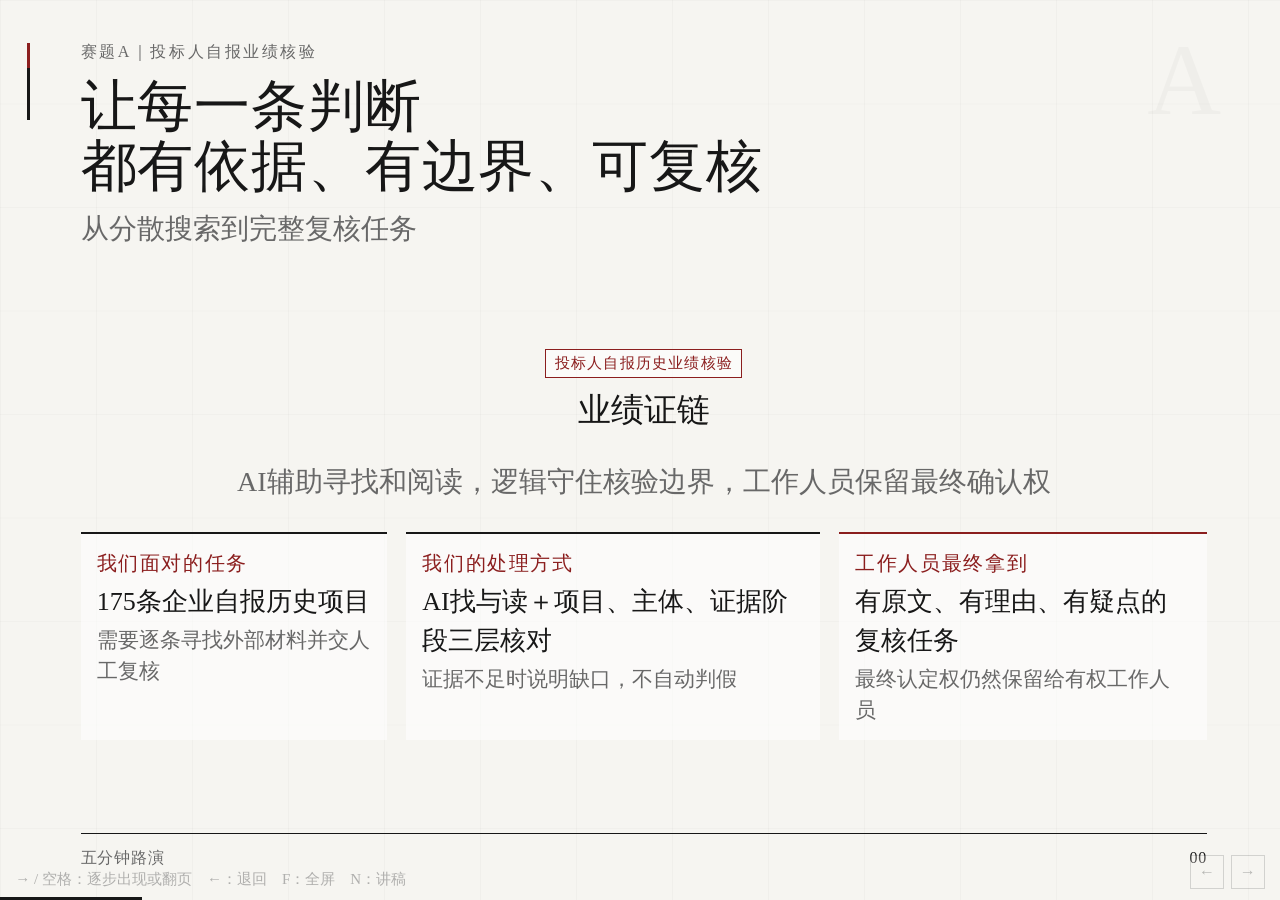
<file: index.html>
<!doctype html>
<html lang="zh-CN">
<head>
  <meta charset="utf-8" />
  <meta name="viewport" content="width=device-width, initial-scale=1" />
  <title>赛题A｜投标人自报业绩核验</title>
  <style>
    :root{--ink:#171717;--muted:#686868;--line:#b9b9b9;--paper:#f6f5f1;--card:#fff;--soft:#e9e8e3;--accent:#8b1e1e;--accent-soft:#efe4e1;--serif:"STFangsong","FangSong","Songti SC","Noto Serif CJK SC",serif}
    *{box-sizing:border-box}
    html,body{width:100%;height:100%;margin:0;overflow:hidden;background:#171717;color:var(--ink);font-family:var(--serif)}
    button{font:inherit}
    .deck{position:relative;width:100vw;height:100vh}
    .slide{position:absolute;inset:0;display:grid;grid-template-rows:auto 1fr auto;padding:4.7vh 6.3vw 3.5vh;background-color:var(--paper);background-image:linear-gradient(90deg,rgba(0,0,0,.025) 1px,transparent 1px),linear-gradient(rgba(0,0,0,.018) 1px,transparent 1px);background-size:7.5vw 100%,100% 11.5vh;opacity:0;visibility:hidden;transform:translateX(1.2%);transition:opacity .32s ease,transform .32s ease,visibility .32s}
    .slide.active{opacity:1;visibility:visible;transform:none;z-index:2}
    .slide::before{content:"";position:absolute;left:2.1vw;top:4.8vh;width:3px;height:8.5vh;background:linear-gradient(var(--accent) 0 32%,var(--ink) 32% 100%)}
    .slide::after{content:attr(data-mark);position:absolute;right:5vw;top:3.2vh;font-size:clamp(62px,8vw,150px);line-height:1;color:rgba(0,0,0,.028);letter-spacing:-.05em;pointer-events:none}
    .kicker{font-size:clamp(13px,1vw,19px);letter-spacing:.16em;color:var(--muted);margin-bottom:1.4vh}
    h1{font-size:clamp(38px,4vw,76px);font-weight:500;line-height:1.08;letter-spacing:.015em;margin:0}
    h2{font-size:clamp(25px,2.3vw,44px);font-weight:500;line-height:1.22;margin:0}
    p{margin:0;line-height:1.55}
    .lead{font-size:clamp(19px,1.5vw,30px);color:var(--muted);margin-top:1.3vh}
    .body{min-height:0;display:flex;align-items:center;padding:2.5vh 0 1.7vh}
    .footer{display:flex;align-items:center;justify-content:space-between;border-top:1px solid var(--ink);padding-top:1.5vh;font-size:clamp(11px,.78vw,15px);color:var(--muted);letter-spacing:.05em}
    .page-no{color:var(--ink)}
    .flow{width:100%;display:grid;grid-template-columns:repeat(5,1fr);gap:1.3vw;align-items:stretch}
    .step{position:relative;border-top:2px solid var(--ink);padding:2.5vh 1.05vw;background:rgba(255,255,255,.68);box-shadow:0 10px 28px rgba(0,0,0,.035)}
    .step:not(:last-child)::after{content:"→";position:absolute;right:-1.05vw;top:47%;font-size:1.5vw;color:var(--muted)}
    .num{font-size:clamp(12px,.85vw,16px);color:var(--muted);letter-spacing:.12em}
    .verb{font-size:clamp(30px,2.4vw,47px);margin:1.1vh 0 .7vh}
    .desc{font-size:clamp(16px,1.16vw,23px);color:var(--muted)}
    .conclusion{margin-top:2vh;text-align:center;font-size:clamp(22px,1.8vw,35px);letter-spacing:.025em}
    .conclusion strong,.lead strong,.bridge strong{color:var(--accent);font-weight:500}
    .eyebrow{display:inline-flex;align-items:center;margin-bottom:1.1vh;padding:.45vh .65vw;border:1px solid var(--accent);color:var(--accent);background:rgba(255,255,255,.6);font-size:clamp(12px,.8vw,15px);letter-spacing:.08em}
    .factbar{display:flex;justify-content:center;gap:1.2vw;margin-top:1.6vh;flex-wrap:wrap}
    .fact{border-left:2px solid var(--accent);padding:.6vh .9vw;text-align:left;background:rgba(255,255,255,.5);font-size:clamp(15px,1vw,20px);line-height:1.35}
    .fact small{display:block;color:var(--muted);font-size:.78em;margin-top:.25vh}
    .split{display:grid;grid-template-columns:1.8fr .8fr;gap:2.5vw;width:100%;align-items:stretch}
    .repeat{display:grid;grid-template-columns:repeat(3,1fr);gap:1.2vw;align-content:center}
    .repeat div{border-bottom:1px solid var(--line);padding:2vh .65vw;font-size:clamp(18px,1.38vw,27px)}
    .repeat small{display:block;color:var(--muted);font-size:.65em;margin-top:.45vh;line-height:1.35}
    .judgement{display:flex;flex-direction:column;justify-content:center;border:1px solid var(--ink);padding:2.2vw;background:#fff}
    .judgement .big{font-size:clamp(34px,3.3vw,64px);margin-bottom:1.5vh}
    .judgement p{font-size:clamp(17px,1.22vw,24px);color:var(--muted)}
    .slogan{text-align:center;font-size:clamp(23px,1.95vw,38px);margin-top:2.2vh}
    .cards{display:grid;grid-template-columns:repeat(3,1fr);gap:1.6vw;width:100%}
    .card{position:relative;border:1px solid var(--ink);background:#fff;padding:2.15vw;min-height:34vh;display:flex;flex-direction:column;box-shadow:0 16px 38px rgba(0,0,0,.045)}
    .card .index{font-size:clamp(12px,.85vw,16px);color:var(--muted);letter-spacing:.12em}
    .card h2{margin:1.3vh 0 1.6vh}
    .brand{display:inline-block;align-self:flex-start;border:1px solid var(--ink);border-left:4px solid var(--accent);padding:.55vh .65vw;margin-bottom:1.7vh;font-size:clamp(14px,1vw,19px)}
    .card p{font-size:clamp(16px,1.16vw,23px);color:var(--muted)}
    .card small{font-size:.74em;color:var(--muted);line-height:1.4}
    .result{margin-top:auto!important;color:var(--ink)!important;border-top:1px solid var(--line);padding-top:1.4vh}
    .bridge{margin-top:1.7vh;border-left:3px solid var(--ink);padding-left:1.2vw;font-size:clamp(19px,1.43vw,28px)}
    .bridge small{display:block;margin-top:.55vh;color:var(--muted);font-size:.68em;line-height:1.45}
    .transform{display:grid;grid-template-columns:.78fr 1.5fr .95fr;gap:1.5vw;width:100%;align-items:stretch}
    .panel{border:1px solid var(--ink);background:#fff;padding:1.7vw;display:flex;flex-direction:column}
    .panel-title{font-size:clamp(16px,1.1vw,22px);color:var(--muted);letter-spacing:.08em;margin-bottom:1.4vh}
    .claim{font-size:clamp(19px,1.38vw,27px);line-height:1.55}
    .chain{display:grid;grid-template-columns:repeat(5,1fr);gap:.55vw;align-items:center;margin:auto 0}
    .chain span{border-top:2px solid var(--ink);padding:1.3vh .35vw 0;text-align:center;font-size:clamp(16px,1.13vw,22px)}
    .outputs{display:grid;gap:.8vh;font-size:clamp(17px,1.2vw,24px)}
    .outputs span{border-bottom:1px solid var(--line);padding:.65vh 0}
    .principle{margin-top:1.3vh;display:grid;grid-template-columns:1fr 1fr;gap:1.3vw;font-size:clamp(17px,1.15vw,23px)}
    .principle div{border-top:1px solid var(--ink);padding-top:1.1vh}
    .principle div:last-child{border-top-color:var(--accent);color:var(--accent)}
    .logic-extra{display:grid;grid-template-columns:repeat(3,1fr);gap:1vw;margin-top:1.5vh;width:100%}
    .logic-extra div{padding:.85vh .75vw;background:rgba(255,255,255,.55);border-bottom:1px solid var(--line);font-size:clamp(14px,.96vw,19px);color:var(--muted)}
    .logic-extra b{color:var(--ink);font-weight:500}
    .stage-strip{display:grid;grid-template-columns:repeat(3,1fr);gap:1vw;margin-top:1.25vh;width:100%}
    .stage-item{position:relative;padding:.8vh .75vw .85vh;border-top:2px solid var(--ink);background:rgba(255,255,255,.62);font-size:clamp(14px,.93vw,18px);color:var(--muted)}
    .stage-item b{display:block;color:var(--ink);font-size:1.12em;font-weight:500;margin-bottom:.25vh}
    .stage-item:not(:last-child)::after{content:"→";position:absolute;right:-.85vw;top:35%;color:var(--accent)}
    .demo-frame{width:100%;border:1px solid var(--ink);background:#fff;padding:2.1vw;display:grid;grid-template-columns:.7fr 1.25fr 1fr;gap:1.3vw}
    .demo-col{border-right:1px solid var(--line);padding-right:1.3vw}
    .demo-col:last-child{border-right:0;padding-right:0}
    .demo-label{color:var(--muted);font-size:clamp(13px,.9vw,17px);margin-bottom:1.2vh}
    .demo-main{font-size:clamp(17px,1.2vw,23px);line-height:1.65}
    .status{display:inline-block;border:1px solid var(--accent);color:var(--accent);background:var(--accent-soft);padding:.5vh .65vw;margin-bottom:1.2vh}
    .matrix{width:100%;border-collapse:collapse;background:#fff;font-size:clamp(14px,.95vw,19px)}
    .matrix th,.matrix td{border:1px solid var(--ink);padding:1vh .65vw;text-align:center;font-weight:400}
    .matrix th:first-child,.matrix td:first-child{text-align:left;white-space:nowrap}
    .matrix thead th{background:var(--soft)}
    .matrix tr.ours td{border-top:2px solid var(--accent);border-bottom:2px solid var(--accent);font-weight:600;background:var(--accent-soft)}
    .cap{display:inline-block;min-width:4.1em;padding:.28vh .42vw;border:1px solid var(--line);background:#fff;line-height:1.25}
    .cap.main{border-color:var(--ink);color:var(--ink)}
    .cap.related{background:var(--soft);color:#4f4f4f}
    .cap.link{border-style:dashed;color:var(--muted)}
    .legend{font-size:clamp(12px,.85vw,17px);color:var(--muted);margin-top:1.2vh}
    .needs{width:100%;display:grid;grid-template-columns:repeat(5,1fr);gap:1vw}
    .need{border-top:2px solid var(--ink);padding:2vh .8vw;font-size:clamp(17px,1.2vw,24px);line-height:1.42;background:rgba(255,255,255,.5)}
    .need small{display:block;color:var(--muted);font-size:.72em;margin-top:.7vh;line-height:1.4}
    .closing{align-items:center;justify-content:center;text-align:center;flex-direction:column}
    .closing .mainline{font-size:clamp(27px,2.6vw,50px);line-height:1.35;max-width:72vw}
    .closing .ask{font-size:clamp(17px,1.35vw,27px);color:var(--muted);line-height:1.65;max-width:72vw;margin-top:3vh}
    .close-grid{display:grid;grid-template-columns:1fr 1fr 1.12fr;gap:1.3vw;width:100%;align-items:stretch;text-align:left}
    .close-block{border-top:2px solid var(--ink);padding:1.4vh 1vw;background:rgba(255,255,255,.64)}
    .close-block:last-child{border-top-color:var(--accent)}
    .close-block h2{font-size:clamp(19px,1.5vw,29px);margin-bottom:1vh}
    .close-block p{font-size:clamp(16px,1.13vw,22px);color:var(--muted);line-height:1.62}
    .close-ask{margin-top:2.2vh;padding:1.4vh 1.3vw;border-left:3px solid var(--accent);background:rgba(255,255,255,.58);font-size:clamp(19px,1.4vw,28px);line-height:1.52;text-align:left;max-width:100%}
    .context-strip{display:grid;grid-template-columns:1fr 1.2fr 1.15fr;gap:1vw;width:100%;margin-top:1.4vh}
    .context-item{padding:1vh .9vw;border-top:1px solid var(--ink);background:rgba(255,255,255,.56);font-size:clamp(15px,1.02vw,20px);line-height:1.42}
    .context-item b{display:block;margin-bottom:.3vh;color:var(--accent);font-weight:500}
    .context-item small{display:block;color:var(--muted);font-size:.76em;line-height:1.4}
    .cover-brief{display:grid;grid-template-columns:1fr 1.35fr 1.2fr;gap:1.2vw;width:min(78vw,1500px);margin-top:3.2vh;text-align:left}
    .cover-brief div{padding:1.15vh 1vw;border-top:2px solid var(--ink);background:rgba(255,255,255,.58);font-size:clamp(17px,1.18vw,23px);line-height:1.45}
    .cover-brief div:last-child{border-top-color:var(--accent)}
    .cover-brief b{display:block;margin-bottom:.45vh;color:var(--accent);font-weight:500;font-size:.78em;letter-spacing:.08em}
    .cover-brief small{display:block;margin-top:.35vh;color:var(--muted);font-size:.72em;line-height:1.4}
    .controls{position:fixed;right:1.2vw;bottom:1.2vh;z-index:9;display:flex;gap:.5vw;opacity:.28;transition:opacity .2s}
    .controls:hover{opacity:1}
    .controls button{width:34px;height:34px;border:1px solid #777;background:#f6f5f1;color:#171717;cursor:pointer}
    .progress{position:fixed;left:0;bottom:0;height:3px;background:#171717;z-index:8;transition:width .3s ease}
    .notes{position:fixed;left:2vw;right:2vw;bottom:2.7vh;z-index:12;background:rgba(20,20,20,.94);color:#fff;padding:1.2vh 1.2vw;font-family:var(--serif);font-size:clamp(14px,1vw,18px);line-height:1.55;display:none;box-shadow:0 10px 40px rgba(0,0,0,.28)}
    .notes.visible{display:block}
    .note{display:none}.note.active{display:block}
    .hint{position:fixed;left:1.2vw;bottom:1.25vh;z-index:9;color:#777;font-size:12px;opacity:.55}
    .fragment{opacity:0;transform:translateY(18px);filter:blur(2px);pointer-events:none;transition:opacity .42s ease,transform .42s cubic-bezier(.2,.75,.25,1),filter .42s ease}
    .fragment.revealed{opacity:1;transform:none;filter:none;pointer-events:auto}
    .fragment[data-effect="line"]{clip-path:inset(0 100% 0 0);opacity:1;transform:none;filter:none;transition:clip-path .55s ease}
    .fragment[data-effect="line"].revealed{clip-path:inset(0 0 0 0)}
    .pulse{animation:pulse 1.15s ease both}@keyframes pulse{0%{box-shadow:0 0 0 0 rgba(139,30,30,.22)}100%{box-shadow:0 0 0 14px rgba(139,30,30,0)}}
    @media(max-aspect-ratio:4/3){.slide{padding-left:4.7vw;padding-right:4.7vw}.flow,.cards,.needs{gap:.8vw}.transform{grid-template-columns:.75fr 1.4fr .9fr}}
    /* Projector legibility: sizes are tuned for a judging-room screen, not a laptop held at arm's length. */
    .kicker{font-size:clamp(16px,1.15vw,22px)}
    h1{font-size:clamp(46px,4.35vw,84px)}
    h2{font-size:clamp(30px,2.55vw,48px)}
    .lead{font-size:clamp(23px,1.7vw,34px)}
    .footer{font-size:clamp(14px,.9vw,17px)}
    .eyebrow{font-size:clamp(15px,.95vw,18px)}
    .desc{font-size:clamp(19px,1.28vw,26px)}
    .fact{font-size:clamp(18px,1.12vw,22px)}
    .repeat div{font-size:clamp(21px,1.52vw,30px)}
    .judgement p{font-size:clamp(20px,1.35vw,27px)}
    .card p{font-size:clamp(19px,1.28vw,25px)}
    .brand{font-size:clamp(17px,1.12vw,21px)}
    .bridge{font-size:clamp(22px,1.55vw,30px)}
    .panel-title{font-size:clamp(19px,1.22vw,24px)}
    .claim{font-size:clamp(22px,1.52vw,30px)}
    .chain span{font-size:clamp(18px,1.25vw,24px)}
    .outputs{font-size:clamp(20px,1.38vw,27px)}
    .principle{font-size:clamp(19px,1.28vw,25px)}
    .logic-extra div{font-size:clamp(17px,1.05vw,21px)}
    .stage-item{font-size:clamp(16px,1.02vw,20px)}
    .demo-label{font-size:clamp(16px,1vw,19px)}
    .demo-main{font-size:clamp(20px,1.35vw,26px)}
    .matrix{font-size:clamp(15px,1.03vw,20px)}
    .matrix th,.matrix td{padding:1.05vh .7vw}
    .legend{font-size:clamp(14px,.92vw,18px)}
    .need{font-size:clamp(20px,1.32vw,27px)}
    .close-block p{font-size:clamp(19px,1.25vw,25px)}
    .context-item{font-size:clamp(18px,1.12vw,22px)}
    .cover-brief div{font-size:clamp(19px,1.28vw,25px)}
    .hint{font-size:15px}
    /* Auditorium scale: remove the low desktop caps that stayed tiny on ultra-wide projectors. */
    .lead{font-size:clamp(28px,1.95vw,42px);line-height:1.48}
    .closing .ask{font-size:clamp(28px,1.9vw,40px);line-height:1.55}
    .cover-brief{width:min(88vw,1900px);gap:1.5vw}
    .cover-brief div{padding:1.5vh 1.25vw;font-size:clamp(26px,1.65vw,38px);line-height:1.5}
    .cover-brief small{font-size:.82em;line-height:1.48}
    .desc{font-size:clamp(23px,1.48vw,32px);line-height:1.5}
    .fact{font-size:clamp(22px,1.38vw,30px);line-height:1.45}
    .fact small{font-size:.82em;line-height:1.45}
    .repeat div{font-size:clamp(24px,1.65vw,34px)}
    .repeat small{font-size:.78em;line-height:1.45}
    .judgement p{font-size:clamp(24px,1.55vw,33px);line-height:1.55}
    .card p{font-size:clamp(23px,1.48vw,32px);line-height:1.55}
    .card small{font-size:.82em;line-height:1.45}
    .bridge{font-size:clamp(25px,1.65vw,34px);line-height:1.5}
    .bridge small{font-size:.78em;line-height:1.45}
    .panel-title{font-size:clamp(22px,1.42vw,30px)}
    .claim{font-size:clamp(26px,1.65vw,35px)}
    .chain span{font-size:clamp(21px,1.38vw,29px);line-height:1.4}
    .outputs{font-size:clamp(23px,1.5vw,32px)}
    .principle{font-size:clamp(22px,1.42vw,30px);line-height:1.5}
    .logic-extra div{font-size:clamp(20px,1.25vw,27px);line-height:1.45}
    .stage-item{font-size:clamp(19px,1.2vw,26px);line-height:1.45}
    .demo-label{font-size:clamp(19px,1.15vw,25px)}
    .demo-main{font-size:clamp(23px,1.5vw,32px);line-height:1.58}
    .matrix{font-size:clamp(18px,1.16vw,25px)}
    .matrix th,.matrix td{padding:1.1vh .72vw}
    .legend{font-size:clamp(17px,1.05vw,23px);line-height:1.5}
    .need{font-size:clamp(23px,1.48vw,32px);line-height:1.45}
    .need small{font-size:.8em;line-height:1.45}
    .close-block p{font-size:clamp(22px,1.4vw,30px);line-height:1.55}
    .close-ask{font-size:clamp(25px,1.6vw,34px)}
    .context-item{font-size:clamp(21px,1.32vw,29px)}
    .footer{font-size:clamp(16px,1vw,21px)}
    @media print{html,body{overflow:visible;background:#fff}.deck{height:auto}.slide{position:relative;width:100vw;height:56.25vw;page-break-after:always;opacity:1;visibility:visible;transform:none}.fragment{opacity:1!important;transform:none!important;filter:none!important;clip-path:none!important}.controls,.progress,.hint,.notes{display:none!important}}
  </style>
</head>
<body>
  <main class="deck" aria-label="赛题A五分钟路演">
    <section class="slide active" data-title="封面" data-mark="A" data-static><header><div class="kicker">赛题A｜投标人自报业绩核验</div><h1>让每一条判断<br>都有依据、有边界、可复核</h1><p class="lead">从分散搜索到完整复核任务</p></header><div class="body closing"><div class="eyebrow fragment" data-start>投标人自报历史业绩核验</div><p class="mainline fragment">业绩证链</p><p class="ask fragment">AI辅助寻找和阅读，逻辑守住核验边界，工作人员保留最终确认权</p><div class="cover-brief"><div><b>我们面对的任务</b>175条企业自报历史项目<small>需要逐条寻找外部材料并交人工复核</small></div><div><b>我们的处理方式</b>AI找与读＋项目、主体、证据阶段三层核对<small>证据不足时说明缺口，不自动判假</small></div><div><b>工作人员最终拿到</b>有原文、有理由、有疑点的复核任务<small>最终认定权仍然保留给有权工作人员</small></div></div></div><footer class="footer"><span>五分钟路演</span><span class="page-no">00</span></footer></section>

    <section class="slide" data-title="人工流程" data-mark="01"><header><div class="kicker">01｜问题背景</div><h1>一条业绩，人工怎么核？</h1><p class="lead">从公司名和项目名开始，逐步找到材料、完成判断并留下记录</p></header><div class="body" style="flex-direction:column;justify-content:center"><div class="flow"><div class="step fragment" data-group="input"><div class="num">01</div><div class="verb">拿</div><div class="desc">公司名称<br>自报项目</div></div><div class="step fragment" data-group="search"><div class="num">02</div><div class="verb">搜</div><div class="desc">组合关键词<br>查公告和材料</div></div><div class="step fragment" data-group="search"><div class="num">03</div><div class="verb">看</div><div class="desc">阅读网页正文<br>逐个打开附件</div></div><div class="step fragment" data-group="judge"><div class="num">04</div><div class="verb">判</div><div class="desc">核项目、核主体<br>区分证据阶段</div></div><div class="step fragment" data-group="judge"><div class="num">05</div><div class="verb">记</div><div class="desc">保存原文来源<br>写明疑点和缺口</div></div></div><div class="factbar fragment" data-group="close"><div class="fact">项目关系<small>是不是同一个项目</small></div><div class="fact">主体关系<small>是不是同一家企业</small></div><div class="fact">证据阶段<small>中标、合同还是验收</small></div></div><p class="conclusion fragment" data-group="close"><strong>175条业绩</strong>，就要逐条走完这套流程。</p></div><footer class="footer"><span>问题背景</span><span class="page-no">01</span></footer></section>

    <section class="slide" data-title="重复劳动" data-mark="02"><header><div class="kicker">02｜核心痛点</div><h1>专业判断，困在重复里</h1><p class="lead">真正开始判断之前，还要先完成大量<strong>低价值、高重复</strong>的准备工作</p></header><div class="body" style="flex-direction:column"><div class="split"><div class="repeat"><div class="fragment" data-group="search">想搜索词<small>公司简称、项目别名</small></div><div class="fragment" data-group="search">换网站找<small>不同平台来回切换</small></div><div class="fragment" data-group="search">从结果里挑<small>排除无关和重复网页</small></div><div class="fragment" data-group="read">打开网页和附件<small>正文、PDF、扫描材料</small></div><div class="fragment" data-group="read">从长文里找信息<small>项目、企业、日期、阶段</small></div><div class="fragment" data-group="read">记录链接与疑点<small>为后续复核留下依据</small></div></div><div class="judgement fragment"><div class="big">人工判断</div><p>证据够不够？<br>哪里存疑？<br>下一步怎么办？</p></div></div><p class="slogan fragment">让技术承担重复，<strong style="color:var(--accent);font-weight:500">让专业价值回归判断。</strong></p></div><footer class="footer"><span>核心痛点</span><span class="page-no">02</span></footer></section>

    <section class="slide" data-title="现有工具" data-mark="03"><header><div class="kicker">03｜市场现状</div><h1>工具不少，流程仍靠人串</h1><p class="lead">代表性产品分别解决核验过程中的一个动作，但<strong>没有自然形成同一条任务</strong></p></header><div class="body" style="flex-direction:column"><div class="cards"><article class="card fragment"><div class="index">01｜找公告</div><h2>候选材料在哪里？</h2><div class="brand">剑鱼标讯</div><p>根据公司名或项目名，搜索相关招中标公告。</p><p class="result">得到：候选网页<br><small>还要判断项目名称、编号和包组能否对应</small></p></article><article class="card fragment"><div class="index">02｜核企业</div><h2>是不是这家公司？</h2><div class="brand">企查查</div><p>查询企业全称、曾用名和关联关系。</p><p class="result">得到：企业信息<br><small>还要与公告中的供应商、联合体和历史名称对齐</small></p></article><article class="card fragment"><div class="index">03｜查标书</div><h2>已有文件有没有问题？</h2><div class="brand">标桥AI</div><p>检查已有招投标文件中的缺项、响应和异常。</p><p class="result">得到：文件检查结果<br><small>前提是工作人员已经拿到并上传相关文件</small></p></article></div><div class="factbar fragment"><div class="fact">候选网页<small>材料入口</small></div><div class="fact">企业信息<small>主体入口</small></div><div class="fact">文件检查结果<small>文档入口</small></div></div><p class="bridge fragment"><strong>流程断点：</strong>三份结果仍然是分开的，工作人员还要反复复制、切换、比对和整理，才能形成一条可复核记录。<small>完整核验还必须同时回答：是不是同一项目、是不是同一主体、证据到了哪个阶段、为什么得出当前结论。</small></p></div><footer class="footer"><span>市场现状</span><span class="page-no">03</span></footer></section>

    <section class="slide" data-title="核验逻辑" data-mark="04"><header><div class="kicker">04｜解决方案</div><h1>一句自报，变成一条可复核记录</h1><p class="lead">系统不是搜到网页就结束，而是继续完成<strong>核对、解释和人工交接</strong></p></header><div class="body" style="flex-direction:column"><div class="transform"><div class="panel fragment"><div class="panel-title">输入｜企业自报</div><p class="claim">投标公司<br>＋<br>自报项目</p><p class="result">只有一句声明<br>没有现成结论</p></div><div class="panel fragment"><div class="panel-title">处理｜核验过程</div><div class="chain"><span>找材料</span><span>读原文</span><span>对项目</span><span>核企业</span><span>标疑点</span></div></div><div class="panel fragment"><div class="panel-title">输出｜复核任务</div><div class="outputs"><span>当前结论</span><span>原文依据</span><span>信息来源</span><span>缺少什么</span><span>下一步处理</span></div></div></div><div class="logic-extra fragment"><div><b>项目层</b><br>名称、编号、包组是否一致</div><div><b>主体层</b><br>全称、曾用名、联合体是否对应</div><div><b>证据层</b><br>中标、合同、验收分别证明什么</div></div><div class="stage-strip fragment"><div class="stage-item"><b>中标公告</b>证明被选中，只作为进一步核查线索</div><div class="stage-item"><b>合同材料</b>支持曾经开展，但不能单独证明完成</div><div class="stage-item"><b>验收／履约</b>支持已经完成，仍由工作人员最终确认</div></div><div class="principle fragment"><div>AI负责找、读和解释；确定性逻辑守住项目、主体和证据阶段的边界。</div><div>证据不够，就说明缺口并转人工，而不是自动判假。</div></div></div><footer class="footer"><span>解决方案</span><span class="page-no">04</span></footer></section>

    <section class="slide" data-title="平台演示" data-mark="05"><header><div class="kicker">05｜平台演示</div><h1>用一条记录，证明整条链路</h1><p class="lead">平台负责证明我们真的做出来了：<strong>每条结论都能回到原文</strong></p></header><div class="body" style="flex-direction:column"><div class="demo-frame"><div class="demo-col fragment"><div class="demo-label">01｜输入声明</div><p class="demo-main">投标公司<br>某科技有限公司<br><br>自报项目<br>某政务服务平台建设项目</p></div><div class="demo-col fragment"><div class="demo-label">02｜系统保留</div><p class="demo-main">候选材料与来源<br>关键原文引句<br>项目与企业对应关系<br>证据所在阶段<br>缺失材料与疑点</p></div><div class="demo-col fragment"><div class="demo-label">03｜当前结论</div><span class="status">支持曾开展</span><p class="demo-main">现有材料只到合同阶段<br><br>尚不能证明已经完成<br>仍需验收材料</p></div></div><div class="factbar fragment"><div class="fact">合同能够支持<small>存在明确履约关系、可支持曾开展</small></div><div class="fact">合同不能代替<small>验收或履约完成材料</small></div><div class="fact">系统必须说明<small>为什么停在当前阶段</small></div></div></div><footer class="footer"><span>约一分钟稳定案例</span><span class="page-no">05</span></footer></section>

    <section class="slide" data-title="横向对比" data-mark="06"><header><div class="kicker">06｜差异化</div><h1>找到材料，只是核验的开始</h1><p class="lead">不比较宣传口号，只比较一条自报业绩<strong>能不能走到人工复核</strong></p></header><div class="body" style="flex-direction:column;justify-content:center"><div class="eyebrow fragment">公开能力横向比较｜以本核验场景为边界</div><table class="matrix fragment" data-effect="line"><thead><tr><th>代表产品</th><th>找公开公告</th><th>核企业关系</th><th>读取关键原文</th><th>判断证据阶段</th><th>说明理由与缺口</th><th>形成复核任务</th></tr></thead><tbody><tr><td>剑鱼标讯</td><td><span class="cap main">主要能力</span></td><td><span class="cap related">相关能力</span></td><td><span class="cap related">相关能力</span></td><td><span class="cap link">仍需衔接</span></td><td><span class="cap link">仍需衔接</span></td><td><span class="cap link">仍需衔接</span></td></tr><tr><td>企查查</td><td><span class="cap related">相关能力</span></td><td><span class="cap main">主要能力</span></td><td><span class="cap related">相关能力</span></td><td><span class="cap link">仍需衔接</span></td><td><span class="cap link">仍需衔接</span></td><td><span class="cap link">仍需衔接</span></td></tr><tr><td>标桥AI</td><td><span class="cap link">非主要场景</span></td><td><span class="cap related">相关能力</span></td><td><span class="cap main">主要能力</span></td><td><span class="cap related">面向已有文件</span></td><td><span class="cap related">检查结果</span></td><td><span class="cap link">仍需衔接</span></td></tr><tr class="ours"><td>我们的平台</td><td>流程组成</td><td>流程组成</td><td>流程组成</td><td>核心能力</td><td>核心能力</td><td>核心输出</td></tr></tbody></table><p class="legend fragment">“主要能力”表示该产品公开定位中的重点；“相关能力”表示公开资料中有所涉及；“仍需衔接”表示在本核验场景中仍要依靠人工或其他工具继续处理。<br>注：公开资料未说明，不等于产品绝对没有该能力。</p><div class="factbar fragment"><div class="fact">单点工具<small>交付一段能力或一份结果</small></div><div class="fact">我们的平台<small>把分散结果组织成连续复核流程</small></div></div><p class="conclusion fragment">优势不在多一个功能，而在<strong>把反复人工拼接变成一条连续流程。</strong></p></div><footer class="footer"><span>差异化</span><span class="page-no">06</span></footer></section>

    <section class="slide" data-title="落地条件" data-mark="07"><header><div class="kicker">07｜成熟与落地</div><h1>从原型走向正式应用，还需要什么？</h1><p class="lead">以下是根据公开资料归纳的正式建设条件，不代表已获主办方承诺</p></header><div class="body" style="flex-direction:column;justify-content:center"><div class="needs"><div class="need fragment" data-group="id">企业信用代码<br>项目编号<small>提高主体和项目匹配确定性</small></div><div class="need fragment" data-group="material">可授权的合同<br>验收材料<small>更准确区分曾开展与已完成</small></div><div class="need fragment" data-group="material">少量人工<br>核验样本<small>才能计算真实业务准确率</small></div><div class="need fragment" data-group="deploy">稳定官方来源<br>数据接口<small>提高覆盖率、减少链接失效</small></div><div class="need fragment" data-group="deploy">权限、日志<br>安全环境<small>满足正式业务部署与追溯</small></div></div><div class="factbar fragment" data-group="close"><div class="fact">资源有限时<small>公开资料初筛＋人工复核队列</small></div><div class="fact">条件逐步具备后<small>提高覆盖率、稳定性与自动化程度</small></div></div><p class="conclusion fragment" data-group="close">增加资源，提升的是<strong>覆盖率和自动化程度</strong>，不需要推翻现有逻辑链。</p></div><footer class="footer"><span>成熟与落地</span><span class="page-no">07</span></footer></section>

    <section class="slide" data-title="结尾" data-mark="08"><header><div class="kicker">结语</div><h1>信息有限，也能先把核验做得安全、清楚</h1><p class="lead">我们先建立可解释、可交接的初步流程；未来增加数据和授权，不需要推翻现有逻辑链</p></header><div class="body" style="flex-direction:column;justify-content:center"><div class="close-grid"><div class="close-block fragment"><h2>我们已经做到</h2><p>把企业自报、候选材料、原文依据、当前结论和待补信息，整理成同一条复核任务。</p></div><div class="close-block fragment"><h2>我们坚持边界</h2><p>AI不直接裁定真假；证据不到不越级；主体复杂、字段冲突或材料不足时转人工。</p></div><div class="close-block fragment"><h2>问答可以继续看</h2><p>每条结论对应哪段原文；为什么停在中标、合同或验收阶段；175条任务如何分类并进入人工队列。</p></div></div><p class="close-ask fragment">如果各位还想进一步了解，我们可以在问答环节直接展示每条结论对应的原文、系统为什么停在当前证据阶段，以及175条任务怎样进行分类和人工复核。</p></div><footer class="footer"><span>感谢各位评委</span><span class="page-no">08</span></footer></section>
  </main>

  <div class="notes" aria-live="polite">
    <div class="note active">开场：各位评委好，我们关注的是投标评审中一个很具体的问题：企业自报的历史项目，工作人员怎样快速核实，而且每一步都能说明依据。</div>
    <div class="note">主办方给出了175条“投标公司加自报项目”。核查人员需要拿着公司名和项目名搜索、阅读、核对证据阶段并留下记录。175条业绩，都要逐条走完这套流程。</div>
    <div class="note">真正需要经验的是判断证据够不够、哪里存疑。但判断之前还有大量搜索、翻页、摘录和整理。我们希望让技术承担重复，让专业人员专注判断。</div>
    <div class="note">剑鱼标讯给出候选网页，企查查给出企业信息，标桥AI给出已有文件的检查结果。它们各自有价值，但三份结果仍需工作人员手工拼成一条复核记录。</div>
    <div class="note">我们的平台继续往后完成项目、主体和证据阶段核对。交付的不是“真或假”，而是带当前结论、原文、来源、缺口和下一步处理的复核任务。</div>
    <div class="note">平台只演示一条稳定案例：材料只到合同，因此停在“支持曾开展”，同时提示尚不能证明完成、需要验收材料。突出系统有边界，不替人拍板。</div>
    <div class="note">代表性产品擅长单点能力，我们围绕一条自报业绩形成完整复核任务。优势不在多一个功能，而在少一次人工拼接。</div>
    <div class="note">为了产品成熟和正式落地，我们还需要更完整的标识、授权材料、人工样本、稳定数据来源和安全部署环境。快速带过，不展开。</div>
    <div class="note">使用选定结尾原文，语速放慢。说完停顿，看向评委，进入问答。</div>
  </div>
  <div class="hint">→ / 空格：逐步出现或翻页　←：退回　F：全屏　N：讲稿</div>
  <div class="controls"><button id="prev" aria-label="上一页">←</button><button id="next" aria-label="下一页">→</button></div>
  <div class="progress" aria-hidden="true"></div>
  <script>
    const slides=[...document.querySelectorAll('.slide')], notes=[...document.querySelectorAll('.note')];
    const progress=document.querySelector('.progress'); let index=0;
    function currentFragments(){return [...slides[index].querySelectorAll('.fragment')]}
    function show(next,all=false){
      index=Math.max(0,Math.min(slides.length-1,next));
      slides.forEach((s,i)=>s.classList.toggle('active',i===index));
      notes.forEach((n,i)=>n.classList.toggle('active',i===index));
      const staticSlide=slides[index].hasAttribute('data-static')||index===4;
      currentFragments().forEach(f=>f.classList.toggle('revealed',all||staticSlide||f.hasAttribute('data-start')));
      progress.style.width=((index+1)/slides.length*100)+'%';
      document.title=slides[index].dataset.title+'｜赛题A路演';
    }
    function sameGroup(seed){const g=seed?.dataset.group;return g?currentFragments().filter(f=>f.dataset.group===g):[seed]}
    function advance(){const next=currentFragments().find(f=>!f.classList.contains('revealed'));if(next){sameGroup(next).forEach(f=>{f.classList.add('revealed','pulse');setTimeout(()=>f.classList.remove('pulse'),1150)})}else if(index<slides.length-1)show(index+1)}
    function retreat(){const shown=currentFragments().filter(f=>f.classList.contains('revealed')&&!f.hasAttribute('data-start'));if(shown.length){sameGroup(shown.at(-1)).forEach(f=>f.classList.remove('revealed'))}else if(index>0)show(index-1,true)}
    function fullscreen(){if(!document.fullscreenElement)document.documentElement.requestFullscreen?.();else document.exitFullscreen?.()}
    document.getElementById('prev').onclick=retreat;document.getElementById('next').onclick=advance;
    document.addEventListener('keydown',e=>{if(['ArrowRight','PageDown',' ','Enter'].includes(e.key)){e.preventDefault();advance()}else if(['ArrowLeft','PageUp','Backspace'].includes(e.key)){e.preventDefault();retreat()}else if(e.key.toLowerCase()==='f')fullscreen();else if(e.key.toLowerCase()==='n')document.querySelector('.notes').classList.toggle('visible');else if(e.key==='Home')show(0);else if(e.key==='End')show(slides.length-1,true)});
    let startX=0;document.addEventListener('touchstart',e=>startX=e.touches[0].clientX,{passive:true});document.addEventListener('touchend',e=>{const d=e.changedTouches[0].clientX-startX;if(Math.abs(d)>50)(d<0?advance():retreat())},{passive:true});show(0);
  </script>
</body>
</html>
</file>
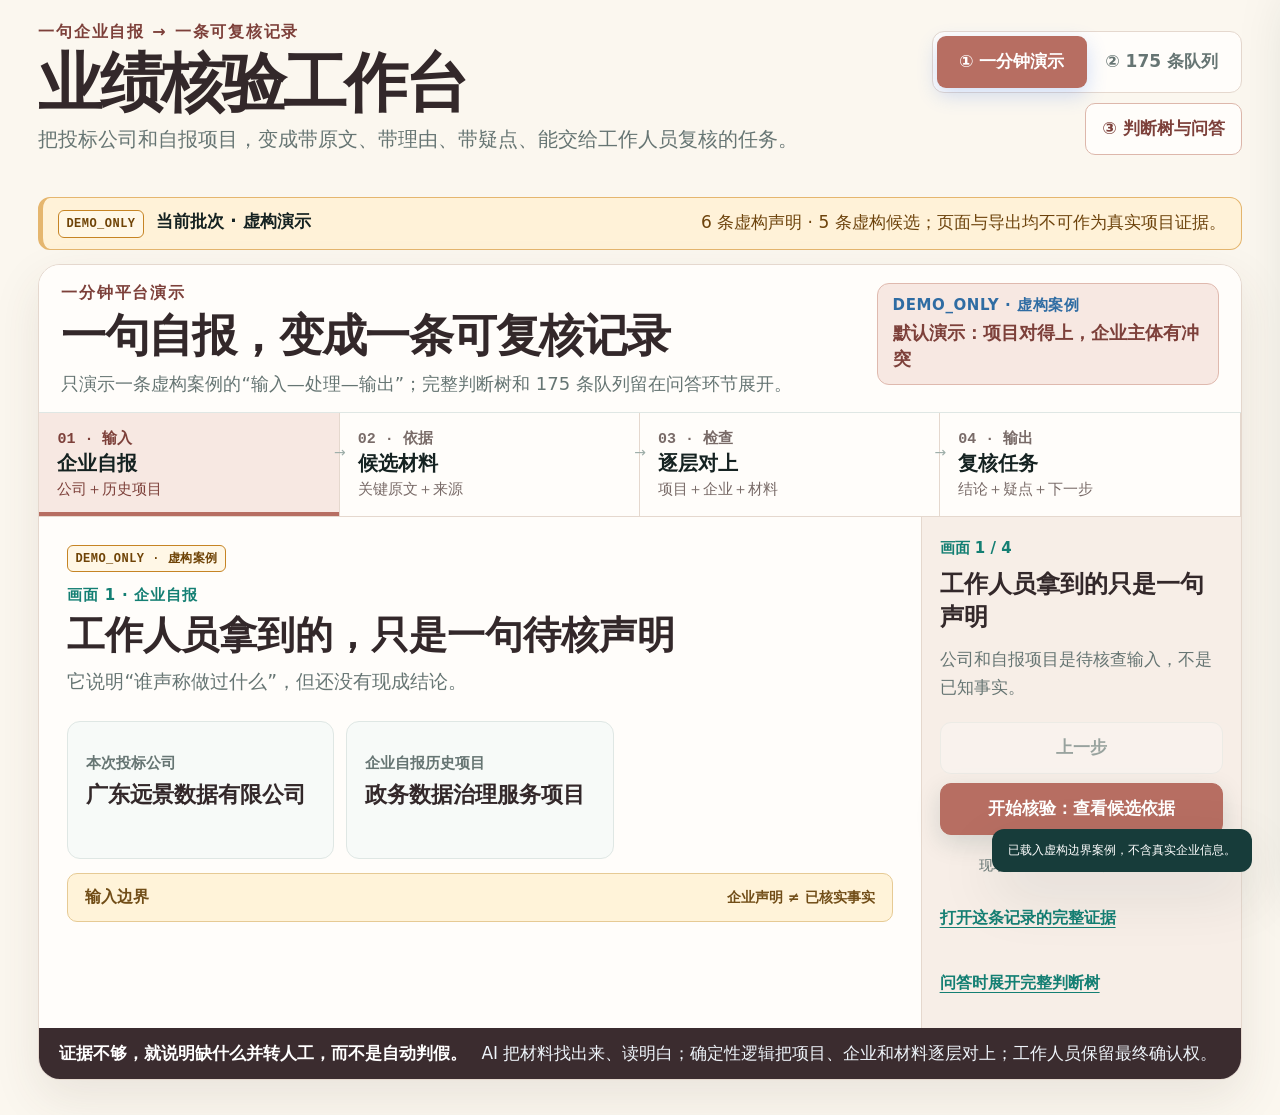
<file: platform/index.html>
<!doctype html>
<html lang="zh-CN">
  <head>
    <meta charset="UTF-8" />
    <meta name="viewport" content="width=device-width, initial-scale=1.0" />
    <meta name="description" content="投标业绩证据核验工作台——核对同一项目、同一主体与证据阶段。" />
    <title>业绩核验工作台</title>
    <link rel="icon" type="image/png" href="./assets/evidence-verification-favicon.png" />
    <link rel="stylesheet" href="./styles.css?v=leader-clean-20260815" />
    <link rel="stylesheet" href="./theme-v3.css?v=20260816-finalalign" />
  </head>
  <body class="leader-home">
    <div class="app-shell">
      <aside class="sidebar">
        <div class="brand">
          <div class="brand-mark"><img src="./assets/evidence-verification-logo.png" alt="" /></div>
          <div>
            <div class="brand-title">业绩核验工作台</div>
            <div class="brand-subtitle">投标业绩真实性初筛与证据核验</div>
          </div>
        </div>

        <div class="local-badge">
          <span class="pulse"></span>
          本地运行 · 数据不自动上传
        </div>

        <nav class="nav-list" aria-label="工作台导航">
          <button class="nav-item active" data-section="workspace">
            <span>01</span> 批量核验
          </button>
          <button class="nav-item" data-section="data">
            <span>02</span> 数据质量
          </button>
          <button class="nav-item" data-section="rules">
            <span>03</span> 核验口径
          </button>
          <button class="nav-item" data-section="validation">
            <span>04</span> 产品研发与数据说明
          </button>
        </nav>

        <div class="boundary-card">
          <div class="eyebrow">系统边界</div>
          <p>不把“网上没搜到”判成虚假，也不把“中标”写成“已经履约”。</p>
        </div>

        <div class="sidebar-footer">
          <span>顺德区政数局赛题 A</span>
          <span>黑客松 MVP · v0.3.0</span>
        </div>
      </aside>

      <main class="main-content">
        <section id="leader-screen" class="leader-screen" aria-labelledby="leader-screen-title">
          <header class="leader-nav">
            <a class="leader-brand" href="./index.html" aria-label="业绩核验工作台首页">
              <span><img src="./assets/evidence-verification-logo.png" alt="" /></span>
              <div><strong>业绩核验工作台</strong><small>DEMO_ONLY · 虚构案例</small></div>
            </a>
            <nav aria-label="深度功能入口">
              <a href="./logic-sandbox.html">问答判断树</a>
              <a href="./staff-shell.html">工作人员入口</a>
            </nav>
          </header>

          <div class="leader-hero">
            <div>
              <h1 id="leader-screen-title">一句企业自报，变成一条可复核记录</h1>
              <p>系统把分散材料整理成带来源、理由和下一步的复核任务。</p>
            </div>
          </div>

          <section id="leader-demo-board" class="leader-demo-board" data-demo-state="ready" aria-label="企业自报转化为复核任务的演示">
            <article class="leader-input-card">
              <div class="leader-card-label">企业自报</div>
              <dl>
                <div><dt>投标公司</dt><dd>广东远景数据有限公司</dd></div>
                <div><dt>自报项目</dt><dd>政务数据治理服务项目</dd></div>
              </dl>
              <p>这只是一句声明，还不是事实结论。</p>
            </article>

            <div class="leader-process">
              <div class="leader-process-title">
                <div><span>声明证据轨道</span><strong id="leader-demo-status">等待演示</strong></div>
                <button id="leader-run-demo" class="button primary" type="button">第一步：找候选材料</button>
              </div>
              <ol>
                <li data-leader-step="1"><strong>找到候选</strong></li>
                <li data-leader-step="2"><strong>读出原文</strong></li>
                <li data-leader-step="3"><strong>项目一致</strong></li>
                <li data-leader-step="4"><strong>主体冲突</strong></li>
                <li data-leader-step="5"><strong>转人工</strong></li>
              </ol>
              <div class="leader-source-strip">
                <span>原文依据 · 中标结果公告</span>
                <blockquote>“项目编号相同，但供应商主体编号不同。”</blockquote>
                <div><small>虚构政务采购平台 · DEMO_ONLY</small><a href="./logic-sandbox.html">查看完整依据 →</a></div>
              </div>
            </div>

            <article class="leader-output-card">
              <div class="leader-card-label">复核任务</div>
              <div class="leader-result-state"><span>当前结论</span><strong>转人工复核</strong></div>
              <dl>
                <div><dt>判断理由</dt><dd>项目编号一致，企业信用代码不同</dd></div>
                <div><dt>信息来源</dt><dd>中标结果公告</dd></div>
                <div><dt>证据阶段</dt><dd>当前仅到中标线索</dd></div>
                <div><dt>下一步</dt><dd>核对更名或主体桥接材料</dd></div>
              </dl>
            </article>
          </section>

          <div class="leader-principle-band" aria-label="AI、逻辑和人工的分工与系统边界">
            <p><strong>AI</strong> 找和读；<strong>逻辑</strong> 核项目、主体与证据阶段；<strong>工作人员</strong> 最终确认。</p>
            <p>没搜到 ≠ 虚假 · 中标 ≠ 履约 · 合同 ≠ 验收</p>
          </div>
        </section>

        <header class="topbar">
          <div>
            <div class="eyebrow">一句企业自报 → 一条可复核记录</div>
            <h1>业绩核验工作台</h1>
            <p class="lede">把投标公司和自报项目，变成带原文、带理由、带疑点、能交给工作人员复核的任务。</p>
          </div>
          <div class="topbar-controls">
            <div class="mode-switch" role="group" aria-label="切换展示模式">
              <button id="roadshow-mode-btn" class="mode-button active" type="button" aria-pressed="true">① 一分钟演示</button>
              <button id="workbench-mode-btn" class="mode-button" type="button" aria-pressed="false">② 175 条队列</button>
            </div>
            <button id="qa-toolbox-btn" class="qa-launch-button" type="button">③ 判断树与问答</button>
            <div class="top-actions">
              <button id="load-official-catalog-btn" class="button catalog">载入官网候选目录（研究版）</button>
              <button id="load-demo-btn" class="button ghost">重载虚构演示</button>
              <button id="export-json-btn" class="button secondary" disabled>导出当前筛选 JSON</button>
              <button id="export-btn" class="button primary" disabled>导出当前筛选核验表</button>
            </div>
          </div>
        </header>

        <div class="platform-howto" aria-label="平台使用说明">
          <strong>第一次打开，按这三个入口使用：</strong>
          <span><b>主讲</b> 点 01—04，走完一条业绩</span>
          <span><b>批量</b> 切到 175 条队列，看任务分流</span>
          <span><b>问答</b> 打开判断树，看每个停止条件</span>
        </div>

        <div id="dataset-context" class="dataset-context" data-mode="empty" role="status" aria-live="polite">
          <strong>当前批次 · 尚未导入</strong>
          <span>导入真实数据或载入虚构演示后，这里会持续显示批次来源。</span>
        </div>

        <section id="workspace-section" class="section active-section">
          <section id="roadshow-console" class="roadshow-console" aria-labelledby="roadshow-title">
            <div class="roadshow-heading">
              <div>
                <div class="eyebrow">一分钟平台演示</div>
                <h2 id="roadshow-title">一句自报，变成一条可复核记录</h2>
                <p>只演示一条虚构案例的“输入—处理—输出”；完整判断树和 175 条队列留在问答环节展开。</p>
              </div>
              <div class="demo-focus-badge">
                <span>DEMO_ONLY · 虚构案例</span>
                <strong>默认演示：项目对得上，企业主体有冲突</strong>
              </div>
            </div>

            <ol id="roadshow-steps" class="roadshow-steps" aria-label="四个演示画面">
              <li><button class="roadshow-step active" type="button" data-roadshow-step="0" aria-current="step"><span>01 · 输入</span><strong>企业自报</strong><small>公司＋历史项目</small></button></li>
              <li><button class="roadshow-step" type="button" data-roadshow-step="1"><span>02 · 依据</span><strong>候选材料</strong><small>关键原文＋来源</small></button></li>
              <li><button class="roadshow-step" type="button" data-roadshow-step="2"><span>03 · 检查</span><strong>逐层对上</strong><small>项目＋企业＋材料</small></button></li>
              <li><button class="roadshow-step" type="button" data-roadshow-step="3"><span>04 · 输出</span><strong>复核任务</strong><small>结论＋疑点＋下一步</small></button></li>
            </ol>

            <div class="roadshow-stage-shell">
              <div id="roadshow-stage" class="roadshow-stage" aria-live="polite" tabindex="-1"></div>
              <aside class="roadshow-controls" aria-label="路演步骤控制">
                <div>
                  <span id="roadshow-progress-label">画面 1 / 4</span>
                  <strong id="roadshow-progress-title">工作人员拿到的只是一句声明</strong>
                  <p id="roadshow-progress-note">先把公司和自报项目变成一条待核查任务。</p>
                </div>
                <div class="roadshow-control-buttons">
                  <button id="roadshow-prev" class="button ghost" type="button" disabled>上一步</button>
                  <button id="roadshow-next" class="button primary" type="button">开始核验：查看候选依据</button>
                </div>
                <small class="keyboard-hint">现场演示可按 ← → 切换四个画面</small>
                <button id="open-active-detail" class="text-button" type="button">打开这条记录的完整证据</button>
                <button id="open-qa-from-demo" class="text-button muted-link" type="button">问答时展开完整判断树</button>
              </aside>
            </div>

            <div class="roadshow-boundary">
              <strong>证据不够，就说明缺什么并转人工，而不是自动判假。</strong>
              <span>AI 把材料找出来、读明白；确定性逻辑把项目、企业和材料逐层对上；工作人员保留最终确认权。</span>
            </div>
          </section>

          <div id="staff-workbench" class="staff-workbench" hidden>
          <div class="privacy-note">
            <div class="privacy-icon">✓</div>
            <div>
              <strong>证据核验助理，不是“造假裁判”</strong>
              <span>所有非灰色结论必须附来源；复杂关系统一转人工。</span>
            </div>
          </div>

          <div id="official-catalog-banner" class="official-catalog-banner" hidden>
            <div>
              <div class="eyebrow">175 条官网来源目录 · 研究版</div>
              <strong id="official-catalog-summary-title">175 条均有查询记录；57 条为“可靠官方候选目录覆盖”，不是事实支持</strong>
              <span id="official-catalog-summary-detail">349 个去重官网链接已编目；175 条最终仍全部需有权人员确认。中标材料不单独证明已开展或已完成。</span>
            </div>
            <div class="catalog-banner-actions">
              <span id="official-catalog-load-state">尚未载入工作台</span>
              <a href="../research/official_source_catalog_175/reports/report.html" target="_blank" rel="noopener noreferrer">打开独立 HTML 目录 ↗</a>
            </div>
          </div>

          <div class="import-grid">
            <article class="import-card">
              <div class="step-number">1</div>
              <div class="import-copy">
                <div class="eyebrow">待核查声明</div>
                <h2>导入投标人业绩</h2>
                <p>支持 UTF-8 JSON、JSONL，以及带表头的 CSV。</p>
                <div class="file-status" id="claims-file-status">尚未导入</div>
              </div>
              <label class="button secondary file-button">
                选择文件
                <input id="claims-file" type="file" accept=".json,.jsonl,.ndjson,.csv,text/csv,application/json" />
              </label>
            </article>

            <article class="import-card">
              <div class="step-number">2</div>
              <div class="import-copy">
                <div class="eyebrow">候选公开记录</div>
                <h2>导入公告数据</h2>
                <p>约 4,000 条记录从这里接入；第三方数据默认只作候选目录。</p>
                <div class="file-status" id="notices-file-status">尚未导入</div>
              </div>
              <label class="button secondary file-button">
                选择文件
                <input id="notices-file" type="file" accept=".json,.jsonl,.ndjson,.csv,text/csv,application/json" />
              </label>
            </article>

            <article class="run-card">
              <div>
                <div class="eyebrow">规则初筛</div>
                <h2>生成候选与证据状态</h2>
                <p>项目匹配、企业主体和证据阶段分别判断。</p>
              </div>
              <button id="run-btn" class="button accent" disabled>开始批量核验</button>
            </article>
          </div>

          <div id="quality-alert" class="quality-alert hidden"></div>

          <div id="work-queue" class="metric-grid queue-grid" aria-label="工作人员五类任务队列">
            <button class="metric-card queue-card completed" type="button" data-work-queue="completed">
              <span>已完成候选</span>
              <strong id="metric-completed">0</strong>
              <small>事实支持＋验收；仍待人工确认</small>
            </button>
            <button class="metric-card queue-card conducted" type="button" data-work-queue="conducted">
              <span>曾开展候选</span>
              <strong id="metric-conducted">0</strong>
              <small>事实支持＋合同；待补验收</small>
            </button>
            <button class="metric-card queue-card award-only" type="button" data-work-queue="award_only">
              <span>仅中标线索</span>
              <strong id="metric-award-only">0</strong>
              <small>仅证明被选中，不证明开展</small>
            </button>
            <button class="metric-card queue-card manual" type="button" data-work-queue="manual">
              <span>疑点待人工</span>
              <strong id="metric-manual">0</strong>
              <small>字段冲突、联合体或复杂主体</small>
            </button>
            <button class="metric-card queue-card needs-evidence" type="button" data-work-queue="needs_evidence">
              <span>待补证</span>
              <strong id="metric-needs-evidence">0</strong>
              <small>候选不足或缺关键材料</small>
            </button>
          </div>

          <section class="results-panel">
            <div class="panel-header">
              <div>
                <div class="eyebrow">批量结果</div>
                <h2>核验任务表 <span id="queue-count-label" class="count-label">0 条</span></h2>
              </div>
              <div class="filters">
                <label class="search-box">
                  <span>⌕</span>
                  <input id="search-input" type="search" placeholder="搜索企业或项目" />
                </label>
                <select id="status-filter" aria-label="按状态筛选">
                  <option value="all">全部状态</option>
                  <option value="supported">证据支持</option>
                  <option value="conflict">明确冲突</option>
                  <option value="review">复杂待核</option>
                  <option value="insufficient">证据不足</option>
                  <option value="pending">尚未核验</option>
                </select>
              </div>
            </div>

            <div class="table-wrap">
              <table>
                <thead>
                  <tr>
                    <th>序号</th>
                    <th>自报业绩</th>
                    <th>最佳候选</th>
                    <th>同一项目</th>
                    <th>同一主体</th>
                    <th>材料阶段</th>
                    <th>事实状态</th>
                    <th>工作人员队列</th>
                    <th></th>
                  </tr>
                </thead>
                <tbody id="results-body">
                  <tr class="empty-row">
                    <td colspan="9">
                      <div class="empty-state">
                        <div class="empty-icon">⌁</div>
                        <strong>先导入数据，或载入虚构演示</strong>
                        <span>真实数据不会被自动发送到任何外部服务。</span>
                      </div>
                    </td>
                  </tr>
                </tbody>
              </table>
            </div>
          </section>
          </div>
        </section>

        <section id="data-section" class="section">
          <div class="section-heading">
            <div class="eyebrow">Data Readiness</div>
            <h2>数据质量体检</h2>
            <p>数据多不等于可核查。页面中的百分比只是“字段完整度”：表示有没有填值，不是准确率，也不是真实性得分。</p>
          </div>
          <div id="data-quality-content" class="content-card">
            <div class="empty-state compact">
              <strong>尚未导入数据</strong>
              <span>完成导入后，这里会显示缺失字段、公告类型和可核查比例。</span>
            </div>
          </div>
        </section>

        <section id="rules-section" class="section">
          <div class="section-heading">
            <div class="eyebrow">Evidence Maturity</div>
            <h2>验收是进入“已完成候选”的最低证据门槛</h2>
            <p>主办方已经明确本题口径，因此系统采用固定判断链，展示证据怎样逐级升级。</p>
            <span class="stage-pill">主办方 2026-08-15 回复口径</span>
          </div>
          <div class="evidence-snapshot content-card">
            <div>
              <div class="eyebrow">固定判断顺序</div>
              <h3>先确认同一项目和同一企业，再判断证据走到哪一步</h3>
              <p>项目或企业关系存疑时，系统写明原因并交给人工；不会跳过事实核验直接说“已完成”。</p>
            </div>
            <span class="stage-pill">AI 辅助 · 规则兜底 · 人工定案</span>
          </div>

          <div class="invariant-banner">
            <strong>最终完成门槛固定为“验收”</strong>
            <span>合同仍然有价值：它只能支持“曾开展过”，不能升级成“已经完成”。</span>
          </div>

          <div class="rule-comparison-grid">
            <article class="comparison-card">
              <div class="comparison-head"><span>第一层</span><small>中标／成交</small></div>
              <div class="rule-formula">中标公告 <span>→</span> <strong>仅证明被选中</strong></div>
              <p>不能证明已经签合同，更不能证明已经完成项目。</p>
            </article>
            <article class="comparison-card">
              <div class="comparison-head"><span>第二层</span><small>合同</small></div>
              <div class="rule-formula">合同材料 <span>→</span> <strong>可支持“曾开展过”</strong></div>
              <p>已经与项目建立合同关系，但仍不能证明履约完毕。</p>
            </article>
            <article class="comparison-card active">
              <div class="comparison-head"><span>第三层</span><small>验收</small></div>
              <div class="rule-formula">验收材料 <span>→</span> <strong>进入“已经完成”候选</strong></div>
              <p>达到主办方确认的最低完成门槛，仍由有权人员作最终确认。</p>
            </article>
          </div>

          <div class="rule-boundary content-card">
            <strong>遇到疑点怎么办？</strong>
            <p>名称不一致、联合体、企业更名、只有中标公告或公开渠道没有验收材料时，系统写清疑点和缺失材料，转人工二次核查；不会自动判虚假，也不会压掉该条声明。</p>
          </div>
        </section>

        <section id="validation-section" class="section">
          <div class="section-heading">
            <div class="eyebrow">Product &amp; Data Notes</div>
            <h2>产品研发与数据说明</h2>
            <p>这里解释产品怎样被测试、规则怎样被抽样、数据怎样被清洗；不是 175 条业绩的官网证据库。</p>
          </div>

          <div class="source-library-alert">
            <div>
              <strong>官网来源目录已完成本轮 175 条查询，但仍不等于事实结论</strong>
              <span>57 条可靠官方候选目录覆盖、349 个去重官网链接，均用于加速人工回看；175 条仍全部需有权人员确认。</span>
            </div>
            <a href="./reports.html#official-source-library">查看目录说明 ↗</a>
          </div>

          <div class="validation-grid">
            <a class="validation-card" href="./reports.html#engine-tests" target="_blank" rel="noopener noreferrer">
              <span class="validation-number">263</span>
              <strong>引擎断言</strong>
              <p>证明引擎边界行为可回归；不等于 175 条业绩已被证实。</p>
              <small>打开易读说明 ↗</small>
            </a>
            <a class="validation-card" href="./reports.html#import-tests" target="_blank" rel="noopener noreferrer">
              <span class="validation-number">41</span>
              <strong>导入测试</strong>
              <p>证明多格式数据能稳定接入；不保证源数据真实或完整。</p>
              <small>打开易读说明 ↗</small>
            </a>
            <a class="validation-card" href="./reports.html#benchmark" target="_blank" rel="noopener noreferrer">
              <span class="validation-number">700,000</span>
              <strong>次候选比较</strong>
              <p>175 × 4,000 次本机纯内存基准约 3.0 秒；不是端到端处理承诺。</p>
              <small>打开易读说明 ↗</small>
            </a>
            <a class="validation-card" href="./reports.html#rule-sample" target="_blank" rel="noopener noreferrer">
              <span class="validation-number">10 / 10</span>
              <strong>样本要求合同</strong>
              <p>目的抽样显示规则存在差异；不代表顺德全区项目的统计分布。</p>
              <small>打开易读说明 ↗</small>
            </a>
            <a class="validation-card" href="./reports.html#evidence-audit" target="_blank" rel="noopener noreferrer">
              <span class="validation-number">12</span>
              <strong>条公开证据审计</strong>
              <p>证明公开检索与证据分层方法可行；不是 175 条的全量核验。</p>
              <small>打开易读说明 ↗</small>
            </a>
            <a class="validation-card" href="./reports.html#purchased-data" target="_blank" rel="noopener noreferrer">
              <span class="validation-number">3,776</span>
              <strong>条商购公告清洗记录</strong>
              <p>证明候选库的覆盖边界；第三方记录本身不是官网证据。</p>
              <small>打开易读说明 ↗</small>
            </a>
          </div>

          <div class="validation-note content-card">
            <strong>不外推、不夸大</strong>
            <p>顺德 10 份采购文件是目的抽样，不是全区统计；12 条审计是方法样本，不是 175 条的全量结论；3,776 条商购数据是候选目录，不代替官方原文。</p>
          </div>
        </section>
      </main>
    </div>

    <div id="drawer-backdrop" class="drawer-backdrop hidden"></div>
    <aside id="detail-drawer" class="detail-drawer" aria-hidden="true" aria-labelledby="detail-drawer-title">
      <div class="drawer-header">
        <div>
          <div class="eyebrow">Evidence chain</div>
          <h2 id="detail-drawer-title">证据链与人工处置</h2>
        </div>
        <button id="drawer-close" class="icon-button" aria-label="关闭">×</button>
      </div>
      <div id="drawer-content" class="drawer-content"></div>
    </aside>

    <dialog id="qa-toolbox" class="qa-toolbox" aria-labelledby="qa-toolbox-title">
      <div class="qa-toolbox-shell">
        <header class="qa-toolbox-header">
          <div>
            <div class="eyebrow">三分钟问答展开</div>
            <h2 id="qa-toolbox-title">评委问到哪里，就打开哪条证据链</h2>
            <p>主讲不展开这些细节；问答时用一次点击直达原文、边界案例或 175 条队列。</p>
          </div>
          <button id="qa-toolbox-close" class="icon-button" type="button" aria-label="关闭问答工具箱">×</button>
        </header>

        <div class="qa-quick-actions" aria-label="问答快速入口">
          <button class="qa-action-card active" type="button" data-qa-action="tree">
            <span>判断逻辑</span><strong>展开完整条件树</strong><small>回答“系统到底怎么判”</small>
          </button>
          <button class="qa-action-card" type="button" data-qa-action="source">
            <span>AI 依据</span><strong>看原文和抽取字段</strong><small>回答“AI 凭什么说”</small>
          </button>
          <button class="qa-action-card" type="button" data-qa-action="insufficient">
            <span>安全边界</span><strong>证据不足不判假</strong><small>回答“没找到怎么办”</small>
          </button>
          <button class="qa-action-card" type="button" data-qa-action="complex">
            <span>复杂关系</span><strong>主体冲突怎么截停</strong><small>回答“怎样防止误判”</small>
          </button>
          <button class="qa-action-card" type="button" data-qa-action="batch">
            <span>批量工作</span><strong>打开 175 条任务队列</strong><small>回答“实际怎么批处理”</small>
          </button>
        </div>

        <section class="strategy-tree-panel" aria-labelledby="strategy-tree-title">
          <div class="strategy-tree-heading">
            <div>
              <span>问答惊喜页</span>
              <h3 id="strategy-tree-title">一条声明会在哪个条件停下？</h3>
            </div>
            <p id="strategy-tree-case">当前高亮：主体冲突 → 写明疑点 → 转人工</p>
          </div>
          <div id="strategy-tree" class="strategy-tree"></div>
          <div class="strategy-legend" aria-label="逻辑树图例">
            <span><i class="ai"></i>AI 找和读</span>
            <span><i class="rule"></i>确定性逻辑守边界</span>
            <span><i class="human"></i>工作人员最终确认</span>
            <strong>没搜到 ≠ 虚假；中标 ≠ 履约；合同 ≠ 验收。</strong>
          </div>
        </section>
      </div>
    </dialog>

    <div id="toast" class="toast hidden" role="status"></div>
    <script src="./engine.js?v=p0-20260815" defer></script>
    <script src="./app.js?v=guided-20260815" defer></script>
    <script src="./leader.js?v=leader-clean-20260815" defer></script>
  </body>
</html>
</file>
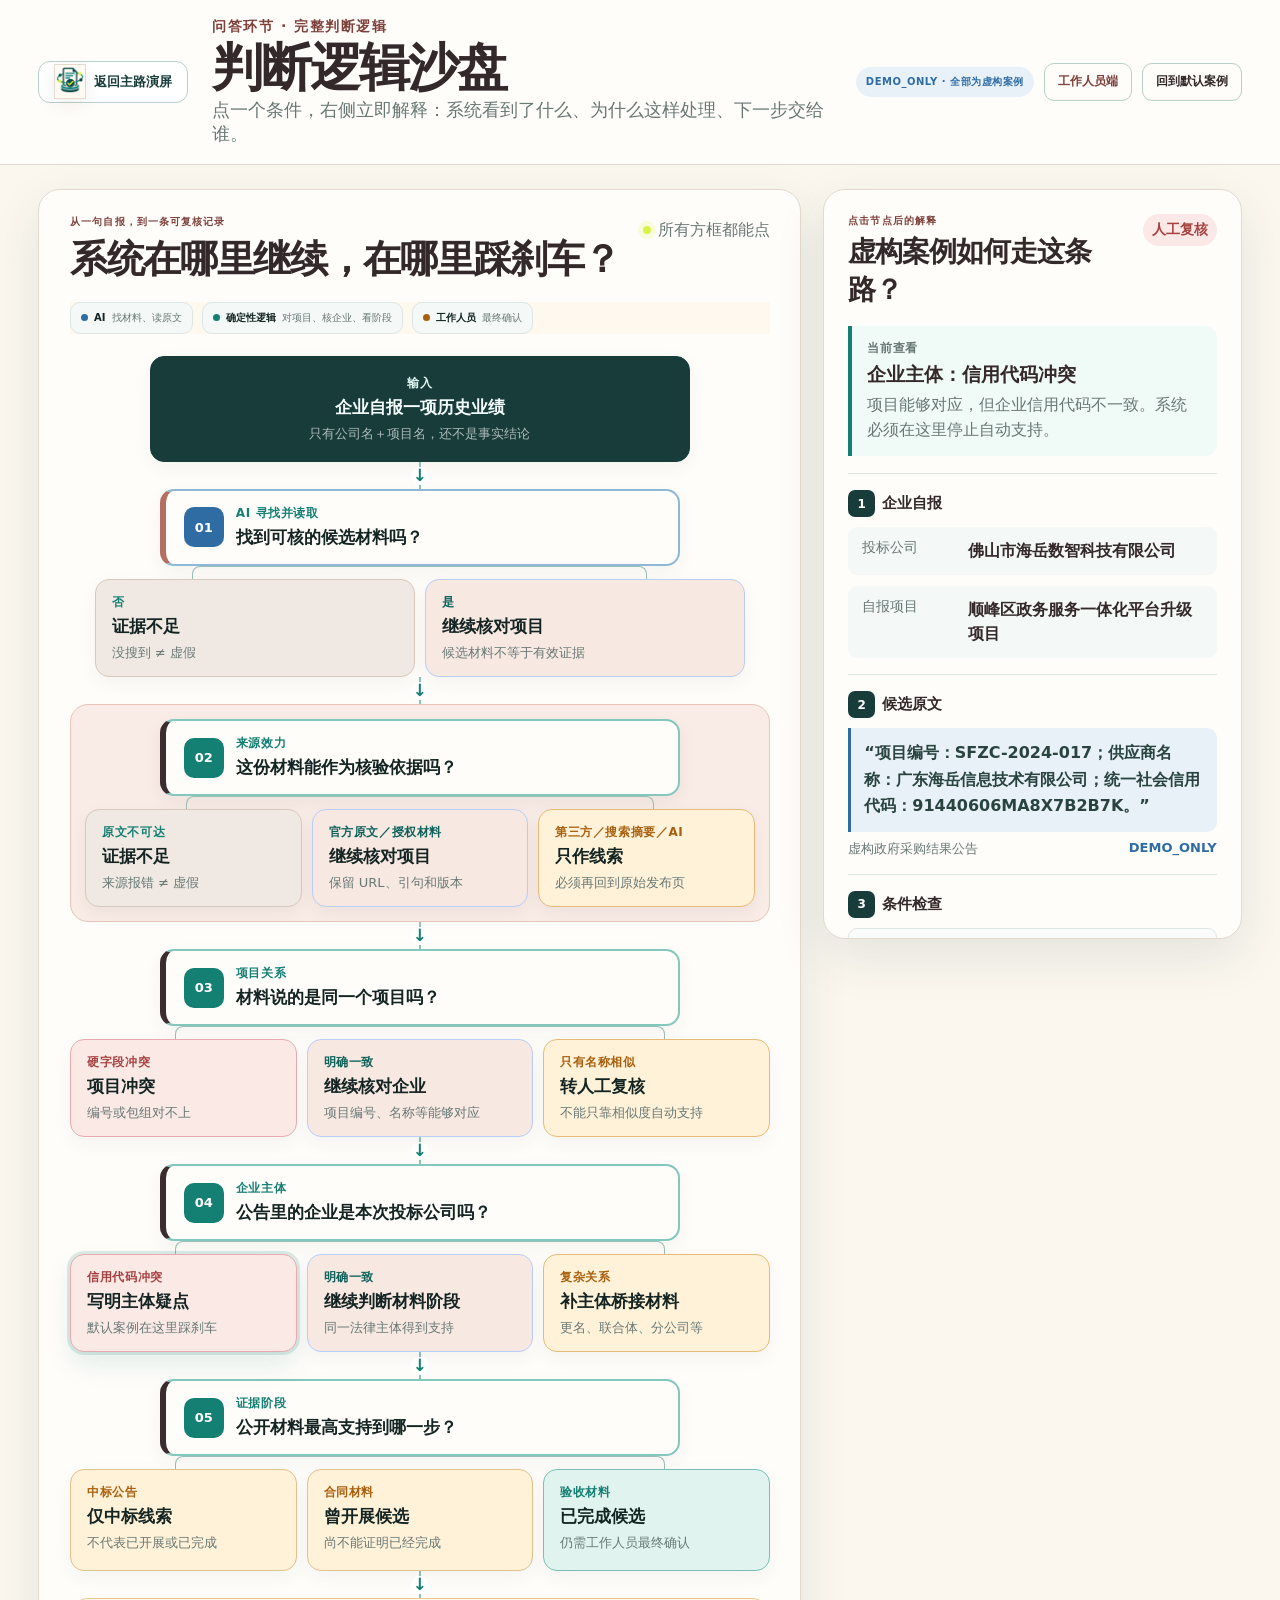
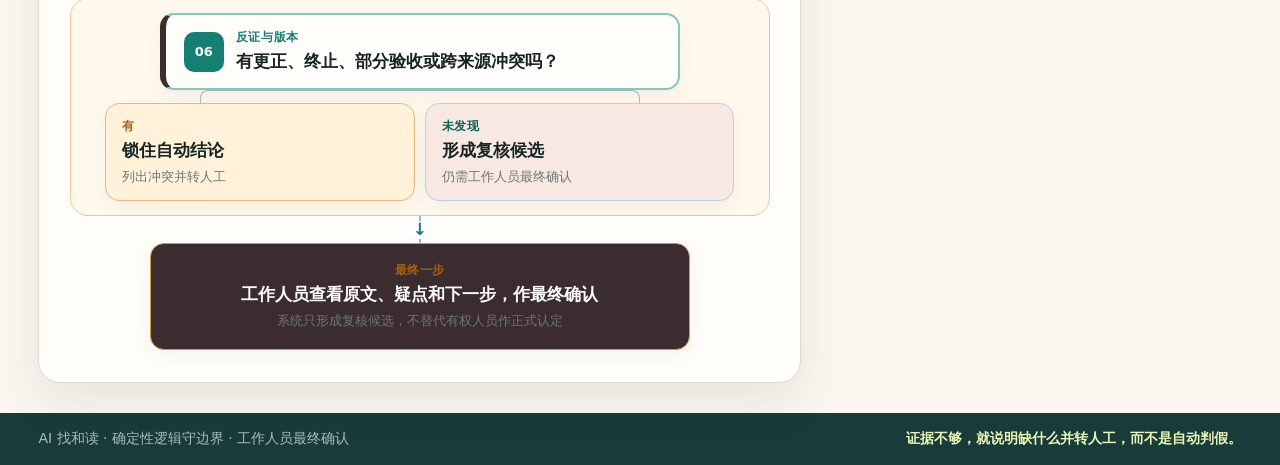
<file: platform/logic-sandbox.html>
<!doctype html>
<html lang="zh-CN">
  <head>
    <meta charset="UTF-8" />
    <meta name="viewport" content="width=device-width, initial-scale=1.0" />
    <meta
      name="description"
      content="投标业绩核验判断逻辑沙盘——用于问答环节解释系统为何停止、转人工或形成阶段候选。"
    />
    <title>判断逻辑沙盘｜业绩核验工作台</title>
    <link rel="icon" type="image/png" href="./assets/evidence-verification-favicon.png" />
    <link rel="stylesheet" href="./logic-sandbox.css" />
    <link rel="stylesheet" href="./theme-v3.css?v=20260816" />
  </head>
  <body>
    <header class="sandbox-header">
      <a class="back-link" href="./index.html" aria-label="返回主路演屏">
        <span aria-hidden="true"><img src="./assets/evidence-verification-logo.png" alt="" /></span>
        返回主路演屏
      </a>

      <div class="header-title">
        <div class="eyebrow">问答环节 · 完整判断逻辑</div>
        <h1>判断逻辑沙盘</h1>
        <p>点一个条件，右侧立即解释：系统看到了什么、为什么这样处理、下一步交给谁。</p>
      </div>

      <div class="header-actions">
        <span class="demo-badge">DEMO_ONLY · 全部为虚构案例</span>
        <a class="reset-button" href="./staff-shell.html">工作人员端</a>
        <button id="reset-path" class="reset-button" type="button">回到默认案例</button>
      </div>
    </header>

    <main class="sandbox-layout">
      <section class="logic-panel" aria-labelledby="logic-title">
        <div class="logic-heading">
          <div>
            <div class="eyebrow">从一句自报，到一条可复核记录</div>
            <h2 id="logic-title">系统在哪里继续，在哪里踩刹车？</h2>
          </div>
          <p><span class="click-dot"></span>所有方框都能点</p>
        </div>

        <div class="logic-roles" aria-label="人工智能、确定性逻辑和工作人员的分工">
          <span><b class="role-dot ai"></b><strong>AI</strong> 找材料、读原文</span>
          <span><b class="role-dot rule"></b><strong>确定性逻辑</strong> 对项目、核企业、看阶段</span>
          <span><b class="role-dot human"></b><strong>工作人员</strong> 最终确认</span>
        </div>

        <div class="tree" id="logic-tree">
          <button class="tree-node start" type="button" data-node="claim">
            <span class="node-kicker">输入</span>
            <strong>企业自报一项历史业绩</strong>
            <small>只有公司名＋项目名，还不是事实结论</small>
          </button>

          <div class="down-arrow" aria-hidden="true"><span>↓</span></div>

          <div class="decision-block">
            <button class="tree-node decision ai-node" type="button" data-node="candidate">
              <span class="node-number">01</span>
              <span>
                <span class="node-kicker">AI 寻找并读取</span>
                <strong>找到可核的候选材料吗？</strong>
              </span>
            </button>
            <div class="branch-grid two-branch">
              <button class="tree-node outcome neutral" type="button" data-node="no_candidate">
                <span class="branch-answer">否</span>
                <strong>证据不足</strong>
                <small>没搜到 ≠ 虚假</small>
              </button>
              <button class="tree-node continue" type="button" data-node="candidate_yes">
                <span class="branch-answer">是</span>
                <strong>继续核对项目</strong>
                <small>候选材料不等于有效证据</small>
              </button>
            </div>
          </div>

          <div class="down-arrow" aria-hidden="true"><span>↓</span></div>

          <div class="decision-block">
            <button class="tree-node decision rule-node" type="button" data-node="source">
              <span class="node-number">02</span>
              <span>
                <span class="node-kicker">来源效力</span>
                <strong>这份材料能作为核验依据吗？</strong>
              </span>
            </button>
            <div class="branch-grid three-branch">
              <button class="tree-node outcome neutral" type="button" data-node="source_unavailable">
                <span class="branch-answer">原文不可达</span>
                <strong>证据不足</strong>
                <small>来源报错 ≠ 虚假</small>
              </button>
              <button class="tree-node continue" type="button" data-node="source_yes">
                <span class="branch-answer">官方原文／授权材料</span>
                <strong>继续核对项目</strong>
                <small>保留 URL、引句和版本</small>
              </button>
              <button class="tree-node outcome warning" type="button" data-node="source_weak">
                <span class="branch-answer">第三方／搜索摘要／AI</span>
                <strong>只作线索</strong>
                <small>必须再回到原始发布页</small>
              </button>
            </div>
          </div>

          <div class="down-arrow" aria-hidden="true"><span>↓</span></div>

          <div class="decision-block">
            <button class="tree-node decision rule-node" type="button" data-node="project">
              <span class="node-number">03</span>
              <span>
                <span class="node-kicker">项目关系</span>
                <strong>材料说的是同一个项目吗？</strong>
              </span>
            </button>
            <div class="branch-grid three-branch">
              <button class="tree-node outcome danger" type="button" data-node="project_conflict">
                <span class="branch-answer">硬字段冲突</span>
                <strong>项目冲突</strong>
                <small>编号或包组对不上</small>
              </button>
              <button class="tree-node continue" type="button" data-node="project_yes">
                <span class="branch-answer">明确一致</span>
                <strong>继续核对企业</strong>
                <small>项目编号、名称等能够对应</small>
              </button>
              <button class="tree-node outcome warning" type="button" data-node="project_similar">
                <span class="branch-answer">只有名称相似</span>
                <strong>转人工复核</strong>
                <small>不能只靠相似度自动支持</small>
              </button>
            </div>
          </div>

          <div class="down-arrow" aria-hidden="true"><span>↓</span></div>

          <div class="decision-block">
            <button class="tree-node decision rule-node" type="button" data-node="entity">
              <span class="node-number">04</span>
              <span>
                <span class="node-kicker">企业主体</span>
                <strong>公告里的企业是本次投标公司吗？</strong>
              </span>
            </button>
            <div class="branch-grid three-branch">
              <button class="tree-node outcome danger" type="button" data-node="entity_conflict">
                <span class="branch-answer">信用代码冲突</span>
                <strong>写明主体疑点</strong>
                <small>默认案例在这里踩刹车</small>
              </button>
              <button class="tree-node continue" type="button" data-node="entity_yes">
                <span class="branch-answer">明确一致</span>
                <strong>继续判断材料阶段</strong>
                <small>同一法律主体得到支持</small>
              </button>
              <button class="tree-node outcome warning" type="button" data-node="complex_entity">
                <span class="branch-answer">复杂关系</span>
                <strong>补主体桥接材料</strong>
                <small>更名、联合体、分公司等</small>
              </button>
            </div>
          </div>

          <div class="down-arrow" aria-hidden="true"><span>↓</span></div>

          <div class="decision-block stage-block">
            <button class="tree-node decision rule-node" type="button" data-node="stage">
              <span class="node-number">05</span>
              <span>
                <span class="node-kicker">证据阶段</span>
                <strong>公开材料最高支持到哪一步？</strong>
              </span>
            </button>
            <div class="branch-grid three-branch stage-branches">
              <button class="tree-node outcome award" type="button" data-node="award">
                <span class="branch-answer">中标公告</span>
                <strong>仅中标线索</strong>
                <small>不代表已开展或已完成</small>
              </button>
              <button class="tree-node outcome contract" type="button" data-node="contract">
                <span class="branch-answer">合同材料</span>
                <strong>曾开展候选</strong>
                <small>尚不能证明已经完成</small>
              </button>
              <button class="tree-node outcome acceptance" type="button" data-node="acceptance">
                <span class="branch-answer">验收材料</span>
                <strong>已完成候选</strong>
                <small>仍需工作人员最终确认</small>
              </button>
            </div>
          </div>

          <div class="down-arrow" aria-hidden="true"><span>↓</span></div>

          <div class="decision-block">
            <button class="tree-node decision rule-node" type="button" data-node="version_check">
              <span class="node-number">06</span>
              <span>
                <span class="node-kicker">反证与版本</span>
                <strong>有更正、终止、部分验收或跨来源冲突吗？</strong>
              </span>
            </button>
            <div class="branch-grid two-branch">
              <button class="tree-node outcome warning" type="button" data-node="version_conflict">
                <span class="branch-answer">有</span>
                <strong>锁住自动结论</strong>
                <small>列出冲突并转人工</small>
              </button>
              <button class="tree-node continue" type="button" data-node="version_clear">
                <span class="branch-answer">未发现</span>
                <strong>形成复核候选</strong>
                <small>仍需工作人员最终确认</small>
              </button>
            </div>
          </div>

          <div class="down-arrow" aria-hidden="true"><span>↓</span></div>

          <button class="tree-node final human-node" type="button" data-node="human">
            <span class="node-kicker">最终一步</span>
            <strong>工作人员查看原文、疑点和下一步，作最终确认</strong>
            <small>系统只形成复核候选，不替代有权人员作正式认定</small>
          </button>
        </div>
      </section>

      <aside class="case-panel" aria-labelledby="case-title">
        <div class="case-sticky">
          <div class="case-header">
            <div>
              <div class="eyebrow">点击节点后的解释</div>
              <h2 id="case-title">虚构案例如何走这条路？</h2>
            </div>
            <span id="case-state" class="case-state manual">人工复核</span>
          </div>

          <div class="selected-node" aria-live="polite">
            <span>当前查看</span>
            <strong id="selected-title">企业主体：信用代码冲突</strong>
            <p id="selected-summary">项目能够对应，但企业信用代码不一致。系统必须在这里停止自动支持。</p>
          </div>

          <section class="case-section statement-section">
            <div class="section-label"><span>1</span> 企业自报</div>
            <dl class="statement-list">
              <div>
                <dt>投标公司</dt>
                <dd id="claim-company">佛山市海岳数智科技有限公司</dd>
              </div>
              <div>
                <dt>自报项目</dt>
                <dd id="claim-project">顺峰区政务服务一体化平台升级项目</dd>
              </div>
            </dl>
          </section>

          <section class="case-section evidence-section">
            <div class="section-label"><span>2</span> 候选原文</div>
            <blockquote id="evidence-quote">
              “项目编号：SFZC-2024-017；供应商名称：广东海岳信息技术有限公司；统一社会信用代码：91440606MA8X7B2B7K。”
            </blockquote>
            <div class="source-line">
              <span>虚构政府采购结果公告</span>
              <b>DEMO_ONLY</b>
            </div>
          </section>

          <section class="case-section condition-section">
            <div class="section-label"><span>3</span> 条件检查</div>
            <div id="condition-list" class="condition-list"></div>
          </section>

          <section class="case-section output-section">
            <div class="section-label"><span>4</span> 系统输出</div>
            <div class="output-card">
              <span>当前结论</span>
              <strong id="output-result">主体关系存疑，转人工复核</strong>
            </div>
            <div class="output-detail">
              <div>
                <span>为什么</span>
                <p id="output-reason">项目字段能够对应，但公告企业与投标公司的信用代码不一致。</p>
              </div>
              <div>
                <span>下一步</span>
                <p id="output-next">补充企业更名、承继或其他主体桥接材料，由工作人员确认。</p>
              </div>
            </div>
          </section>

          <div class="safety-principle">
            <strong>系统原则</strong>
            <p id="safety-copy">复杂主体关系统一转人工；不让名称相似替代法律主体核对。</p>
          </div>

          <div class="answer-script">
            <span>给评委的一句话</span>
            <p id="answer-copy">“这一条不是没搜到，而是搜到了相似项目、却发现企业信用代码冲突，所以系统主动踩刹车，交给工作人员核实主体关系。”</p>
          </div>
        </div>
      </aside>
    </main>

    <footer class="sandbox-footer">
      <span>AI 找和读 · 确定性逻辑守边界 · 工作人员最终确认</span>
      <strong>证据不够，就说明缺什么并转人工，而不是自动判假。</strong>
    </footer>

    <script src="./logic-sandbox.js"></script>
  </body>
</html>
</file>
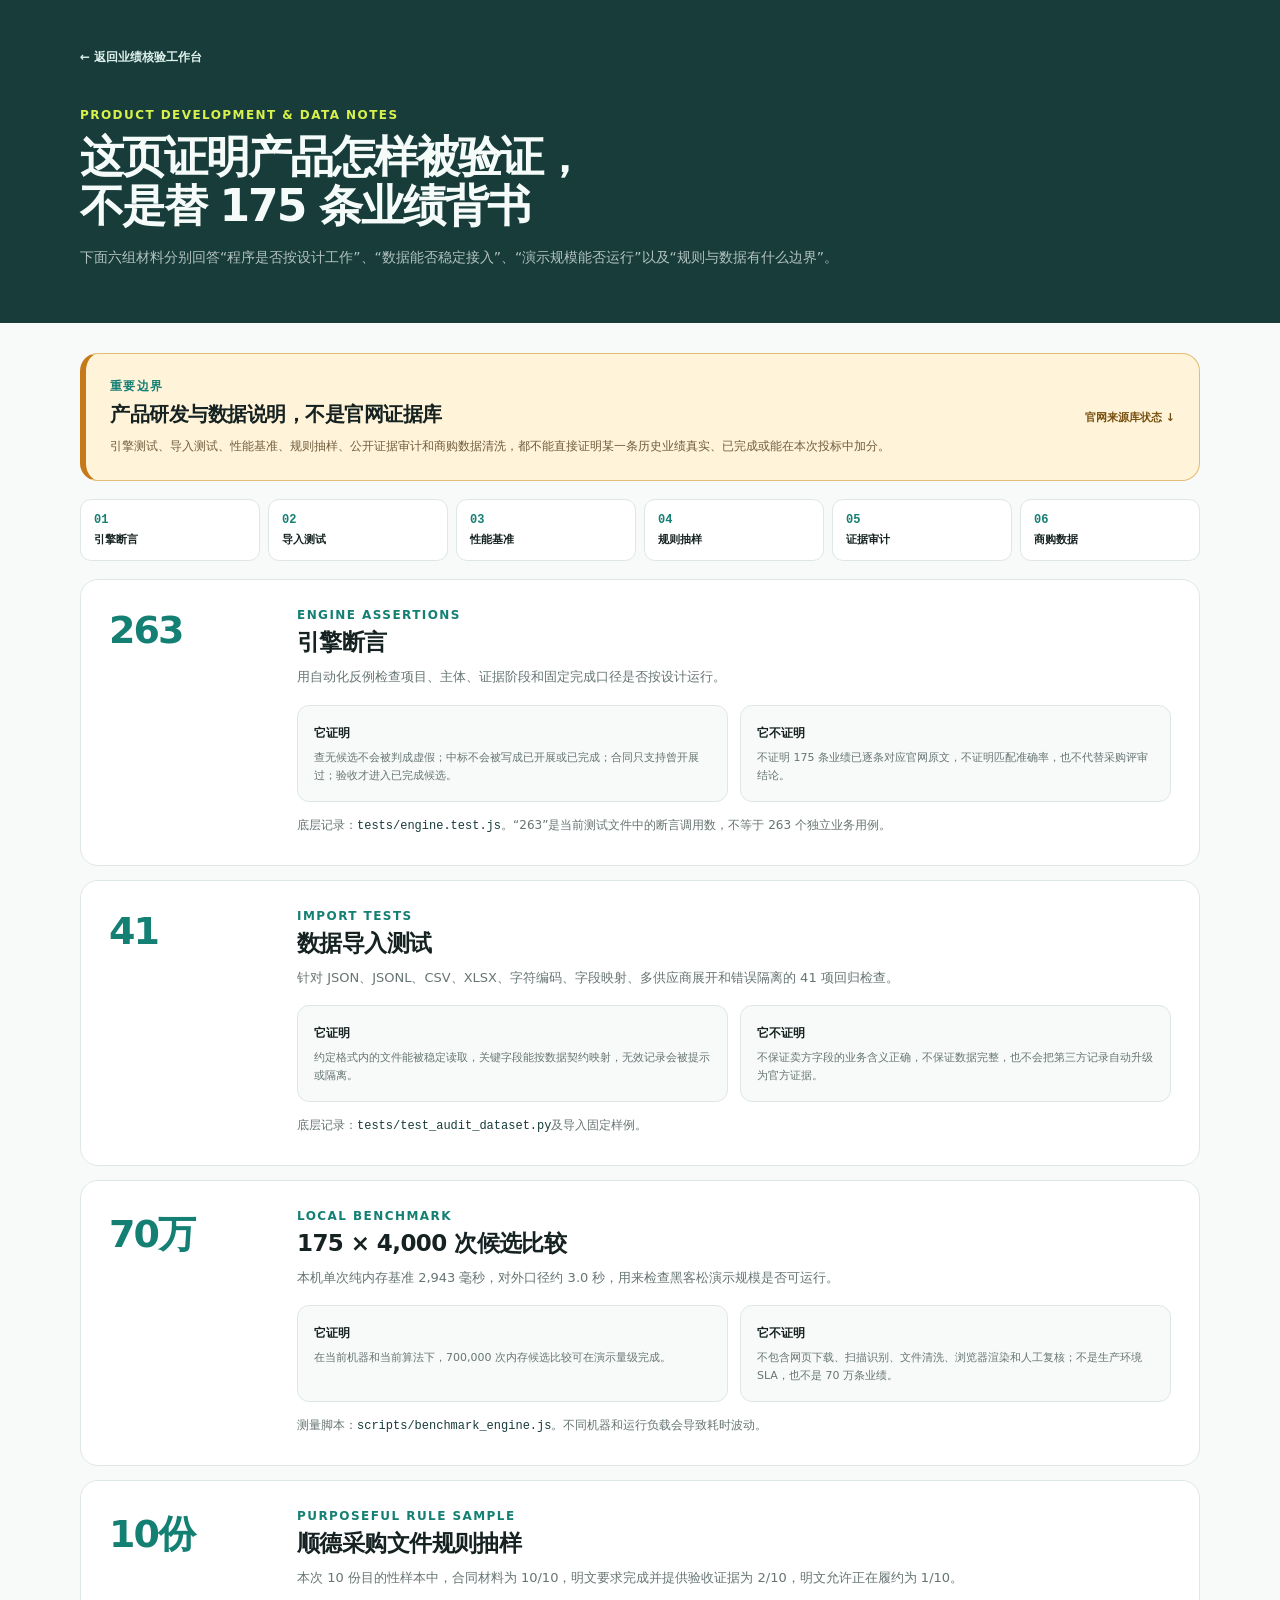
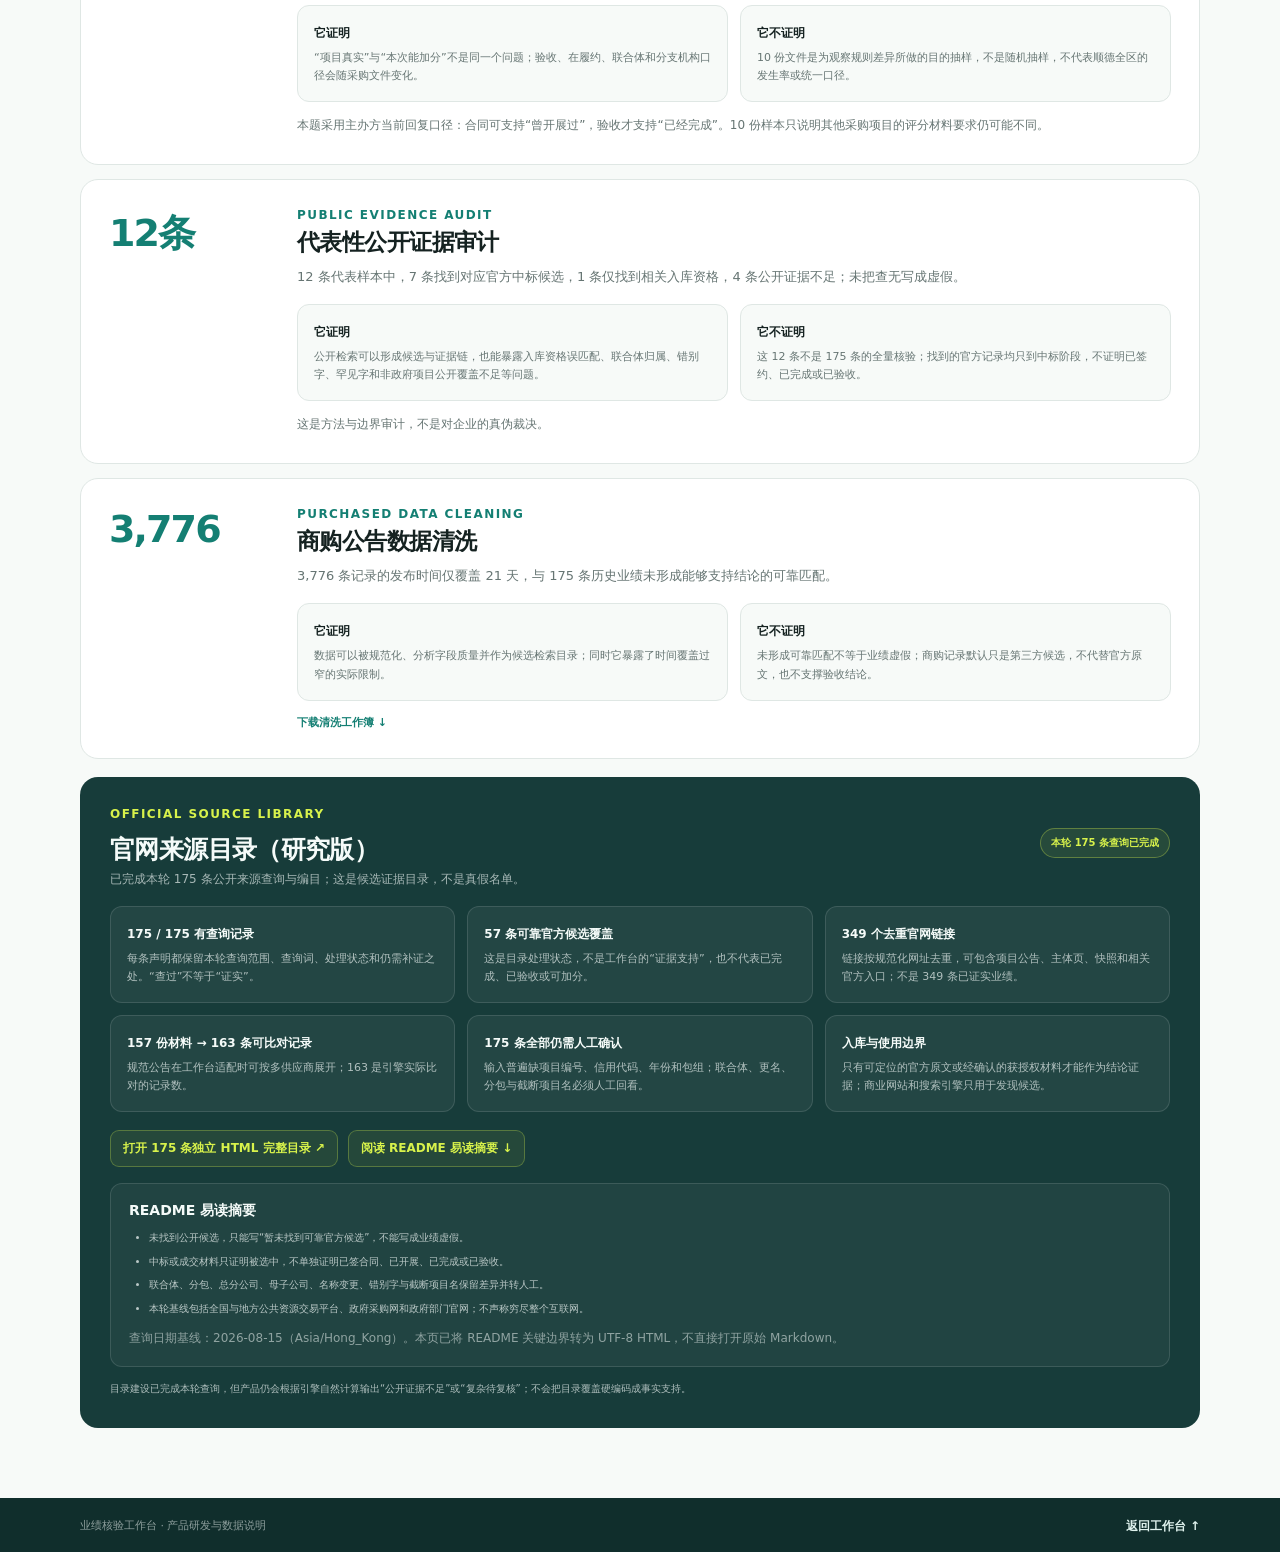
<file: platform/reports.html>
<!doctype html>
<html lang="zh-CN">
  <head>
    <meta charset="UTF-8" />
    <meta name="viewport" content="width=device-width, initial-scale=1.0" />
    <meta name="description" content="业绩核验工作台的产品研发验证、规则抽样与数据边界说明。" />
    <title>产品研发与数据说明 · 业绩核验工作台</title>
    <link rel="stylesheet" href="./styles.css" />
  </head>
  <body class="report-page">
    <header class="report-hero">
      <div class="report-container">
        <a class="report-back" href="./index.html">← 返回业绩核验工作台</a>
        <div class="eyebrow">Product Development &amp; Data Notes</div>
        <h1>这页证明产品怎样被验证，<br />不是替 175 条业绩背书</h1>
        <p>下面六组材料分别回答“程序是否按设计工作”、“数据能否稳定接入”、“演示规模能否运行”以及“规则与数据有什么边界”。</p>
      </div>
    </header>

    <main class="report-container report-main">
      <section class="report-warning" aria-labelledby="warning-title">
        <div>
          <div class="eyebrow">重要边界</div>
          <h2 id="warning-title">产品研发与数据说明，不是官网证据库</h2>
          <p>引擎测试、导入测试、性能基准、规则抽样、公开证据审计和商购数据清洗，都不能直接证明某一条历史业绩真实、已完成或能在本次投标中加分。</p>
        </div>
        <a href="#official-source-library">官网来源库状态 ↓</a>
      </section>

      <nav class="report-index" aria-label="本页目录">
        <a href="#engine-tests"><span>01</span>引擎断言</a>
        <a href="#import-tests"><span>02</span>导入测试</a>
        <a href="#benchmark"><span>03</span>性能基准</a>
        <a href="#rule-sample"><span>04</span>规则抽样</a>
        <a href="#evidence-audit"><span>05</span>证据审计</a>
        <a href="#purchased-data"><span>06</span>商购数据</a>
      </nav>

      <section id="engine-tests" class="report-section">
        <div class="report-section-number">263</div>
        <div class="report-section-content">
          <div class="eyebrow">Engine Assertions</div>
          <h2>引擎断言</h2>
          <p class="report-lead">用自动化反例检查项目、主体、证据阶段和固定完成口径是否按设计运行。</p>
          <div class="proof-grid">
            <article><strong>它证明</strong><p>查无候选不会被判成虚假；中标不会被写成已开展或已完成；合同只支持曾开展过；验收才进入已完成候选。</p></article>
            <article><strong>它不证明</strong><p>不证明 175 条业绩已逐条对应官网原文，不证明匹配准确率，也不代替采购评审结论。</p></article>
          </div>
          <p class="report-source">底层记录：<code>tests/engine.test.js</code>。“263”是当前测试文件中的断言调用数，不等于 263 个独立业务用例。</p>
        </div>
      </section>

      <section id="import-tests" class="report-section">
        <div class="report-section-number">41</div>
        <div class="report-section-content">
          <div class="eyebrow">Import Tests</div>
          <h2>数据导入测试</h2>
          <p class="report-lead">针对 JSON、JSONL、CSV、XLSX、字符编码、字段映射、多供应商展开和错误隔离的 41 项回归检查。</p>
          <div class="proof-grid">
            <article><strong>它证明</strong><p>约定格式内的文件能被稳定读取，关键字段能按数据契约映射，无效记录会被提示或隔离。</p></article>
            <article><strong>它不证明</strong><p>不保证卖方字段的业务含义正确，不保证数据完整，也不会把第三方记录自动升级为官方证据。</p></article>
          </div>
          <p class="report-source">底层记录：<code>tests/test_audit_dataset.py</code>及导入固定样例。</p>
        </div>
      </section>

      <section id="benchmark" class="report-section">
        <div class="report-section-number">70万</div>
        <div class="report-section-content">
          <div class="eyebrow">Local Benchmark</div>
          <h2>175 × 4,000 次候选比较</h2>
          <p class="report-lead">本机单次纯内存基准 2,943 毫秒，对外口径约 3.0 秒，用来检查黑客松演示规模是否可运行。</p>
          <div class="proof-grid">
            <article><strong>它证明</strong><p>在当前机器和当前算法下，700,000 次内存候选比较可在演示量级完成。</p></article>
            <article><strong>它不证明</strong><p>不包含网页下载、扫描识别、文件清洗、浏览器渲染和人工复核；不是生产环境 SLA，也不是 70 万条业绩。</p></article>
          </div>
          <p class="report-source">测量脚本：<code>scripts/benchmark_engine.js</code>。不同机器和运行负载会导致耗时波动。</p>
        </div>
      </section>

      <section id="rule-sample" class="report-section">
        <div class="report-section-number">10份</div>
        <div class="report-section-content">
          <div class="eyebrow">Purposeful Rule Sample</div>
          <h2>顺德采购文件规则抽样</h2>
          <p class="report-lead">本次 10 份目的性样本中，合同材料为 10/10，明文要求完成并提供验收证据为 2/10，明文允许正在履约为 1/10。</p>
          <div class="proof-grid">
            <article><strong>它证明</strong><p>“项目真实”与“本次能加分”不是同一个问题；验收、在履约、联合体和分支机构口径会随采购文件变化。</p></article>
            <article><strong>它不证明</strong><p>10 份文件是为观察规则差异所做的目的抽样，不是随机抽样，不代表顺德全区的发生率或统一口径。</p></article>
          </div>
          <p class="report-source">本题采用主办方当前回复口径：合同可支持“曾开展过”，验收才支持“已经完成”。10 份样本只说明其他采购项目的评分材料要求仍可能不同。</p>
        </div>
      </section>

      <section id="evidence-audit" class="report-section">
        <div class="report-section-number">12条</div>
        <div class="report-section-content">
          <div class="eyebrow">Public Evidence Audit</div>
          <h2>代表性公开证据审计</h2>
          <p class="report-lead">12 条代表样本中，7 条找到对应官方中标候选，1 条仅找到相关入库资格，4 条公开证据不足；未把查无写成虚假。</p>
          <div class="proof-grid">
            <article><strong>它证明</strong><p>公开检索可以形成候选与证据链，也能暴露入库资格误匹配、联合体归属、错别字、罕见字和非政府项目公开覆盖不足等问题。</p></article>
            <article><strong>它不证明</strong><p>这 12 条不是 175 条的全量核验；找到的官方记录均只到中标阶段，不证明已签约、已完成或已验收。</p></article>
          </div>
          <p class="report-source">这是方法与边界审计，不是对企业的真伪裁决。</p>
        </div>
      </section>

      <section id="purchased-data" class="report-section">
        <div class="report-section-number">3,776</div>
        <div class="report-section-content">
          <div class="eyebrow">Purchased Data Cleaning</div>
          <h2>商购公告数据清洗</h2>
          <p class="report-lead">3,776 条记录的发布时间仅覆盖 21 天，与 175 条历史业绩未形成能够支持结论的可靠匹配。</p>
          <div class="proof-grid">
            <article><strong>它证明</strong><p>数据可以被规范化、分析字段质量并作为候选检索目录；同时它暴露了时间覆盖过窄的实际限制。</p></article>
            <article><strong>它不证明</strong><p>未形成可靠匹配不等于业绩虚假；商购记录默认只是第三方候选，不代替官方原文，也不支撑验收结论。</p></article>
          </div>
          <a class="report-download" href="../outputs/01a00329-8b23-7d22-b5bb-98b3dc9754cd/广东公告数据_清洗核对结果.xlsx">下载清洗工作簿 ↓</a>
        </div>
      </section>

      <section id="official-source-library" class="official-library-section">
        <div class="eyebrow">Official Source Library</div>
        <div class="library-heading">
          <div>
            <h2>官网来源目录（研究版）</h2>
            <p>已完成本轮 175 条公开来源查询与编目；这是候选证据目录，不是真假名单。</p>
          </div>
          <span>本轮 175 条查询已完成</span>
        </div>
        <div class="library-status-grid">
          <article><strong>175 / 175 有查询记录</strong><p>每条声明都保留本轮查询范围、查询词、处理状态和仍需补证之处。“查过”不等于“证实”。</p></article>
          <article><strong>57 条可靠官方候选覆盖</strong><p>这是目录处理状态，不是工作台的“证据支持”，也不代表已完成、已验收或可加分。</p></article>
          <article><strong>349 个去重官网链接</strong><p>链接按规范化网址去重，可包含项目公告、主体页、快照和相关官方入口；不是 349 条已证实业绩。</p></article>
          <article><strong>157 份材料 → 163 条可比对记录</strong><p>规范公告在工作台适配时可按多供应商展开；163 是引擎实际比对的记录数。</p></article>
          <article><strong>175 条全部仍需人工确认</strong><p>输入普遍缺项目编号、信用代码、年份和包组；联合体、更名、分包与截断项目名必须人工回看。</p></article>
          <article><strong>入库与使用边界</strong><p>只有可定位的官方原文或经确认的获授权材料才能作为结论证据；商业网站和搜索引擎只用于发现候选。</p></article>
        </div>
        <div class="catalog-report-actions">
          <a href="../research/official_source_catalog_175/reports/report.html" target="_blank" rel="noopener noreferrer">打开 175 条独立 HTML 完整目录 ↗</a>
          <a href="#catalog-readme-summary">阅读 README 易读摘要 ↓</a>
        </div>
        <div id="catalog-readme-summary" class="catalog-readme-summary">
          <h3>README 易读摘要</h3>
          <ul>
            <li>未找到公开候选，只能写“暂未找到可靠官方候选”，不能写成业绩虚假。</li>
            <li>中标或成交材料只证明被选中，不单独证明已签合同、已开展、已完成或已验收。</li>
            <li>联合体、分包、总分公司、母子公司、名称变更、错别字与截断项目名保留差异并转人工。</li>
            <li>本轮基线包括全国与地方公共资源交易平台、政府采购网和政府部门官网；不声称穷尽整个互联网。</li>
          </ul>
          <p>查询日期基线：2026-08-15（Asia/Hong_Kong）。本页已将 README 关键边界转为 UTF-8 HTML，不直接打开原始 Markdown。</p>
        </div>
        <p class="library-final-note">目录建设已完成本轮查询，但产品仍会根据引擎自然计算输出“公开证据不足”或“复杂待复核”；不会把目录覆盖硬编码成事实支持。</p>
      </section>
    </main>

    <footer class="report-footer">
      <div class="report-container">
        <span>业绩核验工作台 · 产品研发与数据说明</span>
        <a href="./index.html">返回工作台 ↑</a>
      </div>
    </footer>
  </body>
</html>
</file>
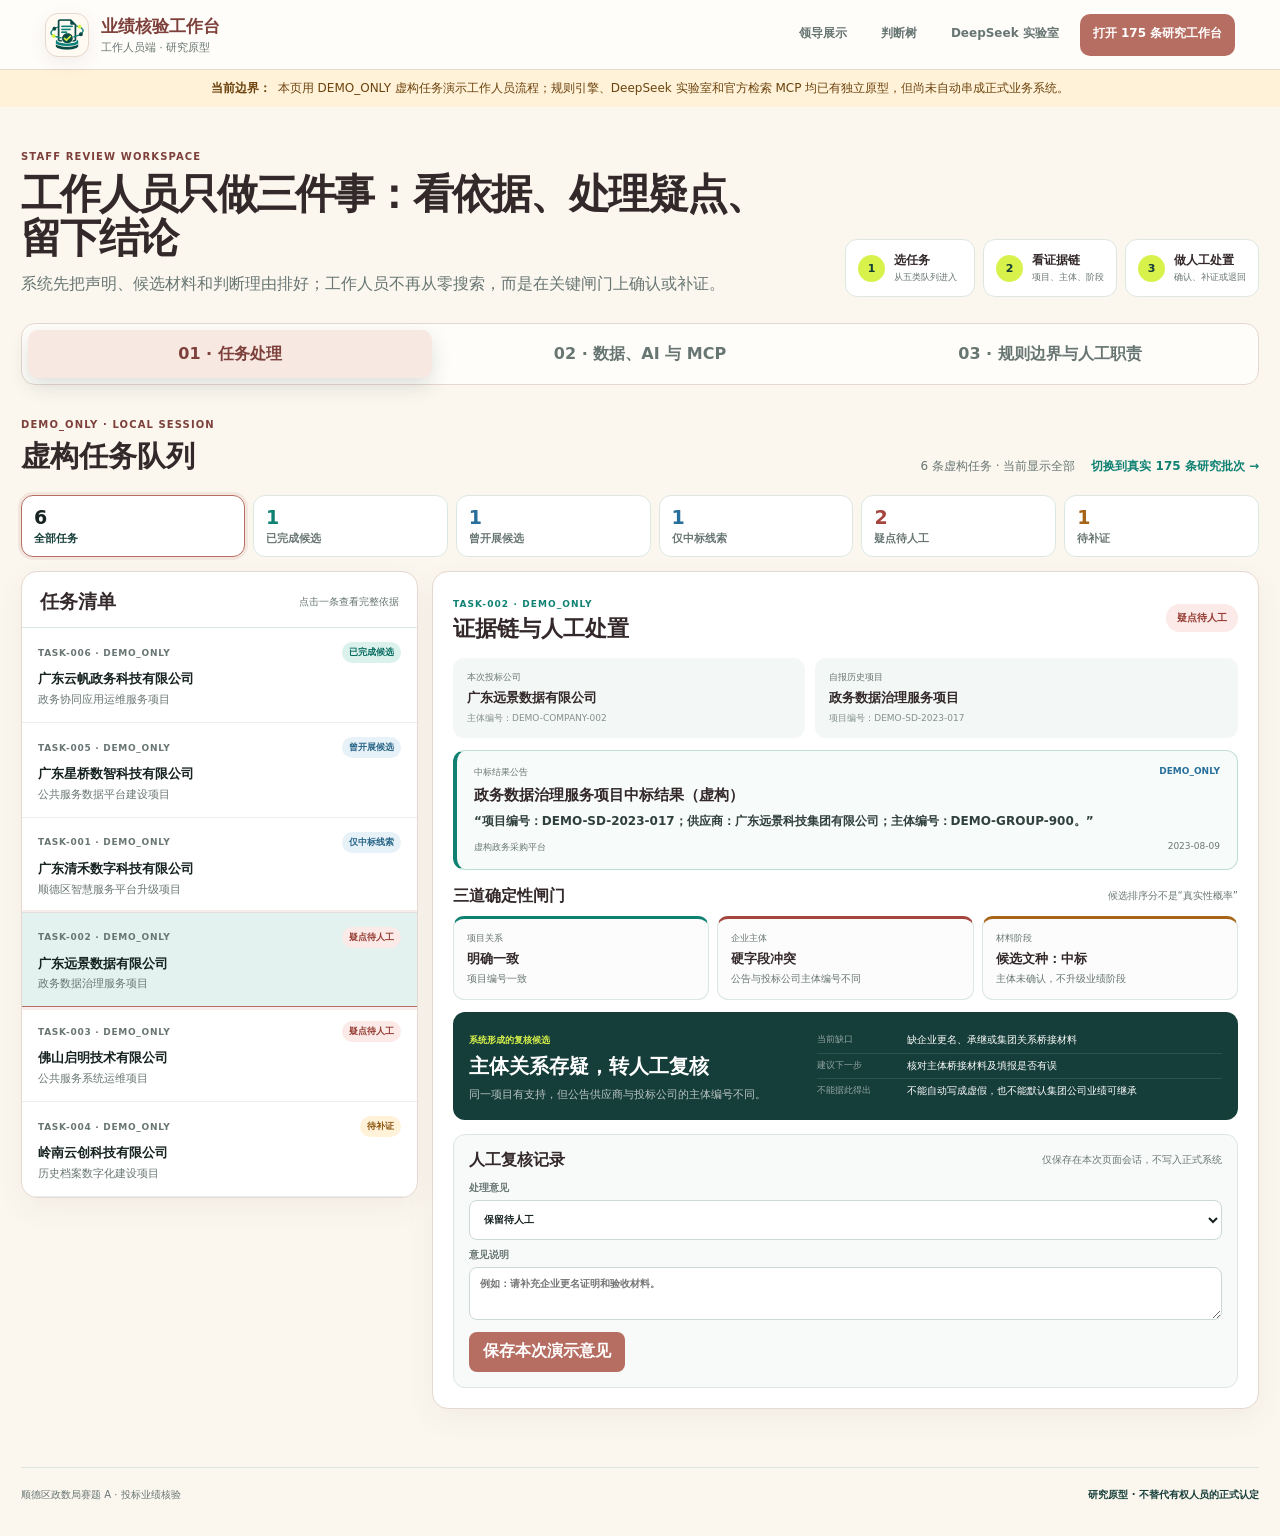
<file: platform/staff-shell.html>
<!doctype html>
<html lang="zh-CN">
  <head>
    <meta charset="UTF-8" />
    <meta name="viewport" content="width=device-width, initial-scale=1.0" />
    <meta name="description" content="投标业绩核验工作人员端——半真实任务、证据与人工复核流程。" />
    <title>工作人员端｜业绩核验工作台</title>
    <link rel="icon" type="image/png" href="./assets/evidence-verification-favicon.png" />
    <link rel="stylesheet" href="./staff-shell.css?v=staff-20260816" />
    <link rel="stylesheet" href="./theme-v3.css?v=20260816" />
  </head>
  <body>
    <a class="skip-link" href="#main-content">跳到主要内容</a>

    <header class="site-header">
      <a class="brand" href="./index.html" aria-label="返回领导展示页">
        <span class="brand-mark" aria-hidden="true"><img src="./assets/evidence-verification-logo.png" alt="" /></span>
        <span><strong>业绩核验工作台</strong><small>工作人员端 · 研究原型</small></span>
      </a>
      <nav class="header-actions" aria-label="跨页面导航">
        <a href="./index.html">领导展示</a>
        <a href="./logic-sandbox.html">判断树</a>
        <a href="./ai_lab.html">DeepSeek 实验室</a>
        <a class="header-primary" href="./?view=workbench">打开 175 条研究工作台</a>
      </nav>
    </header>

    <div class="truth-banner" role="note">
      <strong>当前边界：</strong>
      <span>本页用 DEMO_ONLY 虚构任务演示工作人员流程；规则引擎、DeepSeek 实验室和官方检索 MCP 均已有独立原型，但尚未自动串成正式业务系统。</span>
    </div>

    <main id="main-content">
      <section class="page-intro" aria-labelledby="page-title">
        <div>
          <span class="eyebrow">STAFF REVIEW WORKSPACE</span>
          <h1 id="page-title">工作人员只做三件事：看依据、处理疑点、留下结论</h1>
          <p>系统先把声明、候选材料和判断理由排好；工作人员不再从零搜索，而是在关键闸门上确认或补证。</p>
        </div>
        <ol class="how-to" aria-label="工作人员使用步骤">
          <li><span>1</span><div><strong>选任务</strong><small>从五类队列进入</small></div></li>
          <li><span>2</span><div><strong>看证据链</strong><small>项目、主体、阶段</small></div></li>
          <li><span>3</span><div><strong>做人工处置</strong><small>确认、补证或退回</small></div></li>
        </ol>
      </section>

      <nav class="workspace-tabs" aria-label="工作人员页面分区">
        <button class="workspace-tab active" type="button" data-tab="tasks" aria-selected="true">01 · 任务处理</button>
        <button class="workspace-tab" type="button" data-tab="systems" aria-selected="false">02 · 数据、AI 与 MCP</button>
        <button class="workspace-tab" type="button" data-tab="rules" aria-selected="false">03 · 规则边界与人工职责</button>
      </nav>

      <section class="tab-panel active" data-panel="tasks" aria-labelledby="tasks-title">
        <div class="panel-heading">
          <div><span class="eyebrow">DEMO_ONLY · LOCAL SESSION</span><h2 id="tasks-title">虚构任务队列</h2></div>
          <div class="panel-actions">
            <span id="queue-summary">6 条虚构任务 · 当前显示全部</span>
            <a href="./?view=workbench">切换到真实 175 条研究批次 →</a>
          </div>
        </div>

        <div class="queue-filters" role="group" aria-label="按处置队列筛选">
          <button class="queue-filter active" type="button" data-queue="all"><span id="count-all">6</span>全部任务</button>
          <button class="queue-filter completed" type="button" data-queue="completed"><span id="count-completed">1</span>已完成候选</button>
          <button class="queue-filter conducted" type="button" data-queue="conducted"><span id="count-conducted">1</span>曾开展候选</button>
          <button class="queue-filter award" type="button" data-queue="award"><span id="count-award">1</span>仅中标线索</button>
          <button class="queue-filter manual" type="button" data-queue="manual"><span id="count-manual">2</span>疑点待人工</button>
          <button class="queue-filter evidence" type="button" data-queue="evidence"><span id="count-evidence">1</span>待补证</button>
        </div>

        <div class="task-workspace">
          <section class="task-list-panel" aria-labelledby="task-list-title">
            <div class="section-title-row"><h3 id="task-list-title">任务清单</h3><span>点击一条查看完整依据</span></div>
            <div id="task-list" class="task-list"></div>
          </section>

          <section class="review-panel" aria-labelledby="review-title">
            <div class="review-head">
              <div><span id="record-id" class="record-id">TASK-002</span><h3 id="review-title">证据链与人工处置</h3></div>
              <span id="record-state" class="state-pill manual">疑点待人工</span>
            </div>

            <div class="claim-summary">
              <div><span>本次投标公司</span><strong id="claim-company"></strong><small id="claim-code"></small></div>
              <div><span>自报历史项目</span><strong id="claim-project"></strong><small id="claim-project-code"></small></div>
            </div>

            <section class="evidence-source" aria-labelledby="source-title">
              <div class="source-meta"><span id="source-type"></span><b>DEMO_ONLY</b></div>
              <h4 id="source-title"></h4>
              <blockquote id="source-quote"></blockquote>
              <div><span id="source-platform"></span><span id="source-date"></span></div>
            </section>

            <section class="gate-section" aria-labelledby="gate-title">
              <div class="section-title-row"><h4 id="gate-title">三道确定性闸门</h4><span>候选排序分不是“真实性概率”</span></div>
              <div id="gate-grid" class="gate-grid"></div>
            </section>

            <section class="decision-section" aria-labelledby="decision-title">
              <div><span>系统形成的复核候选</span><strong id="decision-title"></strong><p id="decision-reason"></p></div>
              <dl>
                <div><dt>当前缺口</dt><dd id="decision-gap"></dd></div>
                <div><dt>建议下一步</dt><dd id="decision-next"></dd></div>
                <div><dt>不能据此得出</dt><dd id="decision-boundary"></dd></div>
              </dl>
            </section>

            <form id="review-form" class="human-review">
              <div class="section-title-row"><h4>人工复核记录</h4><span>仅保存在本次页面会话，不写入正式系统</span></div>
              <label>处理意见
                <select id="review-action">
                  <option value="pending">保留待人工</option>
                  <option value="supplement">要求补充材料</option>
                  <option value="confirm">人工确认候选结论</option>
                  <option value="return">退回重新核查</option>
                </select>
              </label>
              <label>意见说明
                <textarea id="review-note" rows="3" placeholder="例如：请补充企业更名证明和验收材料。"></textarea>
              </label>
              <div class="review-actions"><button type="submit">保存本次演示意见</button><span id="review-save-state" role="status"></span></div>
            </form>
          </section>
        </div>
      </section>

      <section class="tab-panel" data-panel="systems" aria-labelledby="systems-title" hidden>
        <div class="panel-heading">
          <div><span class="eyebrow">WHAT IS REAL TODAY</span><h2 id="systems-title">数据、DeepSeek、MCP 和规则引擎现在各做什么</h2></div>
          <p>绿色表示当前已有；蓝色表示独立原型已验证；黄色表示仍需联调或正式资源。</p>
        </div>

        <section class="live-crosscheck" aria-labelledby="live-crosscheck-title">
          <div class="live-crosscheck-copy">
            <span class="eyebrow">LOCAL LIVE PIPELINE · 公开或虚构信息</span>
            <h3 id="live-crosscheck-title">官方检索 MCP 找材料，DeepSeek 把材料读成复核摘要</h3>
            <p>这条联调链只在本机安全服务开启时运行。MCP 负责联网寻找和反向检查更正／终止线索；DeepSeek 负责整理候选，不作真假结论。</p>
            <div class="pipeline-chips" aria-label="联网核验处理步骤">
              <span>① MCP 联网检索</span><i>→</i><span>② DeepSeek 阅读</span><i>→</i><span>③ 规则边界</span><i>→</i><span>④ 人工确认</span>
            </div>
          </div>
          <form id="live-crosscheck-form" class="live-crosscheck-form">
            <label>项目名称<input id="crosscheck-project" required value="政务数据治理服务项目" /></label>
            <label>投标公司<input id="crosscheck-supplier" required value="广东远景数据有限公司" /></label>
            <label>项目编号（可选）<input id="crosscheck-code" value="DEMO-SD-2023-017" /></label>
            <label>统一社会信用代码（可选）<input id="crosscheck-credit" /></label>
            <label>地区（可选）<input id="crosscheck-region" value="广东 佛山 顺德" /></label>
            <label class="transfer-confirm"><input id="crosscheck-confirm" type="checkbox" />我确认以上仅为公开信息或虚构演示信息，可发送至外部服务</label>
            <button id="crosscheck-submit" type="submit">联网寻找候选并生成摘要</button>
          </form>
          <div id="crosscheck-result" class="crosscheck-result" aria-live="polite">
            <div class="crosscheck-placeholder">
              <strong>等待本机联调</strong>
              <p>GitHub 公网页面不会保存或携带 API 密钥；离线提交版会保留界面和示例结果。</p>
            </div>
          </div>
        </section>

        <div class="integration-flow" aria-label="能力接入链路">
          <article><span class="status ready">已接入</span><b>任务声明库</b><strong>175 条</strong><p>投标公司＋自报历史项目。是待核查清单，不是标准答案。</p></article>
          <i aria-hidden="true">→</i>
          <article><span class="status ready">已编目</span><b>候选数据层</b><strong>3,776＋官网目录</strong><p>商购数据只作近期候选；官网目录保留查询记录和来源链接。</p></article>
          <i aria-hidden="true">→</i>
          <article><span class="status lab">独立原型</span><b>官方检索 MCP</b><strong>4 个工具</strong><p>受控搜索、抓取、搜索后抓取、正反向交叉核查；尚未接主队列。</p></article>
          <i aria-hidden="true">→</i>
          <article><span class="status lab">实验已验证</span><b>DeepSeek 抽取</b><strong>字段＋引句</strong><p>读取操作者粘贴的获准文本；尚未自动读取任意网页、PDF 或扫描件。</p></article>
          <i aria-hidden="true">→</i>
          <article><span class="status ready">已接入</span><b>确定性规则引擎</b><strong>项目＋主体＋阶段</strong><p>对已导入材料做保守比对，复杂关系和证据不足转人工。</p></article>
        </div>

        <div class="system-grid">
          <article class="system-card">
            <div class="system-card-head"><span>DATA</span><strong>三层数据，不混成一个“数据库”</strong></div>
            <dl>
              <div><dt>175 条声明库</dt><dd><b>本地已接</b> · 每条是待核查任务</dd></div>
              <div><dt>3,776 条商购公告</dt><dd><b>候选目录</b> · 仅覆盖约 21 天，不能直接作事实证据</dd></div>
              <div><dt>官网候选目录</dt><dd><b>研究编目</b> · 175/175 有查询记录，57 条达可靠官网候选目录状态</dd></div>
              <div><dt>合同／验收附件</dt><dd><b class="pending-text">待主办方资源</b> · 公开网页通常覆盖不足</dd></div>
            </dl>
          </article>

          <article class="system-card">
            <div class="system-card-head"><span>MCP 0.2.0</span><strong>自定义官方检索连接层</strong></div>
            <ul class="tool-list">
              <li><code>search_official_sources</code><span>搜索获授权官网，结果仍是未核候选</span></li>
              <li><code>fetch_official_page</code><span>遵守 robots 受控读取，并保留 URL、时间与哈希</span></li>
              <li><code>search_and_fetch_official</code><span>串联搜索与最多 3 个候选读取</span></li>
              <li><code>crosscheck_tender_information</code><span>固定先正向找支持，再反向查更正、终止、投诉等风险线索</span></li>
            </ul>
            <p class="system-boundary">MCP 输出的是待人工复核证据台账，没有自动 pass；不会绕过验证码、登录、403/429 或访问控制。</p>
          </article>

          <article class="system-card">
            <div class="system-card-head"><span>DEEPSEEK</span><strong>AI 只做“读材料”的候选层</strong></div>
            <ul class="check-list">
              <li>提取项目名、编号、采购人、供应商、金额、日期和材料文种</li>
              <li>给每个字段绑定逐字原文引句，便于工作人员回看</li>
              <li>生成公司简称、项目别名等语义对齐候选</li>
              <li class="negative">不核定法律主体、不判造假、不决定计分</li>
            </ul>
            <a class="inline-action" href="./ai_lab.html">打开独立 DeepSeek 实验室 →</a>
          </article>

          <article class="system-card highlight">
            <div class="system-card-head"><span>NEXT INTEGRATION</span><strong>正式串联后的一条任务</strong></div>
            <ol class="integration-steps">
              <li>MCP 受控找官网候选并反向查撤销／更正</li>
              <li>DeepSeek 读取获准文本，返回字段＋原文引句</li>
              <li>规则引擎核项目编号、包组、主体代码和材料阶段</li>
              <li>工作人员处理疑点、补证并最终确认</li>
            </ol>
            <p class="system-boundary">要完成联调，仍需获准来源清单、接口环境、投标附件、人工样本、权限日志和安全部署条件。</p>
          </article>
        </div>
      </section>

      <section class="tab-panel" data-panel="rules" aria-labelledby="rules-title" hidden>
        <div class="panel-heading">
          <div><span class="eyebrow">DETERMINISTIC BOUNDARIES</span><h2 id="rules-title">系统怎么判断，什么时候必须停下来交给人</h2></div>
          <a href="./logic-sandbox.html">打开可点击完整判断树 →</a>
        </div>

        <div class="rule-layout">
          <section class="source-policy-card">
            <h3>先看输入和来源：什么可以进入后续核对</h3>
            <div class="input-source-grid">
              <div>
                <span>最低必需输入</span>
                <strong>企业名称＋自报项目＋稳定任务号</strong>
                <p>只能建立待核任务，不足以直接确认同一项目和同一主体。</p>
              </div>
              <div>
                <span>建议补齐的硬字段</span>
                <strong>信用代码、项目编号、包组、采购人、年份</strong>
                <p>它们用来排除同名项目、多包组和企业名称相似等误配。</p>
              </div>
            </div>
            <div class="source-levels" aria-label="来源分级">
              <article class="source-official"><b>可作依据</b><strong>官方发布页／获授权材料</strong><p>保留URL、发布单位、时间、版本和原文引句。</p></article>
              <article class="source-aggregate"><b>尽量回源</b><strong>官方归集平台</strong><p>可作候选入口，有条件时回到来源发布页。</p></article>
              <article class="source-clue"><b>只作线索</b><strong>商购目录／第三方／搜索摘要／AI</strong><p>可帮助寻址和扩展关键词，不能独立支撑结论。</p></article>
            </div>
          </section>

          <section class="process-map-card">
            <div class="section-title-row"><h3>完整处理链：从原始声明到人工留痕</h3><span>与《投标业绩AI核验系统逻辑链路》对齐</span></div>
            <ol class="full-process">
              <li><span>01</span><strong>导入与体检</strong><small>保留原始值，查缺失、截断、乱码和一行多项目</small></li>
              <li><span>02</span><strong>生成查询任务</strong><small>公司名＋项目名，叠加编号、采购人、年份与别名</small></li>
              <li><span>03</span><strong>寻找候选</strong><small>区分未找到、来源报错和已找到；前两者都不等于虚假</small></li>
              <li><span>04</span><strong>回到原文</strong><small>官方原文或授权材料才进入事实核对</small></li>
              <li><span>05</span><strong>候选排序</strong><small>名称、编号、包组、采购人、年份组合；排序分不是真实性概率</small></li>
              <li><span>06</span><strong>跨来源归并</strong><small>同一项目多公告归簇，转载去重，保留包组、版本与来源</small></li>
              <li><span>07</span><strong>项目核对</strong><small>编号、包组优先；名称、采购人、年份辅助</small></li>
              <li><span>08</span><strong>主体与角色核对</strong><small>信用代码优先；更名、联合体、分包、分公司需桥接材料</small></li>
              <li><span>09</span><strong>材料阶段</strong><small>中标＝线索；合同＝曾开展候选；验收＝已完成候选最低门槛</small></li>
              <li><span>10</span><strong>反证与版本</strong><small>查更正、终止、撤销、部分验收、多包与跨来源冲突</small></li>
              <li><span>11</span><strong>事实状态＋人工处置</strong><small>证据支持／字段冲突／复杂待复核／证据不足，最终由人确认并留痕</small></li>
            </ol>
          </section>

          <section class="logic-card">
            <h3>一项业绩要走过的四道门</h3>
            <ol class="rule-gates">
              <li><span>01</span><div><strong>先找到可回看的材料</strong><p>第三方摘要和 AI 输出只作候选；无可定位来源不能形成支持。</p></div></li>
              <li><span>02</span><div><strong>确认是不是同一项目</strong><p>项目编号、包组优先；名称、采购人、年份用于辅助。只有名称像就转人工。</p></div></li>
              <li><span>03</span><div><strong>确认是不是同一法律主体</strong><p>信用代码最强；更名、母子公司、分公司、联合体、分包需桥接材料。</p></div></li>
              <li><span>04</span><div><strong>材料只支持到哪一步</strong><p>中标只是线索；合同可支持曾开展；验收才达到已完成候选的最低门槛。</p></div></li>
            </ol>
          </section>

          <section class="stage-card">
            <h3>材料阶段对应的当前口径</h3>
            <div class="stage-row award"><span>中标／成交</span><strong>仅作为被选中的线索</strong><p>不能推出已经签合同、已经开展或已经完成。</p></div>
            <div class="stage-row contract"><span>合同材料</span><strong>可进入“曾开展候选”</strong><p>仍要确认同一项目、同一主体、材料有效；不能推出已验收。</p></div>
            <div class="stage-row acceptance"><span>验收材料</span><strong>达到“已完成候选”最低阶段</strong><p>仍由有权工作人员确认材料范围、效力和主体关系。</p></div>
            <aside>本项目尚未配置：时间窗口、同类项目、角色资格、金额、计分、封顶与去重规则。它们必须按最终采购文件人工确认。</aside>
          </section>

          <section class="human-card">
            <h3>工作人员必须做什么</h3>
            <ul>
              <li>查看来源页和原文引句，确认材料没有被断章取义</li>
              <li>核项目编号、包组、信用代码和供应商承担角色</li>
              <li>处理更名、承继、联合体、分包、分公司等复杂关系</li>
              <li>要求补合同、验收或主体桥接材料</li>
              <li>记录谁在何时基于哪份材料作了什么处置</li>
            </ul>
          </section>

          <section class="unknown-card">
            <h3>系统现在查不到或不能替人决定什么</h3>
            <ul>
              <li>未公开、旧网页失效或需要登录的合同与验收材料</li>
              <li>缺少项目编号、信用代码、包组和年份时的唯一对应关系</li>
              <li>联合体内部份额、分包范围、企业更名承继的法律效力</li>
              <li>本次采购文件的同类项目、时间、金额和计分资格</li>
              <li>企业是否造假以及是否淘汰等正式不利决定</li>
            </ul>
            <strong>查不到 → 证据不足；有歧义 → 人工复核。二者都不等于“虚假”。</strong>
          </section>
        </div>
      </section>
    </main>

    <footer>
      <span>顺德区政数局赛题 A · 投标业绩核验</span>
      <strong>研究原型 · 不替代有权人员的正式认定</strong>
    </footer>

    <script src="./staff-shell.js"></script>
  </body>
</html>
</file>
<file: platform/styles.css>
:root {
  --ink: #152221;
  --muted: #667573;
  --line: #dfe7e4;
  --paper: #f7faf8;
  --surface: #ffffff;
  --navy: #173c3a;
  --teal: #147f73;
  --teal-soft: #dff2ed;
  --lime: #d8f24b;
  --amber: #c57918;
  --amber-soft: #fff3d9;
  --red: #b94242;
  --red-soft: #fde9e6;
  --blue: #2f6ca3;
  --blue-soft: #e8f1f8;
  --gray-soft: #edf1ef;
  --shadow: 0 22px 60px rgba(16, 49, 45, 0.1);
  --radius: 18px;
}

* {
  box-sizing: border-box;
}

html {
  min-width: 0;
  background: var(--paper);
}

body {
  margin: 0;
  color: var(--ink);
  background:
    radial-gradient(circle at 94% 8%, rgba(216, 242, 75, 0.16), transparent 22rem),
    var(--paper);
  font-family: Inter, "SF Pro Display", "PingFang SC", "Microsoft YaHei", system-ui, sans-serif;
  -webkit-font-smoothing: antialiased;
}

button,
input,
select {
  font: inherit;
}

button,
label.file-button,
select {
  cursor: pointer;
}

.app-shell {
  display: grid;
  grid-template-columns: 250px minmax(0, 1fr);
  min-height: 100vh;
}

.sidebar {
  position: sticky;
  top: 0;
  display: flex;
  flex-direction: column;
  height: 100vh;
  padding: 28px 22px 22px;
  color: #f5fbf9;
  background:
    linear-gradient(180deg, rgba(255, 255, 255, 0.03), transparent 26%),
    var(--navy);
}

.brand {
  display: flex;
  align-items: center;
  gap: 12px;
}

.brand-mark {
  display: grid;
  width: 44px;
  height: 44px;
  place-items: center;
  border-radius: 13px;
  color: var(--navy);
  background: var(--lime);
  font-size: 22px;
  font-weight: 850;
}

.brand-title {
  font-size: 18px;
  font-weight: 760;
}

.brand-subtitle {
  margin-top: 3px;
  color: rgba(245, 251, 249, 0.52);
  font-size: 10px;
  line-height: 1.35;
  letter-spacing: 0.08em;
}

.local-badge {
  display: flex;
  align-items: center;
  gap: 8px;
  margin: 28px 0;
  padding: 10px 12px;
  border: 1px solid rgba(216, 242, 75, 0.19);
  border-radius: 12px;
  color: #e9f7af;
  background: rgba(216, 242, 75, 0.07);
  font-size: 12px;
}

.pulse {
  width: 8px;
  height: 8px;
  border-radius: 50%;
  background: var(--lime);
  box-shadow: 0 0 0 5px rgba(216, 242, 75, 0.1);
}

.nav-list {
  display: grid;
  gap: 8px;
}

.nav-item {
  display: flex;
  align-items: center;
  gap: 12px;
  width: 100%;
  padding: 13px 14px;
  border: 0;
  border-radius: 12px;
  color: rgba(245, 251, 249, 0.64);
  background: transparent;
  text-align: left;
  transition: 160ms ease;
}

.nav-item span {
  color: rgba(216, 242, 75, 0.55);
  font-family: ui-monospace, SFMono-Regular, Menlo, monospace;
  font-size: 11px;
}

.nav-item:hover,
.nav-item.active {
  color: #fff;
  background: rgba(255, 255, 255, 0.08);
}

.nav-item.active {
  box-shadow: inset 3px 0 0 var(--lime);
}

.boundary-card {
  margin-top: auto;
  padding: 16px;
  border: 1px solid rgba(255, 255, 255, 0.1);
  border-radius: 14px;
  background: rgba(255, 255, 255, 0.045);
}

.boundary-card .eyebrow {
  color: var(--lime);
}

.boundary-card p {
  margin: 8px 0 0;
  color: rgba(245, 251, 249, 0.72);
  font-size: 12px;
  line-height: 1.65;
}

.sidebar-footer {
  display: grid;
  gap: 4px;
  margin-top: 18px;
  color: rgba(245, 251, 249, 0.35);
  font-size: 10px;
}

.main-content {
  min-width: 0;
  padding: 34px 38px 70px;
}

.topbar {
  display: flex;
  align-items: flex-start;
  justify-content: space-between;
  gap: 30px;
  max-width: 1500px;
  margin: 0 auto 26px;
}

.eyebrow {
  color: var(--teal);
  font-size: 10px;
  font-weight: 800;
  letter-spacing: 0.12em;
  text-transform: uppercase;
}

h1,
h2,
h3,
p {
  margin-top: 0;
}

h1 {
  margin: 7px 0 5px;
  font-size: clamp(28px, 3vw, 42px);
  line-height: 1.12;
  letter-spacing: -0.045em;
}

h2 {
  margin: 5px 0 6px;
  font-size: 20px;
  letter-spacing: -0.025em;
}

.lede,
.section-heading p {
  margin-bottom: 0;
  color: var(--muted);
  font-size: 14px;
}

.top-actions {
  display: flex;
  flex-wrap: wrap;
  justify-content: flex-end;
  gap: 10px;
  padding-top: 8px;
}

.button {
  min-height: 42px;
  padding: 0 17px;
  border: 1px solid transparent;
  border-radius: 11px;
  font-weight: 720;
  transition: transform 120ms ease, box-shadow 120ms ease, opacity 120ms ease;
}

.button:not(:disabled):hover {
  transform: translateY(-1px);
}

.button:disabled {
  cursor: not-allowed;
  opacity: 0.42;
}

.button.primary {
  color: #fff;
  background: var(--navy);
  box-shadow: 0 8px 24px rgba(23, 60, 58, 0.15);
}

.button.ghost {
  color: var(--navy);
  border-color: var(--line);
  background: rgba(255, 255, 255, 0.68);
}

.button.secondary {
  color: var(--teal);
  border-color: #b8d9d1;
  background: #f7fffd;
}

.button.accent {
  color: var(--navy);
  background: var(--lime);
  box-shadow: 0 10px 24px rgba(176, 202, 39, 0.2);
}

.button.catalog {
  color: #fff;
  background: var(--teal);
}

.section {
  display: none;
  max-width: 1500px;
  margin: 0 auto;
}

.section.active-section {
  display: block;
}

.privacy-note {
  display: flex;
  align-items: center;
  gap: 13px;
  margin-bottom: 18px;
  padding: 13px 16px;
  border: 1px solid #cde4dd;
  border-radius: 14px;
  background: linear-gradient(90deg, #eff9f6, rgba(239, 249, 246, 0.45));
}

.privacy-icon {
  display: grid;
  width: 29px;
  height: 29px;
  flex: 0 0 29px;
  place-items: center;
  border-radius: 9px;
  color: #fff;
  background: var(--teal);
  font-weight: 800;
}

.privacy-note strong,
.privacy-note span {
  display: block;
}

.official-catalog-banner {
  display: flex;
  align-items: center;
  justify-content: space-between;
  gap: 24px;
  margin-bottom: 18px;
  padding: 18px 20px;
  border: 1px solid #b9d8d0;
  border-left: 5px solid var(--teal);
  border-radius: 14px;
  background: #f2faf7;
}

.official-catalog-banner.loaded {
  box-shadow: inset 0 0 0 1px rgba(20, 127, 115, 0.14);
}

.official-catalog-banner strong,
.official-catalog-banner span {
  display: block;
}

.official-catalog-banner strong {
  margin-top: 5px;
  font-size: 13px;
}

.official-catalog-banner > div:first-child > span {
  margin-top: 5px;
  color: var(--muted);
  font-size: 10px;
  line-height: 1.6;
}

.catalog-banner-actions {
  display: grid;
  flex: 0 0 225px;
  justify-items: end;
  gap: 7px;
}

.catalog-banner-actions span {
  color: var(--teal);
  font-size: 10px;
  font-weight: 750;
}

.catalog-banner-actions a {
  color: var(--teal);
  font-size: 10px;
  font-weight: 750;
  text-decoration: none;
}

.privacy-note strong {
  font-size: 13px;
}

.privacy-note span {
  margin-top: 2px;
  color: var(--muted);
  font-size: 11px;
}

.import-grid {
  display: grid;
  grid-template-columns: repeat(2, minmax(0, 1fr)) minmax(270px, 0.72fr);
  gap: 14px;
}

.import-card,
.run-card,
.metric-card,
.results-panel,
.content-card,
.rule-card {
  border: 1px solid var(--line);
  background: rgba(255, 255, 255, 0.9);
  box-shadow: 0 10px 35px rgba(19, 57, 52, 0.045);
}

.import-card {
  position: relative;
  display: grid;
  grid-template-columns: auto 1fr auto;
  align-items: center;
  gap: 14px;
  min-height: 136px;
  padding: 20px;
  border-radius: var(--radius);
}

.step-number {
  display: grid;
  width: 34px;
  height: 34px;
  place-items: center;
  border-radius: 50%;
  color: var(--teal);
  background: var(--teal-soft);
  font-family: ui-monospace, SFMono-Regular, Menlo, monospace;
  font-size: 12px;
  font-weight: 800;
}

.import-copy h2,
.run-card h2 {
  font-size: 17px;
}

.import-copy p,
.run-card p {
  margin-bottom: 8px;
  color: var(--muted);
  font-size: 11px;
  line-height: 1.5;
}

.file-status {
  color: #87928f;
  font-size: 10px;
}

.file-status.ready {
  color: var(--teal);
  font-weight: 700;
}

.file-button input {
  display: none;
}

.run-card {
  display: flex;
  flex-direction: column;
  justify-content: space-between;
  gap: 14px;
  padding: 20px;
  border-radius: var(--radius);
  background:
    radial-gradient(circle at 90% 4%, rgba(216, 242, 75, 0.22), transparent 8rem),
    var(--navy);
  color: #fff;
}

.run-card .eyebrow {
  color: var(--lime);
}

.run-card p {
  color: rgba(255, 255, 255, 0.64);
}

.quality-alert {
  margin-top: 14px;
  padding: 13px 16px;
  border: 1px solid #eacb92;
  border-radius: 13px;
  color: #735017;
  background: var(--amber-soft);
  font-size: 12px;
  line-height: 1.6;
}

.hidden {
  display: none !important;
}

.metric-grid {
  display: grid;
  grid-template-columns: repeat(5, minmax(0, 1fr));
  gap: 12px;
  margin: 18px 0;
}

.metric-card {
  position: relative;
  overflow: hidden;
  padding: 17px;
  border-radius: 15px;
}

.metric-card::after {
  position: absolute;
  top: 0;
  right: 0;
  width: 5px;
  height: 100%;
  content: "";
  background: #b7c1be;
}

.metric-card.supported::after { background: var(--teal); }
.metric-card.conflict::after { background: var(--red); }
.metric-card.review::after { background: var(--amber); }
.metric-card.insufficient::after { background: #899591; }

.metric-card span,
.metric-card small {
  display: block;
  color: var(--muted);
}

.metric-card span {
  font-size: 11px;
  font-weight: 700;
}

.metric-card strong {
  display: block;
  margin: 5px 0 3px;
  font-size: 27px;
  letter-spacing: -0.04em;
}

.metric-card small {
  font-size: 9px;
}

.results-panel {
  overflow: hidden;
  border-radius: var(--radius);
}

.panel-header {
  display: flex;
  align-items: center;
  justify-content: space-between;
  gap: 20px;
  padding: 20px 22px 15px;
  border-bottom: 1px solid var(--line);
}

.filters {
  display: flex;
  gap: 9px;
}

.search-box {
  display: flex;
  align-items: center;
  gap: 7px;
  width: 240px;
  padding: 0 12px;
  border: 1px solid var(--line);
  border-radius: 10px;
  background: var(--paper);
}

.search-box span {
  color: var(--muted);
}

.search-box input {
  width: 100%;
  height: 37px;
  border: 0;
  outline: 0;
  background: transparent;
  font-size: 12px;
}

select {
  min-width: 132px;
  height: 39px;
  padding: 0 31px 0 11px;
  border: 1px solid var(--line);
  border-radius: 10px;
  color: var(--ink);
  background: var(--paper);
  font-size: 11px;
}

.table-wrap {
  overflow: auto;
  max-height: 520px;
}

table {
  width: 100%;
  border-collapse: collapse;
  table-layout: fixed;
}

th,
td {
  padding: 13px 11px;
  border-bottom: 1px solid #e9eeec;
  text-align: left;
  vertical-align: middle;
}

th {
  position: sticky;
  z-index: 2;
  top: 0;
  color: #72807d;
  background: #f7faf8;
  font-size: 10px;
  font-weight: 750;
}

th:nth-child(1) { width: 58px; }
th:nth-child(2) { width: 14%; }
th:nth-child(3) { width: 18%; }
th:nth-child(4) { width: 16%; }
th:nth-child(5) { width: 10%; }
th:nth-child(6) { width: 9%; }
th:nth-child(7) { width: 10%; }
th:nth-child(8) { width: 13%; }
th:nth-child(9) { width: 48px; }

td {
  color: #31413e;
  font-size: 11px;
  line-height: 1.45;
}

tbody tr:not(.empty-row) {
  transition: background 120ms ease;
}

tbody tr:not(.empty-row):hover {
  background: #fbfdfc;
}

.cell-primary {
  display: -webkit-box;
  overflow: hidden;
  -webkit-box-orient: vertical;
  -webkit-line-clamp: 2;
  color: var(--ink);
  font-weight: 650;
}

.cell-secondary {
  display: block;
  overflow: hidden;
  margin-top: 3px;
  color: #8a9592;
  font-size: 9px;
  text-overflow: ellipsis;
  white-space: nowrap;
}

.status-pill,
.stage-pill {
  display: inline-flex;
  align-items: center;
  gap: 5px;
  max-width: 100%;
  padding: 5px 8px;
  border-radius: 999px;
  font-size: 9px;
  font-weight: 760;
  white-space: nowrap;
}

.status-pill.supported { color: #0f6b61; background: var(--teal-soft); }
.status-pill.conflict { color: #9f3030; background: var(--red-soft); }
.status-pill.review { color: #925d12; background: var(--amber-soft); }
.status-pill.insufficient,
.status-pill.pending { color: #626e6b; background: var(--gray-soft); }
.stage-pill { color: var(--blue); background: var(--blue-soft); }
.stage-pill.candidate-only { color: #755315; background: #f4ead3; }
.stage-pill.confirmed { color: var(--blue); background: var(--blue-soft); }

.detail-summary .status-pill + .status-pill {
  margin-left: 6px;
}

.detail-button,
.icon-button {
  border: 0;
  border-radius: 9px;
  color: var(--teal);
  background: var(--teal-soft);
  font-weight: 850;
}

.detail-button {
  width: 31px;
  height: 31px;
}

.empty-state {
  display: grid;
  justify-items: center;
  gap: 5px;
  padding: 52px 20px;
  color: var(--muted);
}

.empty-state.compact {
  padding: 38px;
}

.empty-state strong {
  color: var(--ink);
  font-size: 13px;
}

.empty-state span {
  font-size: 10px;
}

.empty-icon {
  display: grid;
  width: 42px;
  height: 42px;
  place-items: center;
  margin-bottom: 5px;
  border-radius: 13px;
  color: var(--teal);
  background: var(--teal-soft);
  font-size: 22px;
}

.section-heading {
  margin-bottom: 18px;
}

.section-heading h2 {
  font-size: 26px;
}

.content-card {
  padding: 22px;
  border-radius: var(--radius);
}

.quality-grid {
  display: grid;
  grid-template-columns: repeat(2, minmax(0, 1fr));
  gap: 14px;
}

.quality-definition {
  display: flex;
  align-items: baseline;
  gap: 10px;
  margin-bottom: 14px;
  padding: 12px 14px;
  border: 1px solid #cfe3dd;
  border-radius: 12px;
  color: var(--muted);
  background: #f5faf8;
  font-size: 11px;
  line-height: 1.6;
}

.quality-definition strong {
  flex: 0 0 auto;
  color: var(--teal);
}

.quality-block {
  padding: 18px;
  border: 1px solid var(--line);
  border-radius: 14px;
  background: var(--paper);
}

.quality-block h3 {
  margin-bottom: 12px;
  font-size: 14px;
}

.quality-row {
  display: grid;
  grid-template-columns: 1fr auto;
  gap: 12px;
  padding: 7px 0;
  border-bottom: 1px dashed #dce4e1;
  color: var(--muted);
  font-size: 11px;
}

.quality-row:last-child {
  border-bottom: 0;
}

.quality-row strong {
  color: var(--ink);
}

.rule-grid {
  display: grid;
  grid-template-columns: repeat(4, minmax(0, 1fr));
  gap: 14px;
}

.rule-card {
  min-height: 190px;
  padding: 22px;
  border-radius: var(--radius);
}

.rule-index {
  color: var(--teal);
  font-family: ui-monospace, SFMono-Regular, Menlo, monospace;
  font-size: 11px;
  font-weight: 800;
}

.rule-card h3 {
  margin: 26px 0 10px;
  font-size: 16px;
}

.rule-card p {
  margin: 0;
  color: var(--muted);
  font-size: 11px;
  line-height: 1.65;
}

.status-legend {
  display: grid;
  grid-template-columns: repeat(4, minmax(0, 1fr));
  gap: 20px;
  margin-top: 14px;
}

.status-legend > div {
  display: grid;
  grid-template-columns: auto 1fr;
  column-gap: 8px;
}

.status-legend strong {
  font-size: 12px;
}

.status-legend p {
  grid-column: 2;
  margin: 5px 0 0;
  color: var(--muted);
  font-size: 10px;
  line-height: 1.55;
}

.status-dot {
  width: 9px;
  height: 9px;
  margin-top: 3px;
  border-radius: 50%;
}

.status-dot.supported { background: var(--teal); }
.status-dot.conflict { background: var(--red); }
.status-dot.review { background: var(--amber); }
.status-dot.insufficient { background: #899591; }

.evidence-snapshot,
.rule-toolbar,
.rule-boundary,
.validation-note {
  display: flex;
  align-items: center;
  justify-content: space-between;
  gap: 24px;
}

.evidence-snapshot h3,
.rule-toolbar h3 {
  margin: 6px 0;
  font-size: 16px;
}

.evidence-snapshot p,
.rule-toolbar p,
.rule-boundary p,
.validation-note p {
  margin: 0;
  color: var(--muted);
  font-size: 11px;
  line-height: 1.65;
}

.evidence-snapshot .stage-pill {
  flex: 0 0 auto;
}

.invariant-banner {
  display: grid;
  gap: 4px;
  margin: 14px 0;
  padding: 16px 20px;
  border: 1px solid #a8d8cc;
  border-left: 5px solid var(--teal);
  border-radius: 13px;
  background: var(--teal-soft);
}

.invariant-banner strong {
  color: #0f625a;
  font-size: 15px;
}

.invariant-banner span {
  color: #446b66;
  font-size: 11px;
}

.rule-select-label {
  display: grid;
  flex: 0 0 250px;
  gap: 6px;
  color: var(--muted);
  font-size: 10px;
  font-weight: 700;
}

.rule-select-label select {
  width: 100%;
}

.rule-comparison-grid {
  display: grid;
  grid-template-columns: repeat(3, minmax(0, 1fr));
  gap: 14px;
  margin-top: 14px;
}

.comparison-card {
  padding: 22px;
  border: 1px solid var(--line);
  border-radius: var(--radius);
  background: rgba(255, 255, 255, 0.9);
  box-shadow: 0 10px 35px rgba(19, 57, 52, 0.045);
}

.comparison-card.active {
  border-color: #8fc9bc;
  box-shadow: inset 0 0 0 1px #8fc9bc;
}

.comparison-head {
  display: flex;
  align-items: center;
  justify-content: space-between;
  gap: 12px;
}

.comparison-head span {
  color: var(--teal);
  font-size: 11px;
  font-weight: 800;
}

.comparison-head small {
  color: var(--muted);
}

.rule-formula {
  margin: 22px 0 14px;
  padding: 15px;
  border-radius: 12px;
  background: var(--paper);
  font-size: 13px;
}

.rule-formula span {
  padding: 0 8px;
  color: var(--teal);
}

.rule-formula strong {
  color: var(--navy);
}

.comparison-card p {
  margin: 0;
  color: var(--muted);
  font-size: 11px;
  line-height: 1.65;
}

.rule-boundary,
.validation-note {
  align-items: flex-start;
  margin-top: 14px;
}

.rule-boundary strong,
.validation-note strong {
  flex: 0 0 180px;
  font-size: 13px;
}

.validation-grid {
  display: grid;
  grid-template-columns: repeat(3, minmax(0, 1fr));
  gap: 14px;
}

.validation-card {
  display: grid;
  min-height: 210px;
  padding: 22px;
  border: 1px solid var(--line);
  border-radius: var(--radius);
  color: var(--ink);
  background: rgba(255, 255, 255, 0.9);
  box-shadow: 0 10px 35px rgba(19, 57, 52, 0.045);
  text-decoration: none;
}

.validation-card:hover {
  border-color: #a8d8cc;
}

.validation-number {
  color: var(--teal);
  font-size: 30px;
  font-weight: 820;
  letter-spacing: -0.04em;
}

.validation-card strong {
  margin-top: 4px;
  font-size: 14px;
}

.validation-card p {
  margin: 10px 0;
  color: var(--muted);
  font-size: 11px;
  line-height: 1.65;
}

.validation-card small {
  align-self: end;
  color: var(--teal);
  font-weight: 700;
}

.drawer-backdrop {
  position: fixed;
  z-index: 19;
  inset: 0;
  background: rgba(14, 31, 29, 0.25);
  backdrop-filter: blur(2px);
}

.detail-drawer {
  position: fixed;
  z-index: 20;
  top: 0;
  right: 0;
  width: min(560px, 46vw);
  height: 100vh;
  border-left: 1px solid var(--line);
  background: var(--surface);
  box-shadow: -22px 0 55px rgba(12, 42, 38, 0.15);
  transform: translateX(105%);
  transition: transform 190ms ease;
}

.detail-drawer.open {
  transform: translateX(0);
}

.drawer-header {
  display: flex;
  align-items: center;
  justify-content: space-between;
  padding: 24px 25px 18px;
  border-bottom: 1px solid var(--line);
}

.icon-button {
  width: 36px;
  height: 36px;
  font-size: 20px;
}

.drawer-content {
  height: calc(100vh - 90px);
  overflow: auto;
  padding: 22px 25px 50px;
}

.detail-summary {
  padding: 17px;
  border-radius: 14px;
  background: var(--paper);
}

.detail-summary h3 {
  margin: 8px 0 4px;
  font-size: 16px;
}

.detail-summary p {
  margin: 0;
  color: var(--muted);
  font-size: 11px;
}

.detail-section {
  margin-top: 20px;
}

.detail-section h3 {
  margin-bottom: 10px;
  font-size: 13px;
}

.detail-pair {
  display: grid;
  grid-template-columns: 126px 1fr;
  gap: 12px;
  padding: 8px 0;
  border-bottom: 1px dashed #dfe7e4;
  font-size: 11px;
  line-height: 1.5;
}

.detail-pair span:first-child {
  color: var(--muted);
}

.reason-list {
  display: grid;
  gap: 8px;
  padding: 0;
  list-style: none;
}

.reason-list li {
  padding: 10px 12px;
  border-left: 3px solid #b8d9d1;
  border-radius: 0 8px 8px 0;
  color: #465653;
  background: #f4f8f6;
  font-size: 11px;
  line-height: 1.5;
}

.candidate-card {
  margin-top: 9px;
  padding: 13px;
  border: 1px solid var(--line);
  border-radius: 12px;
}

.candidate-card strong,
.candidate-card span {
  display: block;
}

.candidate-card strong {
  font-size: 11px;
}

.candidate-card span {
  margin-top: 4px;
  color: var(--muted);
  font-size: 9px;
}

.evidence-link,
.copy-query {
  display: inline-flex;
  align-items: center;
  min-height: 34px;
  margin-top: 10px;
  padding: 0 12px;
  border: 1px solid #bddbd4;
  border-radius: 9px;
  color: var(--teal);
  background: #f7fffd;
  font-size: 10px;
  font-weight: 750;
  text-decoration: none;
}

.copy-query {
  margin-left: 7px;
}

.toast {
  position: fixed;
  z-index: 30;
  right: 28px;
  bottom: 28px;
  max-width: 360px;
  padding: 13px 16px;
  border-radius: 12px;
  color: #fff;
  background: var(--navy);
  box-shadow: var(--shadow);
  font-size: 12px;
}

@media (max-width: 1250px) {
  .main-content { padding-right: 24px; padding-left: 24px; }
  .import-grid { grid-template-columns: repeat(2, minmax(0, 1fr)); }
  .run-card { grid-column: 1 / -1; flex-direction: row; align-items: center; }
  .rule-grid { grid-template-columns: repeat(2, minmax(0, 1fr)); }
  .validation-grid { grid-template-columns: repeat(2, minmax(0, 1fr)); }
}

/* 研发与数据说明：仅保证内容易读，最终视觉由后续 UI 调整完成。 */
.source-library-alert {
  display: flex;
  align-items: center;
  justify-content: space-between;
  gap: 24px;
  margin-bottom: 14px;
  padding: 18px 20px;
  border: 1px solid #e1bd75;
  border-left: 5px solid var(--amber);
  border-radius: 14px;
  background: var(--amber-soft);
}

.source-library-alert strong,
.source-library-alert span {
  display: block;
}

.source-library-alert strong {
  color: #6f4911;
  font-size: 14px;
}

.source-library-alert span {
  margin-top: 5px;
  color: #775e36;
  font-size: 11px;
  line-height: 1.6;
}

.source-library-alert a {
  flex: 0 0 auto;
  color: #77500f;
  font-size: 11px;
  font-weight: 750;
  text-decoration: none;
}

.report-page {
  background: var(--paper);
}

.report-container {
  width: min(1120px, calc(100% - 72px));
  margin: 0 auto;
}

.report-hero {
  padding: 46px 0 54px;
  color: #f5fbf9;
  background: var(--navy);
}

.report-hero .eyebrow {
  margin-top: 42px;
  color: var(--lime);
}

.report-hero h1 {
  max-width: 820px;
  margin: 10px 0 14px;
  font-size: 44px;
}

.report-hero p {
  max-width: 850px;
  margin: 0;
  color: rgba(245, 251, 249, 0.7);
  font-size: 14px;
  line-height: 1.75;
}

.report-back,
.report-footer a {
  color: #dff2ed;
  font-size: 12px;
  font-weight: 700;
  text-decoration: none;
}

.report-main {
  padding: 30px 0 70px;
}

.report-warning {
  display: flex;
  align-items: center;
  justify-content: space-between;
  gap: 28px;
  padding: 24px;
  border: 1px solid #e1bd75;
  border-left: 6px solid var(--amber);
  border-radius: var(--radius);
  background: var(--amber-soft);
}

.report-warning h2 {
  margin: 6px 0 8px;
  font-size: 20px;
}

.report-warning p {
  max-width: 820px;
  margin: 0;
  color: #705d3d;
  font-size: 12px;
  line-height: 1.7;
}

.report-warning a {
  flex: 0 0 auto;
  color: #77500f;
  font-size: 11px;
  font-weight: 750;
  text-decoration: none;
}

.report-index {
  display: grid;
  grid-template-columns: repeat(6, minmax(0, 1fr));
  gap: 8px;
  margin: 18px 0;
}

.report-index a {
  display: grid;
  gap: 5px;
  padding: 13px;
  border: 1px solid var(--line);
  border-radius: 11px;
  color: var(--ink);
  background: var(--surface);
  font-size: 11px;
  font-weight: 700;
  text-decoration: none;
}

.report-index span {
  color: var(--teal);
  font-family: ui-monospace, SFMono-Regular, Menlo, monospace;
  font-size: 9px;
}

.report-section {
  display: grid;
  grid-template-columns: 160px minmax(0, 1fr);
  gap: 28px;
  margin-top: 14px;
  padding: 28px;
  scroll-margin-top: 20px;
  border: 1px solid var(--line);
  border-radius: var(--radius);
  background: var(--surface);
}

.report-section-number {
  color: var(--teal);
  font-size: 38px;
  font-weight: 830;
  letter-spacing: -0.05em;
}

.report-section-content h2 {
  margin: 5px 0 8px;
  font-size: 23px;
}

.report-lead {
  margin: 0 0 16px;
  color: var(--muted);
  font-size: 13px;
  line-height: 1.7;
}

.proof-grid,
.library-status-grid {
  display: grid;
  grid-template-columns: repeat(2, minmax(0, 1fr));
  gap: 12px;
}

.proof-grid article,
.library-status-grid article {
  padding: 16px;
  border: 1px solid var(--line);
  border-radius: 12px;
  background: var(--paper);
}

.proof-grid strong,
.library-status-grid strong {
  font-size: 12px;
}

.proof-grid p,
.library-status-grid p {
  margin: 7px 0 0;
  color: var(--muted);
  font-size: 11px;
  line-height: 1.65;
}

.report-source,
.library-final-note {
  margin: 14px 0 0;
  color: var(--muted);
  font-size: 10px;
  line-height: 1.65;
}

.report-source code {
  color: var(--navy);
  font-family: ui-monospace, SFMono-Regular, Menlo, monospace;
}

.report-download {
  display: inline-flex;
  margin-top: 14px;
  color: var(--teal);
  font-size: 11px;
  font-weight: 750;
  text-decoration: none;
}

.official-library-section {
  margin-top: 18px;
  padding: 30px;
  scroll-margin-top: 20px;
  border-radius: var(--radius);
  color: #f5fbf9;
  background: var(--navy);
}

.official-library-section .eyebrow {
  color: var(--lime);
}

.library-heading {
  display: flex;
  align-items: flex-start;
  justify-content: space-between;
  gap: 24px;
  margin: 7px 0 18px;
}

.library-heading h2 {
  margin-bottom: 5px;
  font-size: 25px;
}

.library-heading p {
  margin: 0;
  color: rgba(245, 251, 249, 0.65);
  font-size: 12px;
}

.library-heading > span {
  padding: 7px 10px;
  border: 1px solid rgba(216, 242, 75, 0.32);
  border-radius: 999px;
  color: var(--lime);
  background: rgba(216, 242, 75, 0.08);
  font-size: 10px;
  font-weight: 750;
}

.library-status-grid {
  grid-template-columns: repeat(3, minmax(0, 1fr));
}

.library-status-grid article {
  border-color: rgba(255, 255, 255, 0.12);
  background: rgba(255, 255, 255, 0.055);
}

.library-status-grid p,
.library-final-note {
  color: rgba(245, 251, 249, 0.68);
}

.catalog-report-actions {
  display: flex;
  flex-wrap: wrap;
  gap: 10px;
  margin-top: 18px;
}

.catalog-report-actions a {
  display: inline-flex;
  padding: 9px 12px;
  border: 1px solid rgba(216, 242, 75, 0.28);
  border-radius: 9px;
  color: var(--lime);
  background: rgba(216, 242, 75, 0.07);
  font-size: 10px;
  font-weight: 750;
  text-decoration: none;
}

.catalog-readme-summary {
  margin-top: 16px;
  padding: 18px;
  scroll-margin-top: 20px;
  border: 1px solid rgba(255, 255, 255, 0.12);
  border-radius: 12px;
  background: rgba(255, 255, 255, 0.045);
}

.catalog-readme-summary h3 {
  margin-bottom: 10px;
  font-size: 14px;
}

.catalog-readme-summary ul {
  display: grid;
  gap: 7px;
  margin: 0;
  padding-left: 20px;
  color: rgba(245, 251, 249, 0.72);
  font-size: 10px;
  line-height: 1.65;
}

.catalog-readme-summary p {
  margin: 12px 0 0;
  color: rgba(245, 251, 249, 0.52);
  font-size: 9px;
  line-height: 1.6;
}

.report-footer {
  padding: 20px 0;
  color: rgba(245, 251, 249, 0.55);
  background: #102e2c;
  font-size: 11px;
}

.report-footer .report-container {
  display: flex;
  justify-content: space-between;
  gap: 20px;
}

/* 发布前 P0：批次来源必须跨页面持续可见。 */
.dataset-context {
  display: flex;
  align-items: center;
  justify-content: space-between;
  gap: 18px;
  max-width: 1500px;
  margin: 0 auto 18px;
  padding: 12px 16px;
  border: 1px solid var(--line);
  border-left: 5px solid #899591;
  border-radius: 12px;
  color: var(--muted);
  background: var(--surface);
  font-size: 13px;
  line-height: 1.5;
}

.dataset-context strong {
  flex: 0 0 auto;
  color: var(--ink);
}

.dataset-context.demo-only {
  border-color: #d59a3d;
  border-left-color: var(--amber);
  color: #674716;
  background: var(--amber-soft);
}

.dataset-source-marker,
.demo-evidence-marker {
  display: inline-flex;
  width: fit-content;
  margin-right: 7px;
  padding: 4px 7px;
  border: 1px solid #c68424;
  border-radius: 6px;
  color: #6f4306;
  background: #fff7e6;
  font-family: ui-monospace, SFMono-Regular, Menlo, monospace;
  font-size: 12px;
  font-weight: 850;
  letter-spacing: 0.04em;
}

.demo-evidence-marker {
  margin: 0 0 8px;
}

.row-demo-marker {
  margin: 0 0 5px;
  font-size: 11px;
}

/* 重要边界、表格和证据文字不得再依赖 9–11px 字号。 */
.brand-subtitle,
.eyebrow,
.official-catalog-banner > div:first-child > span,
.catalog-banner-actions span,
.catalog-banner-actions a,
.file-status,
.metric-card small,
.cell-secondary,
.status-pill,
.stage-pill,
.empty-state span,
.rule-select-label,
.report-index span,
.catalog-report-actions a,
.report-source,
.catalog-readme-summary p {
  font-size: 12px;
}

th {
  font-size: 12px;
}

td,
.privacy-note span,
.import-copy p,
.run-card p,
.quality-definition,
.quality-row,
.evidence-snapshot p,
.rule-toolbar p,
.rule-boundary p,
.comparison-card p,
.validation-card p,
.detail-summary p,
.detail-pair,
.reason-list li,
.candidate-card strong,
.candidate-card span {
  font-size: 13px;
}

.detail-section h3 {
  font-size: 16px;
}

.app-shell > *,
.topbar > *,
.official-catalog-banner > *,
.panel-header > *,
.import-card > *,
.detail-pair > *,
.candidate-card > *,
.source-library-alert > *,
.report-warning > *,
.library-heading > * {
  min-width: 0;
}

.cell-primary,
.cell-secondary,
.detail-pair > *,
.candidate-card span,
.official-catalog-banner,
.source-library-alert,
.dataset-context,
.quality-row,
.rule-formula,
.report-source {
  overflow-wrap: anywhere;
}

@media (max-width: 1023px) {
  .app-shell {
    display: block;
  }

  .sidebar {
    position: static;
    display: grid;
    grid-template-columns: minmax(0, 1fr) auto;
    gap: 16px 22px;
    width: 100%;
    height: auto;
    padding: 18px 22px;
  }

  .local-badge {
    align-self: center;
    margin: 0;
  }

  .nav-list {
    grid-column: 1 / -1;
    grid-template-columns: repeat(4, minmax(0, 1fr));
  }

  .boundary-card,
  .sidebar-footer {
    display: none;
  }

  .main-content {
    padding: 26px 24px 60px;
  }

  .topbar {
    flex-direction: column;
    gap: 16px;
  }

  .top-actions {
    width: 100%;
    justify-content: flex-start;
    padding-top: 0;
  }

  .metric-grid {
    grid-template-columns: repeat(3, minmax(0, 1fr));
  }

  .detail-drawer {
    width: min(620px, 82vw);
  }
}

@media (max-width: 767px) {
  .sidebar {
    padding: 16px 14px;
  }

  .brand-mark {
    width: 40px;
    height: 40px;
  }

  .brand-title {
    font-size: 16px;
  }

  .local-badge {
    padding: 9px;
  }

  .nav-list {
    grid-template-columns: repeat(2, minmax(0, 1fr));
    gap: 6px;
  }

  .nav-item {
    min-height: 44px;
    padding: 10px 11px;
  }

  .main-content {
    padding: 20px 14px calc(44px + env(safe-area-inset-bottom));
  }

  .topbar,
  .official-catalog-banner,
  .panel-header,
  .evidence-snapshot,
  .rule-toolbar,
  .rule-boundary,
  .validation-note,
  .source-library-alert,
  .report-warning,
  .library-heading {
    flex-direction: column;
    align-items: stretch;
  }

  .topbar {
    margin-bottom: 16px;
  }

  h1 {
    font-size: clamp(28px, 9vw, 36px);
    letter-spacing: -0.035em;
  }

  .top-actions {
    display: grid;
    grid-template-columns: repeat(2, minmax(0, 1fr));
    gap: 8px;
  }

  #load-official-catalog-btn,
  #load-demo-btn {
    grid-column: 1 / -1;
  }

  .top-actions .button,
  .file-button,
  .run-card .button {
    width: 100%;
    min-height: 44px;
    height: auto;
    padding: 9px 10px;
    line-height: 1.35;
    white-space: normal;
  }

  .dataset-context {
    flex-direction: column;
    align-items: stretch;
    gap: 6px;
    padding: 12px 13px;
  }

  .dataset-context strong {
    flex: none;
  }

  .official-catalog-banner,
  .privacy-note {
    align-items: flex-start;
    padding: 15px;
  }

  .catalog-banner-actions,
  .rule-select-label,
  .rule-boundary strong,
  .validation-note strong,
  .source-library-alert a,
  .report-warning a {
    width: auto;
    flex: none;
    justify-items: start;
    align-self: stretch;
  }

  .catalog-banner-actions {
    justify-items: start;
  }

  .import-grid,
  .quality-grid,
  .rule-grid,
  .status-legend,
  .rule-comparison-grid,
  .validation-grid,
  .proof-grid,
  .library-status-grid {
    grid-template-columns: minmax(0, 1fr);
  }

  .import-card {
    grid-template-columns: auto minmax(0, 1fr);
    padding: 17px;
  }

  .import-card .file-button {
    grid-column: 1 / -1;
  }

  .run-card {
    grid-column: auto;
    flex-direction: column;
    align-items: stretch;
  }

  .metric-grid {
    grid-template-columns: repeat(2, minmax(0, 1fr));
  }

  .metric-card {
    padding: 15px;
  }

  .filters {
    flex-direction: column;
    width: 100%;
  }

  .search-box,
  .filters select,
  .rule-select-label,
  .rule-select-label select {
    width: 100%;
    min-width: 0;
  }

  .search-box,
  .filters select,
  .rule-select-label select {
    min-height: 44px;
  }

  .table-wrap {
    overflow: visible;
    max-height: none;
  }

  table,
  tbody {
    display: block;
    width: 100%;
  }

  thead {
    position: absolute;
    overflow: hidden;
    width: 1px;
    height: 1px;
    clip: rect(0 0 0 0);
    clip-path: inset(50%);
    white-space: nowrap;
  }

  tbody tr:not(.empty-row) {
    display: block;
    margin: 12px;
    padding: 5px 13px;
    border: 1px solid var(--line);
    border-radius: 12px;
    background: var(--surface);
  }

  tbody tr:not(.empty-row) td {
    display: grid;
    grid-template-columns: minmax(92px, 0.7fr) minmax(0, 1.3fr);
    gap: 10px;
    width: 100%;
    padding: 11px 0;
    border-bottom: 1px solid #e9eeec;
    font-size: 14px;
  }

  tbody tr:not(.empty-row) td::before {
    color: var(--muted);
    content: attr(data-label);
    font-size: 12px;
    font-weight: 750;
  }

  tbody tr:not(.empty-row) td:last-child {
    display: block;
    border-bottom: 0;
  }

  .empty-row,
  .empty-row td {
    display: block;
    width: 100%;
  }

  .cell-secondary {
    white-space: normal;
  }

  .status-pill,
  .stage-pill {
    white-space: normal;
    overflow-wrap: anywhere;
  }

  .detail-button {
    width: 100%;
    min-height: 44px;
    font-size: 0;
  }

  .detail-button::after {
    content: "查看证据链";
    font-size: 14px;
  }

  .detail-drawer {
    width: 100%;
    max-width: none;
    height: 100dvh;
    border-left: 0;
  }

  .drawer-header {
    padding: calc(16px + env(safe-area-inset-top)) 16px 14px;
  }

  .icon-button {
    width: 44px;
    height: 44px;
  }

  .drawer-content {
    height: calc(100dvh - 82px - env(safe-area-inset-top));
    padding: 18px 16px calc(34px + env(safe-area-inset-bottom));
  }

  .detail-pair {
    grid-template-columns: minmax(0, 1fr);
    gap: 3px;
    font-size: 14px;
  }

  .evidence-link,
  .copy-query {
    min-height: 44px;
    margin-left: 0;
    font-size: 13px;
  }

  .toast {
    right: 14px;
    bottom: calc(14px + env(safe-area-inset-bottom));
    left: 14px;
    max-width: none;
  }

  .report-container {
    width: calc(100% - 28px);
  }

  .report-hero {
    padding: 28px 0 34px;
  }

  .report-hero h1 {
    font-size: clamp(28px, 9vw, 38px);
  }

  .report-index {
    grid-template-columns: repeat(2, minmax(0, 1fr));
  }

  .report-section {
    grid-template-columns: minmax(0, 1fr);
    gap: 10px;
    padding: 20px;
  }

  .official-library-section {
    padding: 20px;
  }

  .report-footer .report-container {
    flex-direction: column;
  }
}

@media (max-width: 430px) {
  .sidebar {
    grid-template-columns: minmax(0, 1fr);
  }

  .local-badge {
    justify-self: stretch;
  }

  .main-content {
    padding-right: 12px;
    padding-left: 12px;
  }

  .panel-header,
  .content-card,
  .comparison-card {
    padding-right: 16px;
    padding-left: 16px;
  }

  tbody tr:not(.empty-row) {
    margin-right: 8px;
    margin-left: 8px;
  }
}

/* 领导路演页精简版：一条声明证据轨道，完整逻辑留给问答沙盘。 */
.leader-home .leader-screen {
  padding: 14px clamp(18px, 3vw, 48px) 20px;
  background: #f6f8f7;
}

.leader-home .leader-nav,
.leader-home .leader-hero,
.leader-home .leader-demo-board,
.leader-home .leader-principle-band {
  max-width: 1400px;
}

.leader-home .leader-nav {
  padding-bottom: 10px;
}

.leader-home .leader-brand > span {
  width: 38px;
  height: 38px;
  border-radius: 9px;
  font-size: 20px;
}

.brand-mark img,
.leader-brand > span img {
  width: 88%;
  height: 88%;
  object-fit: contain;
}

.leader-home .leader-brand strong {
  font-size: 16px;
}

.leader-home .leader-brand small {
  font-size: 12px;
}

.leader-home .leader-nav nav {
  gap: 2px;
}

.leader-home .leader-nav nav a {
  min-height: 38px;
  padding: 9px 12px;
  color: #53635f;
  background: transparent;
  box-shadow: none;
  font-size: 13px;
}

.leader-home .leader-nav nav a:hover,
.leader-home .leader-nav nav a:focus-visible {
  color: var(--teal);
  background: #edf3f1;
  box-shadow: none;
}

.leader-home .leader-hero {
  display: block;
  margin: 18px auto 14px;
}

.leader-home .leader-hero h1 {
  max-width: none;
  margin: 0 0 7px;
  font-size: clamp(32px, 3.7vw, 52px);
  line-height: 1.08;
  letter-spacing: -0.045em;
}

.leader-home .leader-hero p {
  max-width: none;
  color: #5e6c69;
  font-size: 16px;
  line-height: 1.55;
}

.leader-home .leader-demo-board {
  grid-template-columns: minmax(225px, 0.78fr) minmax(500px, 1.9fr) minmax(270px, 1fr);
  gap: 0;
  padding: 0;
  overflow: hidden;
  border-color: #d9e2df;
  border-radius: 12px;
  background: #fff;
  box-shadow: 0 14px 36px rgba(23, 60, 58, 0.07);
}

.leader-home .leader-input-card,
.leader-home .leader-process,
.leader-home .leader-output-card {
  min-height: 318px;
  padding: 20px;
  border: 0;
  border-radius: 0;
}

.leader-home .leader-input-card {
  color: var(--ink);
  border-right: 1px solid #e1e8e5;
  background: #f4f7f6;
}

.leader-home .leader-card-label {
  margin-bottom: 18px;
  color: var(--teal);
  font-size: 12px;
  letter-spacing: 0.04em;
  text-transform: none;
}

.leader-home .leader-input-card .leader-card-label {
  color: var(--teal);
}

.leader-home .leader-input-card dl {
  margin: 0;
}

.leader-home .leader-input-card dl div {
  padding: 13px 0;
  border-bottom: 1px solid #dce5e2;
}

.leader-home .leader-input-card dt {
  color: var(--muted);
  font-size: 12px;
}

.leader-home .leader-input-card dd {
  margin: 6px 0 0;
  font-size: 17px;
  font-weight: 750;
  line-height: 1.45;
}

.leader-home .leader-input-card > p {
  margin: 18px 0 0;
  padding: 0;
  border: 0;
  color: #6c7774;
  font-size: 13px;
  line-height: 1.5;
}

.leader-home .leader-process {
  border-right: 1px solid #e1e8e5;
  background: #fff;
}

.leader-home .leader-process-title {
  margin-bottom: 16px;
}

.leader-home .leader-process-title > div {
  min-width: 0;
}

.leader-home .leader-process-title span,
.leader-home .leader-process-title strong {
  display: block;
  text-align: left;
}

.leader-home .leader-process-title span {
  font-size: 12px;
}

.leader-home .leader-process-title strong {
  margin-top: 4px;
  overflow: hidden;
  color: #5e6c69;
  font-size: 13px;
  text-overflow: ellipsis;
  white-space: nowrap;
}

.leader-home .leader-process-title .button {
  min-height: 40px;
  flex: 0 0 auto;
  padding: 9px 16px;
  border-radius: 8px;
  font-size: 13px;
}

.leader-home .leader-process ol {
  position: relative;
  gap: 0;
  padding-top: 2px;
}

.leader-home .leader-process ol::before {
  position: absolute;
  top: 15px;
  right: 10%;
  left: 10%;
  height: 1px;
  background: #cfdad7;
  content: "";
}

.leader-home .leader-process li {
  min-height: 66px;
  padding: 34px 4px 6px;
  border: 0;
  border-radius: 0;
  color: #7b8985;
  background: transparent;
  text-align: center;
  box-shadow: none;
  opacity: 0;
  visibility: hidden;
  transform: translateY(7px);
  transition: opacity 180ms ease, transform 180ms ease, visibility 180ms ease;
}

.leader-home .leader-process li::before {
  position: absolute;
  top: 8px;
  left: 50%;
  z-index: 2;
  width: 15px;
  height: 15px;
  border: 3px solid #fff;
  border-radius: 50%;
  background: #b8c5c1;
  box-shadow: 0 0 0 1px #b8c5c1;
  content: "";
  transform: translateX(-50%);
  transition: 180ms ease;
}

.leader-home .leader-process li:not(:last-child)::after {
  display: none;
}

.leader-home .leader-process li strong {
  margin: 0;
  color: inherit;
  font-size: 13px;
  line-height: 1.3;
}

.leader-home .leader-demo-board[data-active-step="1"] li:nth-child(1),
.leader-home .leader-demo-board[data-active-step="2"] li:nth-child(-n+2),
.leader-home .leader-demo-board[data-active-step="3"] li:nth-child(-n+3),
.leader-home .leader-demo-board[data-active-step="4"] li:nth-child(-n+4),
.leader-home .leader-demo-board[data-active-step="5"] li:nth-child(-n+5),
.leader-home .leader-demo-board[data-demo-state="complete"] li {
  color: var(--ink);
  border-color: transparent;
  background: transparent;
  box-shadow: none;
  opacity: 1;
  visibility: visible;
  transform: translateY(0);
}

.leader-home .leader-demo-board[data-active-step="1"] li:nth-child(1)::before,
.leader-home .leader-demo-board[data-active-step="2"] li:nth-child(-n+2)::before,
.leader-home .leader-demo-board[data-active-step="3"] li:nth-child(-n+3)::before,
.leader-home .leader-demo-board[data-active-step="4"] li:nth-child(-n+4)::before,
.leader-home .leader-demo-board[data-active-step="5"] li:nth-child(-n+5)::before,
.leader-home .leader-demo-board[data-demo-state="complete"] li::before {
  background: var(--teal);
  box-shadow: 0 0 0 1px var(--teal);
}

.leader-home .leader-source-strip {
  margin-top: 12px;
  padding: 13px 15px;
  border-left-width: 3px;
  border-radius: 0 6px 6px 0;
  opacity: 0;
  visibility: hidden;
  background: #f3f6f5;
  transform: translateY(5px);
  transition: opacity 180ms ease, transform 180ms ease, visibility 180ms ease;
}

.leader-home .leader-demo-board[data-active-step="2"] .leader-source-strip,
.leader-home .leader-demo-board[data-active-step="3"] .leader-source-strip,
.leader-home .leader-demo-board[data-active-step="4"] .leader-source-strip,
.leader-home .leader-demo-board[data-active-step="5"] .leader-source-strip,
.leader-home .leader-demo-board[data-demo-state="complete"] .leader-source-strip {
  opacity: 1;
  visibility: visible;
  transform: translateY(0);
}

.leader-home .leader-source-strip span,
.leader-home .leader-source-strip small,
.leader-home .leader-source-strip a {
  font-size: 12px;
}

.leader-home .leader-source-strip blockquote {
  margin: 6px 0 8px;
  font-size: 15px;
  line-height: 1.45;
}

.leader-home .leader-source-strip > div {
  display: flex;
  align-items: center;
  justify-content: space-between;
  gap: 12px;
}

.leader-home .leader-source-strip a {
  color: var(--teal);
  font-weight: 750;
  text-decoration: none;
}

.leader-home .leader-output-card {
  opacity: 0;
  visibility: hidden;
  background: #fffdfa;
  transform: none;
  transition: opacity 180ms ease, visibility 180ms ease;
}

.leader-home .leader-demo-board[data-active-step="5"] .leader-output-card,
.leader-home .leader-demo-board[data-demo-state="complete"] .leader-output-card {
  opacity: 1;
  visibility: visible;
  box-shadow: inset 4px 0 0 #b07a2b;
}

.leader-home .leader-result-state {
  padding: 13px 14px;
  color: #754c14;
  background: #f8eed9;
}

.leader-home .leader-result-state strong {
  font-size: 22px;
}

.leader-home .leader-output-card dl div {
  grid-template-columns: 72px minmax(0, 1fr);
  padding: 8px 0;
}

.leader-home .leader-output-card dt,
.leader-home .leader-output-card dd {
  font-size: 12px;
}

.leader-home .leader-principle-band {
  display: flex;
  align-items: center;
  justify-content: space-between;
  gap: 18px;
  margin: 12px auto 0;
  padding: 12px 16px;
  border: 1px solid #d9e2df;
  border-radius: 8px;
  color: #53635f;
  background: #fff;
}

.leader-home .leader-principle-band p {
  margin: 0;
  font-size: 13px;
  line-height: 1.45;
}

.leader-home .leader-principle-band p:last-child {
  color: #78541c;
  font-weight: 720;
  text-align: right;
}

@media (max-width: 1040px) {
  .leader-home .leader-demo-board {
    grid-template-columns: minmax(210px, 0.8fr) minmax(0, 1.8fr);
  }

  .leader-home .leader-output-card {
    grid-column: 1 / -1;
    min-height: 0;
    border-top: 1px solid #e1e8e5;
  }

  .leader-home .leader-output-card dl {
    display: grid;
    grid-template-columns: repeat(2, minmax(0, 1fr));
    gap: 0 20px;
  }
}

@media (max-width: 760px) {
  .leader-home .leader-screen {
    padding: 12px 12px 18px;
  }

  .leader-home .leader-nav {
    display: flex;
    align-items: center;
    flex-direction: row;
  }

  .leader-home .leader-brand small {
    display: none;
  }

  .leader-home .leader-nav nav a {
    padding: 9px 8px;
    font-size: 12px;
  }

  .leader-home .leader-hero {
    margin: 16px auto 12px;
  }

  .leader-home .leader-hero h1 {
    font-size: clamp(30px, 9vw, 42px);
  }

  .leader-home .leader-hero p {
    font-size: 14px;
  }

  .leader-home .leader-demo-board {
    grid-template-columns: minmax(0, 1fr);
  }

  .leader-home .leader-input-card,
  .leader-home .leader-process,
  .leader-home .leader-output-card {
    min-height: 0;
    padding: 17px;
    border-right: 0;
    border-bottom: 1px solid #e1e8e5;
  }

  .leader-home .leader-process-title {
    align-items: flex-start;
    flex-direction: column;
  }

  .leader-home .leader-process-title .button {
    width: 100%;
  }

  .leader-home .leader-process ol {
    grid-template-columns: repeat(5, minmax(84px, 1fr));
    overflow-x: auto;
    padding-bottom: 4px;
  }

  .leader-home .leader-process ol::before {
    right: 42px;
    left: 42px;
    min-width: 340px;
  }

  .leader-home .leader-output-card {
    grid-column: auto;
  }

  .leader-home .leader-output-card dl {
    display: block;
  }

  .leader-home .leader-source-strip > div,
  .leader-home .leader-principle-band {
    align-items: flex-start;
    flex-direction: column;
  }

  .leader-home .leader-principle-band p:last-child {
    text-align: left;
  }
}

/* 一分钟路演：主讲只证明“一句自报 → 一条可复核记录”。 */
.qa-launch-button {
  min-height: 40px;
  padding: 0 16px;
  border: 1px solid #a9cfc6;
  border-radius: 10px;
  color: var(--teal);
  background: #f4fbf9;
  font-size: 13px;
  font-weight: 780;
}

.platform-howto {
  display: grid;
  grid-template-columns: auto repeat(3, minmax(0, 1fr));
  align-items: center;
  gap: 10px;
  margin-bottom: 12px;
  padding: 11px 14px;
  border: 1px solid #cfe0dc;
  border-radius: 11px;
  color: var(--muted);
  background: #f6faf9;
  font-size: 12px;
}

.platform-howto > strong {
  color: var(--ink);
}

.platform-howto span {
  padding-left: 10px;
  border-left: 1px solid #d5e3df;
}

.platform-howto b {
  margin-right: 5px;
  color: var(--teal);
}

@media (max-width: 1050px) {
  .platform-howto {
    grid-template-columns: repeat(2, minmax(0, 1fr));
  }

  .platform-howto > strong {
    grid-column: 1 / -1;
  }

  .platform-howto span {
    padding: 0;
    border-left: 0;
  }
}

@media (max-width: 520px) {
  .platform-howto {
    grid-template-columns: minmax(0, 1fr);
  }
}

/* 领导路演首页：只负责30秒看懂产品价值。旧研究原型保留在 ?view=workbench。 */
.leader-screen {
  display: none;
}

.leader-home {
  background: #f4f8f6;
}

.leader-home .app-shell {
  display: block;
}

.leader-home .sidebar,
.leader-home .main-content > .topbar,
.leader-home .main-content > .platform-howto,
.leader-home .main-content > .dataset-context,
.leader-home .main-content > .section,
.leader-home > .detail-drawer,
.leader-home > .drawer-backdrop,
.leader-home > .toast,
.leader-home > dialog {
  display: none !important;
}

.leader-home .main-content {
  padding: 0;
}

.leader-home .leader-screen {
  display: block;
  min-height: 100vh;
  padding: 22px clamp(18px, 4vw, 70px) 26px;
  background:
    radial-gradient(circle at 92% 12%, rgba(216, 242, 75, 0.22), transparent 20rem),
    linear-gradient(180deg, #f8fbf9 0%, #eef5f2 100%);
}

.leader-nav {
  display: flex;
  max-width: 1500px;
  align-items: center;
  justify-content: space-between;
  gap: 24px;
  margin: 0 auto;
  padding-bottom: 18px;
  border-bottom: 1px solid #d7e3df;
}

.leader-brand {
  display: flex;
  align-items: center;
  gap: 11px;
  color: var(--ink);
  text-decoration: none;
}

.leader-brand > span {
  display: grid;
  width: 42px;
  height: 42px;
  place-items: center;
  border-radius: 12px;
  color: var(--navy);
  background: var(--lime);
  font-size: 22px;
  font-weight: 900;
}

.leader-brand strong,
.leader-brand small {
  display: block;
}

.leader-brand strong {
  font-size: 17px;
}

.leader-brand small {
  margin-top: 3px;
  color: var(--muted);
  font-size: 10px;
}

.leader-nav nav {
  display: flex;
  align-items: center;
  gap: 8px;
}

.leader-nav nav a {
  min-height: 40px;
  padding: 10px 14px;
  border-radius: 10px;
  color: var(--muted);
  font-size: 13px;
  font-weight: 720;
  text-decoration: none;
}

.leader-nav nav a:hover,
.leader-nav nav a.active {
  color: var(--navy);
  background: #fff;
  box-shadow: 0 8px 24px rgba(23, 60, 58, 0.08);
}

.leader-hero {
  display: grid;
  max-width: 1500px;
  grid-template-columns: minmax(0, 1fr) auto;
  align-items: end;
  gap: 34px;
  margin: 28px auto 22px;
}

.leader-hero h1 {
  max-width: 780px;
  margin: 8px 0 12px;
  font-size: clamp(38px, 5.2vw, 76px);
  line-height: 0.98;
  letter-spacing: -0.065em;
}

.leader-hero p {
  max-width: 850px;
  margin: 0;
  color: var(--muted);
  font-size: clamp(14px, 1.25vw, 18px);
  line-height: 1.7;
}

.leader-hero-actions {
  display: grid;
  min-width: 270px;
  gap: 9px;
}

.leader-hero-actions .button {
  display: inline-flex;
  min-height: 46px;
  align-items: center;
  justify-content: center;
  text-decoration: none;
}

.leader-hero-actions small {
  color: var(--muted);
  font-size: 11px;
  text-align: center;
}

.leader-demo-board {
  display: grid;
  max-width: 1500px;
  grid-template-columns: minmax(230px, 0.8fr) minmax(430px, 1.7fr) minmax(260px, 1fr);
  gap: 14px;
  margin: 0 auto;
  padding: 15px;
  border: 1px solid #d3e1dd;
  border-radius: 22px;
  background: rgba(255, 255, 255, 0.88);
  box-shadow: 0 26px 80px rgba(23, 60, 58, 0.1);
}

.leader-input-card,
.leader-process,
.leader-output-card {
  min-width: 0;
  min-height: 380px;
  padding: 22px;
  border-radius: 16px;
}

.leader-input-card {
  color: #f8fbfa;
  background: var(--navy);
}

.leader-card-label {
  margin-bottom: 22px;
  color: var(--teal);
  font-size: 11px;
  font-weight: 850;
  letter-spacing: 0.08em;
  text-transform: uppercase;
}

.leader-input-card .leader-card-label {
  color: var(--lime);
}

.leader-input-card > span,
.leader-input-card > strong {
  display: block;
}

.leader-input-card > span {
  margin-top: 20px;
  color: rgba(248, 251, 250, 0.58);
  font-size: 11px;
}

.leader-input-card > strong {
  margin-top: 7px;
  font-size: clamp(17px, 1.45vw, 22px);
  line-height: 1.45;
}

.leader-input-card > p {
  margin: 30px 0 0;
  padding-top: 16px;
  border-top: 1px solid rgba(255, 255, 255, 0.14);
  color: #eaf5bd;
  font-size: 12px;
}

.leader-process {
  border: 1px solid #d9e5e1;
  background: #f8fbfa;
}

.leader-process-title {
  display: flex;
  align-items: center;
  justify-content: space-between;
  gap: 16px;
  margin-bottom: 20px;
}

.leader-process-title span {
  color: var(--teal);
  font-size: 11px;
  font-weight: 800;
}

.leader-process-title strong {
  color: var(--muted);
  font-size: 12px;
  text-align: right;
}

.leader-process ol {
  display: grid;
  grid-template-columns: repeat(5, minmax(0, 1fr));
  gap: 7px;
  margin: 0;
  padding: 0;
  list-style: none;
}

.leader-process li {
  position: relative;
  min-height: 130px;
  padding: 13px 10px;
  border: 1px solid #dbe6e3;
  border-radius: 12px;
  color: #85918f;
  background: #fff;
  transition: 220ms ease;
}

.leader-process li:not(:last-child)::after {
  position: absolute;
  top: 50%;
  right: -8px;
  z-index: 2;
  color: #a9b7b3;
  content: "→";
  transform: translateY(-50%);
}

.leader-process li span,
.leader-process li strong,
.leader-process li small {
  display: block;
}

.leader-process li span {
  color: var(--teal);
  font-family: ui-monospace, SFMono-Regular, Menlo, monospace;
  font-size: 10px;
}

.leader-process li strong {
  margin-top: 20px;
  color: #63716f;
  font-size: 14px;
}

.leader-process li small {
  margin-top: 6px;
  font-size: 10px;
  line-height: 1.45;
}

.leader-demo-board[data-active-step="1"] li:nth-child(1),
.leader-demo-board[data-active-step="2"] li:nth-child(-n+2),
.leader-demo-board[data-active-step="3"] li:nth-child(-n+3),
.leader-demo-board[data-active-step="4"] li:nth-child(-n+4),
.leader-demo-board[data-active-step="5"] li:nth-child(-n+5),
.leader-demo-board[data-demo-state="complete"] li {
  color: var(--ink);
  border-color: #8ec8bb;
  background: #eaf6f2;
  box-shadow: inset 0 4px 0 var(--teal);
}

.leader-demo-board[data-active-step="1"] li:nth-child(1) strong,
.leader-demo-board[data-active-step="2"] li:nth-child(-n+2) strong,
.leader-demo-board[data-active-step="3"] li:nth-child(-n+3) strong,
.leader-demo-board[data-active-step="4"] li:nth-child(-n+4) strong,
.leader-demo-board[data-active-step="5"] li:nth-child(-n+5) strong,
.leader-demo-board[data-demo-state="complete"] li strong {
  color: var(--ink);
}

.leader-source-strip {
  margin-top: 18px;
  padding: 14px 16px;
  border-left: 5px solid #aec6c0;
  border-radius: 0 11px 11px 0;
  opacity: 0.42;
  background: #edf3f1;
  transition: 220ms ease;
}

.leader-demo-board[data-active-step="2"] .leader-source-strip,
.leader-demo-board[data-active-step="3"] .leader-source-strip,
.leader-demo-board[data-active-step="4"] .leader-source-strip,
.leader-demo-board[data-active-step="5"] .leader-source-strip,
.leader-demo-board[data-demo-state="complete"] .leader-source-strip {
  border-left-color: var(--teal);
  opacity: 1;
  background: #e8f5f1;
}

.leader-source-strip span,
.leader-source-strip small {
  color: var(--muted);
  font-size: 10px;
}

.leader-source-strip blockquote {
  margin: 6px 0;
  color: #25433e;
  font-size: 14px;
  font-weight: 720;
}

.leader-output-card {
  border: 1px solid #e3bbb5;
  opacity: 0.36;
  background: #fff8f7;
  transform: translateY(4px);
  transition: 260ms ease;
}

.leader-demo-board[data-active-step="5"] .leader-output-card,
.leader-demo-board[data-demo-state="complete"] .leader-output-card {
  opacity: 1;
  transform: translateY(0);
  box-shadow: 0 12px 32px rgba(185, 66, 66, 0.09);
}

.leader-result-state {
  padding: 15px;
  border-radius: 12px;
  color: #8d3030;
  background: var(--red-soft);
}

.leader-result-state span,
.leader-result-state strong {
  display: block;
}

.leader-result-state span {
  font-size: 11px;
}

.leader-result-state strong {
  margin-top: 5px;
  font-size: 24px;
}

.leader-output-card dl {
  margin: 16px 0 0;
}

.leader-output-card dl div {
  display: grid;
  grid-template-columns: 78px minmax(0, 1fr);
  gap: 10px;
  padding: 9px 0;
  border-bottom: 1px dashed #dfE7e4;
}

.leader-output-card dt {
  color: var(--muted);
  font-size: 11px;
}

.leader-output-card dd {
  margin: 0;
  font-size: 12px;
  font-weight: 720;
  line-height: 1.45;
}

.leader-output-card > p {
  margin: 16px 0 0;
  color: #8a3434;
  font-size: 11px;
  line-height: 1.55;
}

.leader-role-band {
  display: grid;
  max-width: 1500px;
  grid-template-columns: repeat(3, minmax(0, 1fr)) auto;
  align-items: center;
  gap: 0;
  margin: 16px auto 0;
  overflow: hidden;
  border: 1px solid #d5e2de;
  border-radius: 14px;
  background: #fff;
}

.leader-role-band > div {
  min-height: 72px;
  padding: 15px 18px;
  border-right: 1px solid #e0e8e5;
}

.leader-role-band span,
.leader-role-band strong {
  display: block;
}

.leader-role-band span {
  color: var(--teal);
  font-size: 10px;
  font-weight: 820;
}

.leader-role-band strong {
  margin-top: 5px;
  font-size: 12px;
}

.leader-role-band p {
  margin: 0;
  padding: 15px 18px;
  color: #704c15;
  background: var(--amber-soft);
  font-size: 11px;
  font-weight: 760;
}

.leader-footer {
  display: flex;
  max-width: 1500px;
  align-items: center;
  justify-content: space-between;
  gap: 18px;
  margin: 14px auto 0;
  color: var(--muted);
  font-size: 11px;
}

.leader-footer div {
  display: flex;
  gap: 18px;
}

.leader-footer a {
  color: var(--teal);
  font-weight: 760;
  text-decoration: none;
}

@media (max-width: 1120px) {
  .leader-demo-board {
    grid-template-columns: minmax(210px, 0.75fr) minmax(0, 1.5fr);
  }

  .leader-output-card {
    grid-column: 1 / -1;
    min-height: 0;
  }

  .leader-output-card dl {
    display: grid;
    grid-template-columns: repeat(2, minmax(0, 1fr));
    gap: 0 18px;
  }

  .leader-role-band {
    grid-template-columns: repeat(3, minmax(0, 1fr));
  }

  .leader-role-band p {
    grid-column: 1 / -1;
    text-align: center;
  }
}

@media (max-width: 760px) {
  .leader-home .leader-screen {
    padding: 16px 14px 22px;
  }

  .leader-nav,
  .leader-hero,
  .leader-footer {
    align-items: stretch;
    flex-direction: column;
  }

  .leader-nav {
    display: grid;
  }

  .leader-nav nav {
    overflow-x: auto;
  }

  .leader-nav nav a {
    flex: 0 0 auto;
  }

  .leader-hero {
    grid-template-columns: minmax(0, 1fr);
    margin-top: 22px;
  }

  .leader-hero h1 {
    font-size: clamp(38px, 13vw, 58px);
  }

  .leader-hero-actions {
    min-width: 0;
  }

  .leader-demo-board {
    grid-template-columns: minmax(0, 1fr);
    padding: 10px;
  }

  .leader-input-card,
  .leader-process,
  .leader-output-card {
    min-height: 0;
    padding: 18px;
  }

  .leader-output-card {
    grid-column: auto;
  }

  .leader-process ol {
    grid-template-columns: minmax(0, 1fr);
  }

  .leader-process li {
    min-height: 72px;
  }

  .leader-process li strong {
    margin-top: 8px;
  }

  .leader-process li:not(:last-child)::after {
    top: auto;
    right: 18px;
    bottom: -12px;
    transform: rotate(90deg);
  }

  .leader-output-card dl,
  .leader-role-band {
    grid-template-columns: minmax(0, 1fr);
  }

  .leader-role-band > div {
    border-right: 0;
    border-bottom: 1px solid #e0e8e5;
  }

  .leader-footer {
    display: grid;
  }

  .leader-footer div {
    display: grid;
    gap: 8px;
  }
}

@media (prefers-reduced-motion: reduce) {
  .leader-process li,
  .leader-source-strip,
  .leader-output-card {
    transition: none;
  }
}

.demo-focus-badge {
  min-width: 250px;
  padding: 12px 15px;
  border: 1px solid #b9d8d1;
  border-radius: 12px;
  background: #f2faf8;
}

.demo-focus-badge span,
.demo-focus-badge strong {
  display: block;
}

.demo-focus-badge span {
  margin-bottom: 5px;
  color: var(--blue);
  font-size: 11px;
  font-weight: 820;
  letter-spacing: 0.04em;
}

.demo-focus-badge strong {
  max-width: 310px;
  font-size: 13px;
  line-height: 1.5;
}

.roadshow-steps {
  grid-template-columns: repeat(4, minmax(0, 1fr));
}

.roadshow-step {
  min-height: 74px;
}

.roadshow-stage-shell {
  min-height: 430px;
}

.journey-card {
  min-height: 370px;
}

.muted-link {
  color: var(--muted);
  text-decoration-style: dashed;
}

.demo-input-grid {
  grid-template-columns: repeat(2, minmax(0, 1fr));
  max-width: 980px;
}

.demo-input-grid > div {
  display: grid;
  min-height: 138px;
  align-content: center;
  border-top: 5px solid var(--teal);
}

.demo-input-grid strong {
  min-height: 0;
  font-size: clamp(19px, 1.8vw, 25px);
}

.input-boundary {
  display: flex;
  max-width: 980px;
  align-items: center;
  justify-content: space-between;
  gap: 16px;
  margin-top: 14px;
  padding: 13px 17px;
  border: 1px solid #e6ca94;
  border-radius: 10px;
  color: #714d17;
  background: var(--amber-soft);
}

.input-boundary span {
  font-size: 14px;
  font-weight: 760;
}

.micro-process {
  display: flex;
  flex-wrap: wrap;
  align-items: center;
  gap: 9px;
  margin: 15px 0 13px;
  color: var(--muted);
  font-size: 13px;
}

.micro-process span {
  display: inline-flex;
  min-height: 34px;
  align-items: center;
  gap: 7px;
  padding: 6px 10px;
  border: 1px solid #c7dcd7;
  border-radius: 9px;
  background: #f6faf9;
}

.micro-process b {
  color: var(--teal);
}

.candidate-evidence-card {
  display: grid;
  grid-template-columns: minmax(0, 1.25fr) minmax(300px, 0.75fr);
  gap: 14px;
}

.candidate-document,
.candidate-fields {
  min-width: 0;
  padding: 18px;
  border: 1px solid var(--line);
  border-radius: 13px;
  background: #fff;
}

.candidate-document > span,
.candidate-document > strong,
.candidate-document > small {
  display: block;
}

.candidate-document > span {
  color: var(--blue);
  font-size: 12px;
  font-weight: 780;
}

.candidate-document > strong {
  margin: 6px 0;
  font-size: 18px;
  line-height: 1.35;
}

.candidate-document > small {
  color: var(--muted);
  font-size: 12px;
}

.candidate-document blockquote,
.task-evidence blockquote {
  margin: 15px 0 0;
  padding: 14px 16px;
  border-left: 5px solid var(--teal);
  border-radius: 0 10px 10px 0;
  color: #24413d;
  background: #edf7f4;
  font-size: 14px;
  font-weight: 650;
  line-height: 1.65;
}

.candidate-fields .detail-pair {
  grid-template-columns: 112px minmax(0, 1fr);
  padding: 9px 0;
  font-size: 13px;
}

.ai-disclosure {
  display: flex;
  gap: 10px;
  margin-top: 12px;
  padding: 10px 13px;
  border-radius: 9px;
  color: var(--muted);
  background: #f3f6f5;
  font-size: 11px;
  line-height: 1.55;
}

.ai-disclosure strong {
  flex: 0 0 auto;
  color: var(--ink);
}

.three-gates {
  display: grid;
  grid-template-columns: repeat(3, minmax(0, 1fr));
  gap: 12px;
  margin-top: 20px;
}

.gate-card {
  min-height: 210px;
  padding: 17px;
  border: 1px solid var(--line);
  border-top: 5px solid #aab6b2;
  border-radius: 13px;
  background: #fff;
}

.gate-card.supported { border-top-color: var(--teal); }
.gate-card.conflict { border-top-color: var(--red); }
.gate-card.review { border-top-color: var(--amber); }
.gate-card.stage { border-top-color: var(--blue); }

.gate-card > span,
.gate-card > strong,
.gate-card > p {
  display: block;
}

.gate-card > span {
  margin-bottom: 9px;
  color: var(--teal);
  font-size: 12px;
  font-weight: 800;
}

.gate-card > strong {
  min-height: 52px;
  font-size: 17px;
  line-height: 1.45;
}

.gate-card .status-pill,
.gate-card .stage-pill {
  margin-top: 12px;
}

.gate-card > p {
  margin: 12px 0 0;
  color: var(--muted);
  font-size: 12px;
  line-height: 1.55;
}

.visible-concern {
  display: grid;
  grid-template-columns: auto minmax(0, 1fr);
  gap: 14px;
  margin-top: 13px;
  padding: 14px 16px;
  border: 1px solid #e4b3ad;
  border-radius: 11px;
  color: #872e2e;
  background: var(--red-soft);
  font-size: 13px;
  line-height: 1.55;
}

.task-output-heading {
  display: flex;
  align-items: flex-start;
  justify-content: space-between;
  gap: 18px;
  margin-bottom: 14px;
  padding: 16px 18px;
  border-left: 6px solid var(--teal);
  border-radius: 11px;
  background: #eef8f5;
}

.task-output-heading span,
.task-output-heading h3,
.task-output-heading p {
  display: block;
}

.task-output-heading span {
  color: var(--teal);
  font-size: 12px;
  font-weight: 800;
}

.task-output-heading h3 {
  margin: 4px 0;
}

.task-output-heading p {
  margin: 0;
  color: var(--muted);
  font-size: 13px;
}

.review-task-grid {
  display: grid;
  grid-template-columns: repeat(2, minmax(0, 1fr));
  gap: 10px;
}

.review-task-grid > section {
  min-width: 0;
  padding: 14px 16px;
  border: 1px solid var(--line);
  border-radius: 11px;
  background: #fff;
}

.review-task-grid > section > span,
.review-task-grid > section > strong {
  display: block;
}

.review-task-grid > section > span {
  margin-bottom: 6px;
  color: var(--muted);
  font-size: 11px;
  font-weight: 780;
}

.review-task-grid > section > strong {
  font-size: 14px;
  line-height: 1.5;
}

.review-task-grid > section > p {
  margin: 5px 0 0;
  color: var(--muted);
  font-size: 12px;
  line-height: 1.45;
}

.review-task-grid .task-evidence {
  grid-row: span 2;
}

.task-evidence blockquote {
  margin-top: 8px;
  font-size: 13px;
}

.task-concern { border-color: #e5bbb5 !important; background: #fff8f7 !important; }
.task-next { border-color: #b9d8d1 !important; background: #f4fbf9 !important; }

.task-principle {
  display: flex;
  align-items: center;
  justify-content: space-between;
  gap: 18px;
  margin-top: 10px;
  padding: 11px 14px;
  border-radius: 9px;
  color: #31504b;
  background: #edf4f2;
  font-size: 12px;
  line-height: 1.55;
}

/* 问答工具箱与条件分支树：默认不进入五分钟主讲。 */
.qa-toolbox {
  width: min(1500px, calc(100vw - 36px));
  max-width: none;
  height: min(900px, calc(100vh - 36px));
  max-height: none;
  margin: auto;
  padding: 0;
  overflow: hidden;
  border: 1px solid #bdd3ce;
  border-radius: 20px;
  background: var(--paper);
  box-shadow: 0 28px 90px rgba(8, 35, 31, 0.28);
}

.qa-toolbox::backdrop {
  background: rgba(11, 36, 33, 0.68);
  backdrop-filter: blur(5px);
}

.qa-toolbox-shell {
  height: 100%;
  overflow: auto;
  padding: 24px;
}

.qa-toolbox-header {
  display: flex;
  align-items: flex-start;
  justify-content: space-between;
  gap: 24px;
}

.qa-toolbox-header h2 {
  margin: 6px 0;
  font-size: clamp(24px, 2.4vw, 36px);
}

.qa-toolbox-header p {
  max-width: 850px;
  margin: 0;
  color: var(--muted);
  font-size: 14px;
  line-height: 1.55;
}

.qa-quick-actions {
  display: grid;
  grid-template-columns: repeat(5, minmax(0, 1fr));
  gap: 9px;
  margin: 20px 0;
}

.qa-action-card {
  min-height: 94px;
  padding: 13px;
  border: 1px solid var(--line);
  border-radius: 11px;
  color: var(--ink);
  background: #fff;
  text-align: left;
}

.qa-action-card:hover,
.qa-action-card.active {
  border-color: #8dc3b8;
  background: #f1faf7;
}

.qa-action-card span,
.qa-action-card strong,
.qa-action-card small {
  display: block;
}

.qa-action-card span {
  color: var(--teal);
  font-size: 11px;
  font-weight: 800;
}

.qa-action-card strong {
  margin: 4px 0;
  font-size: 14px;
}

.qa-action-card small {
  color: var(--muted);
  font-size: 11px;
  line-height: 1.35;
}

.strategy-tree-panel {
  padding: 20px;
  border: 1px solid #cbdcd8;
  border-radius: 16px;
  background: #fff;
}

.strategy-tree-heading {
  display: flex;
  align-items: flex-end;
  justify-content: space-between;
  gap: 24px;
  margin-bottom: 18px;
}

.strategy-tree-heading span {
  color: var(--teal);
  font-size: 11px;
  font-weight: 820;
}

.strategy-tree-heading h3 {
  margin: 4px 0 0;
  font-size: 22px;
}

.strategy-tree-heading p {
  max-width: 480px;
  margin: 0;
  padding: 9px 12px;
  border-radius: 9px;
  color: #735018;
  background: var(--amber-soft);
  font-size: 12px;
  font-weight: 730;
  line-height: 1.45;
}

.strategy-tree {
  overflow-x: auto;
  padding: 4px 2px 12px;
}

.tree-columns {
  display: grid;
  min-width: 1200px;
  grid-template-columns: 0.85fr 1fr 1.15fr 1.2fr 1.35fr 0.85fr;
  gap: 18px;
}

.tree-column {
  position: relative;
  min-width: 0;
}

.tree-column:not(:last-child) > .tree-node::after {
  position: absolute;
  top: 48px;
  right: -18px;
  width: 18px;
  color: #82928e;
  content: "→";
  font-size: 16px;
  text-align: center;
}

.tree-node {
  position: relative;
  display: grid;
  min-height: 105px;
  align-content: center;
  padding: 14px;
  border: 2px solid #d5dfdc;
  border-radius: 12px;
  background: #fbfdfc;
}

.tree-node span,
.tree-node strong,
.tree-node small,
.tree-branch b,
.tree-branch strong,
.tree-branch small,
.tree-stage-leaves b,
.tree-stage-leaves strong,
.tree-stage-leaves small {
  display: block;
}

.tree-node span,
.tree-branch b,
.tree-stage-leaves b {
  margin-bottom: 5px;
  color: var(--muted);
  font-size: 10px;
  font-weight: 820;
  text-transform: uppercase;
}

.tree-node strong,
.tree-branch strong,
.tree-stage-leaves strong {
  font-size: 14px;
  line-height: 1.35;
}

.tree-node small,
.tree-branch small,
.tree-stage-leaves small {
  margin-top: 5px;
  color: var(--muted);
  font-size: 11px;
  line-height: 1.4;
}

.tree-node.ai { border-top: 6px solid var(--blue); }
.tree-node.rule { border-top: 6px solid var(--teal); }
.tree-node.human { border-top: 6px solid var(--navy); }
.tree-node.input { border-top: 6px solid #7b8986; }

.tree-node.is-path,
.tree-branch.is-path,
.tree-stage-leaves > div.is-path {
  border-color: #d0b14c;
  box-shadow: 0 0 0 3px rgba(216, 242, 75, 0.3);
  background: #fbfde9;
}

.tree-branch,
.tree-stage-leaves > div {
  position: relative;
  margin-top: 19px;
  padding: 11px 12px;
  border: 1px solid #e3c8a0;
  border-radius: 10px;
  background: #fffaf2;
}

.tree-branch::before,
.tree-stage-leaves::before {
  position: absolute;
  top: -20px;
  left: 20px;
  width: 1px;
  height: 20px;
  background: #b8c4c0;
  content: "";
}

.tree-stage-leaves {
  position: relative;
  display: grid;
  grid-template-columns: repeat(3, minmax(0, 1fr));
  gap: 6px;
  margin-top: 19px;
}

.tree-stage-leaves > div {
  margin-top: 0;
  border-color: #bdd6d0;
  background: #f4faf8;
}

.strategy-legend {
  display: flex;
  flex-wrap: wrap;
  align-items: center;
  gap: 12px 20px;
  margin-top: 14px;
  padding-top: 13px;
  border-top: 1px solid var(--line);
  color: var(--muted);
  font-size: 12px;
}

.strategy-legend span {
  display: inline-flex;
  align-items: center;
  gap: 6px;
}

.strategy-legend i {
  width: 10px;
  height: 10px;
  border-radius: 3px;
  background: var(--teal);
}

.strategy-legend i.ai { background: var(--blue); }
.strategy-legend i.human { background: var(--navy); }
.strategy-legend strong { margin-left: auto; color: #704e1a; }

@media (max-width: 1180px) {
  .candidate-evidence-card,
  .three-gates {
    grid-template-columns: minmax(0, 1fr);
  }

  .gate-card {
    min-height: 0;
  }

  .qa-quick-actions {
    grid-template-columns: repeat(3, minmax(0, 1fr));
  }
}

@media (max-width: 767px) {
  .qa-launch-button {
    width: 100%;
    min-height: 44px;
  }

  .demo-focus-badge {
    width: 100%;
  }

  .demo-input-grid,
  .review-task-grid {
    grid-template-columns: minmax(0, 1fr);
  }

  .demo-input-grid > div {
    min-height: 100px;
  }

  .input-boundary,
  .task-output-heading,
  .task-principle,
  .ai-disclosure,
  .strategy-tree-heading {
    align-items: flex-start;
    flex-direction: column;
  }

  .candidate-evidence-card {
    grid-template-columns: minmax(0, 1fr);
  }

  .review-task-grid .task-evidence {
    grid-row: auto;
  }

  .qa-toolbox {
    width: 100vw;
    height: 100dvh;
    max-height: none;
    border: 0;
    border-radius: 0;
  }

  .qa-toolbox-shell {
    padding: 17px;
  }

  .qa-quick-actions {
    grid-template-columns: minmax(0, 1fr);
  }

  .strategy-tree-panel {
    padding: 14px;
  }

  .strategy-legend strong {
    width: 100%;
    margin-left: 0;
  }
}

@media (prefers-reduced-motion: reduce) {
  *,
  *::before,
  *::after {
    scroll-behavior: auto !important;
    transition-duration: 0.01ms !important;
    animation-duration: 0.01ms !important;
    animation-iteration-count: 1 !important;
  }
}

/* 2026-08-15 路演／工作人员双模式：同一引擎结果，两种阅读路径。 */
.topbar-controls {
  display: grid;
  justify-items: end;
  gap: 10px;
  min-width: min(100%, 560px);
}

.mode-switch {
  display: inline-grid;
  grid-template-columns: repeat(2, minmax(0, 1fr));
  min-width: 310px;
  padding: 4px;
  border: 1px solid var(--line);
  border-radius: 12px;
  background: #edf3f0;
}

.mode-button {
  min-height: 40px;
  padding: 0 16px;
  border: 0;
  border-radius: 9px;
  color: var(--muted);
  background: transparent;
  font-size: 13px;
  font-weight: 760;
}

.mode-button.active {
  color: #fff;
  background: var(--navy);
  box-shadow: 0 5px 16px rgba(23, 60, 58, 0.16);
}

body.roadshow-mode .top-actions {
  display: none;
}

body.drawer-open {
  overflow: hidden;
}

.roadshow-console {
  border: 1px solid #cfded9;
  border-radius: 22px;
  background: rgba(255, 255, 255, 0.94);
  box-shadow: 0 18px 55px rgba(17, 55, 50, 0.08);
}

.roadshow-heading {
  display: flex;
  align-items: flex-start;
  justify-content: space-between;
  gap: 26px;
  padding: 25px 26px 20px;
  border-bottom: 1px solid var(--line);
}

.roadshow-heading h2 {
  margin: 6px 0 7px;
  font-size: clamp(24px, 2.2vw, 34px);
  line-height: 1.18;
}

.roadshow-heading p {
  max-width: 760px;
  margin: 0;
  color: var(--muted);
  font-size: 15px;
}

.demo-case-switch {
  display: grid;
  grid-template-columns: repeat(3, minmax(126px, 1fr));
  gap: 8px;
  flex: 0 0 auto;
}

.case-button {
  min-height: 66px;
  padding: 10px 13px;
  border: 1px solid var(--line);
  border-radius: 12px;
  color: var(--ink);
  background: var(--paper);
  text-align: left;
}

.case-button span,
.case-button strong {
  display: block;
}

.case-button span {
  margin-bottom: 4px;
  color: var(--muted);
  font-size: 12px;
}

.case-button strong {
  font-size: 14px;
}

.case-button.active {
  border-color: var(--teal);
  box-shadow: inset 0 0 0 1px var(--teal);
  background: #f1faf7;
}

.ai-rule-human {
  display: grid;
  grid-template-columns: repeat(3, minmax(0, 1fr));
  border-bottom: 1px solid var(--line);
  background: #f8fbfa;
}

.ai-rule-human > div {
  display: flex;
  align-items: center;
  gap: 10px;
  min-height: 52px;
  padding: 10px 18px;
  border-right: 1px solid var(--line);
}

.ai-rule-human > div:last-child {
  border-right: 0;
}

.ai-rule-human span {
  display: grid;
  width: 34px;
  height: 28px;
  flex: 0 0 34px;
  place-items: center;
  border-radius: 7px;
  color: #fff;
  background: var(--teal);
  font-size: 11px;
  font-weight: 850;
}

.ai-rule-human > div:nth-child(2) span {
  color: var(--navy);
  background: var(--lime);
}

.ai-rule-human > div:nth-child(3) span {
  background: var(--navy);
}

.ai-rule-human strong {
  font-size: 12px;
  line-height: 1.45;
}

.roadshow-steps {
  display: grid;
  grid-template-columns: repeat(5, minmax(0, 1fr));
  gap: 0;
  margin: 0;
  padding: 0;
  border-bottom: 1px solid var(--line);
  list-style: none;
}

.roadshow-steps li {
  position: relative;
  min-width: 0;
}

.roadshow-steps li:not(:last-child)::after {
  position: absolute;
  z-index: 1;
  top: 31px;
  right: -6px;
  color: #9dadA8;
  content: "→";
  font-size: 14px;
}

.roadshow-step {
  display: grid;
  width: 100%;
  min-height: 88px;
  align-content: center;
  justify-items: start;
  gap: 2px;
  padding: 13px 18px;
  border: 0;
  border-bottom: 4px solid transparent;
  color: var(--muted);
  background: transparent;
  text-align: left;
}

.roadshow-step span {
  color: var(--teal);
  font-family: ui-monospace, SFMono-Regular, Menlo, monospace;
  font-size: 12px;
  font-weight: 800;
}

.roadshow-step strong {
  color: var(--ink);
  font-size: 14px;
}

.roadshow-step small {
  font-size: 12px;
}

.roadshow-step.active {
  border-bottom-color: var(--teal);
  color: var(--ink);
  background: #f1f8f6;
}

.roadshow-stage-shell {
  display: grid;
  grid-template-columns: minmax(0, 1fr) 292px;
  min-height: 520px;
}

.roadshow-stage {
  min-width: 0;
  padding: 26px;
  outline: 0;
}

.roadshow-controls {
  display: flex;
  flex-direction: column;
  justify-content: space-between;
  gap: 20px;
  padding: 24px;
  border-left: 1px solid var(--line);
  background: #f5f9f7;
}

.roadshow-controls > div:first-child > span,
.roadshow-controls > div:first-child > strong,
.roadshow-controls > div:first-child > p {
  display: block;
}

.roadshow-controls > div:first-child > span {
  color: var(--teal);
  font-size: 12px;
  font-weight: 800;
}

.roadshow-controls > div:first-child > strong {
  margin-top: 10px;
  font-size: 18px;
  line-height: 1.35;
}

.roadshow-controls > div:first-child > p {
  margin: 10px 0 0;
  color: var(--muted);
  font-size: 13px;
  line-height: 1.65;
}

.roadshow-control-buttons {
  display: grid;
  gap: 8px;
}

.keyboard-hint {
  display: block;
  color: var(--muted);
  font-size: 11px;
  line-height: 1.5;
  text-align: center;
}

.text-button {
  min-height: 44px;
  padding: 0;
  border: 0;
  color: var(--teal);
  background: transparent;
  font-size: 13px;
  font-weight: 760;
  text-align: left;
  text-decoration: underline;
  text-underline-offset: 4px;
}

.roadshow-boundary {
  display: flex;
  gap: 14px;
  padding: 14px 25px;
  border-top: 1px solid #e0c58e;
  border-radius: 0 0 22px 22px;
  color: #6e4c18;
  background: var(--amber-soft);
  font-size: 13px;
  line-height: 1.55;
}

.roadshow-boundary strong {
  flex: 0 0 auto;
}

.journey-card {
  min-height: 455px;
}

.journey-kicker {
  margin: 6px 0 7px;
  color: var(--teal);
  font-size: 12px;
  font-weight: 820;
  letter-spacing: 0.05em;
}

.journey-card h3 {
  margin: 0 0 8px;
  font-size: clamp(22px, 2.2vw, 31px);
  line-height: 1.2;
}

.journey-lead {
  max-width: 860px;
  margin: 0 0 20px;
  color: var(--muted);
  font-size: 15px;
  line-height: 1.65;
}

.statement-grid,
.gate-summary-grid,
.result-output-grid {
  display: grid;
  gap: 12px;
}

.statement-grid {
  grid-template-columns: repeat(3, minmax(0, 1fr));
  margin-top: 24px;
}

.statement-grid > div,
.gate-summary-grid > section,
.result-output-grid > section {
  padding: 18px;
  border: 1px solid var(--line);
  border-radius: 13px;
  background: var(--paper);
}

.statement-grid span,
.statement-grid strong,
.statement-grid small,
.gate-summary-grid span,
.result-output-grid > section > span,
.result-output-grid > section > strong {
  display: block;
}

.statement-grid span,
.gate-summary-grid span,
.result-output-grid > section > span {
  margin-bottom: 7px;
  color: var(--muted);
  font-size: 12px;
  font-weight: 750;
}

.statement-grid strong {
  min-height: 47px;
  font-size: 17px;
  line-height: 1.4;
}

.statement-grid small {
  margin-top: 8px;
  color: var(--muted);
  font-size: 12px;
}

.explain-box,
.hard-rule-strip,
.mvp-boundary,
.detail-boundary {
  margin-top: 16px;
  padding: 15px 17px;
  border-left: 5px solid var(--teal);
  border-radius: 10px;
  background: #eef7f4;
}

.explain-box strong,
.explain-box span,
.hard-rule-strip strong,
.hard-rule-strip span,
.detail-boundary strong,
.detail-boundary span {
  display: block;
}

.explain-box span,
.hard-rule-strip span,
.detail-boundary span {
  margin-top: 5px;
  color: var(--muted);
  font-size: 13px;
  line-height: 1.6;
}

.ai-step-grid {
  display: grid;
  grid-template-columns: minmax(0, 1.25fr) minmax(260px, 0.75fr);
  gap: 12px;
  margin-top: 18px;
}

.ai-step-grid > section {
  padding: 16px;
  border: 1px solid var(--line);
  border-radius: 12px;
  background: var(--paper);
}

.ai-step-grid h4 {
  margin: 0 0 10px;
  font-size: 14px;
}

.ai-step-grid p {
  margin: 10px 0 0;
  color: var(--muted);
  font-size: 12px;
  line-height: 1.55;
}

.query-chips {
  display: flex;
  flex-wrap: wrap;
  gap: 7px;
}

.query-chips code {
  display: inline-flex;
  min-height: 32px;
  align-items: center;
  padding: 5px 9px;
  border: 1px solid #c5ddd7;
  border-radius: 8px;
  color: #225d56;
  background: #fff;
  font-size: 12px;
  overflow-wrap: anywhere;
}

.logic-list {
  display: grid;
  gap: 7px;
  margin: 0;
  padding-left: 19px;
  color: #3c4d49;
  font-size: 13px;
}

.candidate-highlight {
  display: flex;
  align-items: center;
  justify-content: space-between;
  gap: 18px;
  margin-top: 12px;
  padding: 15px 17px;
  border: 1px solid #a9d4ca;
  border-radius: 12px;
  background: #f0faf7;
}

.candidate-highlight span,
.candidate-highlight strong,
.candidate-highlight small {
  display: block;
}

.candidate-highlight span,
.candidate-highlight small {
  color: var(--muted);
  font-size: 12px;
}

.candidate-highlight strong {
  margin: 4px 0;
  font-size: 16px;
}

.candidate-highlight em {
  flex: 0 0 auto;
  padding: 6px 9px;
  border-radius: 999px;
  color: var(--blue);
  background: var(--blue-soft);
  font-size: 12px;
  font-style: normal;
  font-weight: 760;
}

.extraction-heading {
  display: flex;
  align-items: baseline;
  justify-content: space-between;
  gap: 16px;
  margin-top: 16px;
}

.extraction-heading strong { font-size: 14px; }
.extraction-heading span { color: var(--muted); font-size: 12px; line-height: 1.5; }

.extraction-grid {
  display: grid;
  grid-template-columns: repeat(2, minmax(0, 1fr));
  column-gap: 20px;
  margin-top: 8px;
}

.mvp-boundary {
  display: grid;
  grid-template-columns: auto minmax(0, 1fr);
  gap: 7px 12px;
  border-left-color: var(--amber);
  background: var(--amber-soft);
  font-size: 12px;
  line-height: 1.55;
}

.gate-summary-grid {
  grid-template-columns: repeat(2, minmax(0, 1fr));
  margin: 18px 0 12px;
}

.gate-summary-grid p,
.result-output-grid p {
  margin: 10px 0 0;
  color: var(--muted);
  font-size: 12px;
  line-height: 1.55;
}

.field-compare-table {
  overflow: hidden;
  border: 1px solid var(--line);
  border-radius: 13px;
}

.field-compare-row {
  display: grid;
  grid-template-columns: 110px minmax(0, 1fr) minmax(0, 1fr) 78px;
  gap: 12px;
  align-items: center;
  padding: 11px 14px;
  border-bottom: 1px solid var(--line);
  background: #fff;
  font-size: 12px;
}

.field-compare-row:last-child {
  border-bottom: 0;
}

.field-compare-row > span {
  overflow-wrap: anywhere;
}

.field-compare-row small {
  display: block;
  margin-bottom: 3px;
  color: var(--muted);
  font-size: 11px;
}

.field-compare-row p {
  grid-column: 2 / -1;
  margin: -4px 0 0;
  color: var(--muted);
  font-size: 11px;
}

.compare-state {
  justify-self: end;
  padding: 5px 8px;
  border-radius: 999px;
  color: #626e6b;
  background: var(--gray-soft);
  font-size: 11px;
  font-style: normal;
  font-weight: 760;
}

.compare-state.supported { color: #0f6b61; background: var(--teal-soft); }
.compare-state.conflict { color: #9f3030; background: var(--red-soft); }
.compare-state.review { color: #925d12; background: var(--amber-soft); }

.evidence-stage-track {
  display: grid;
  grid-template-columns: repeat(3, minmax(0, 1fr));
  gap: 12px;
  margin-top: 22px;
}

.stage-track-context {
  display: grid;
  gap: 4px;
  padding: 13px 15px;
  border: 1px solid #b9d9d2;
  border-radius: 11px;
  background: #f2faf8;
}

.stage-track-context strong { font-size: 14px; }
.stage-track-context span { color: var(--muted); font-size: 12px; line-height: 1.55; }
.stage-track-context.candidate-only { border-color: #e3ca98; background: #fffaf0; }

.evidence-stage-node {
  position: relative;
  min-height: 132px;
  padding: 18px;
  border: 1px solid var(--line);
  border-top: 5px solid #aeb9b5;
  border-radius: 13px;
  background: var(--paper);
}

.evidence-stage-node > span {
  display: grid;
  width: 26px;
  height: 26px;
  place-items: center;
  margin-bottom: 14px;
  border-radius: 50%;
  color: #fff;
  background: #82908c;
  font-size: 11px;
  font-weight: 850;
}

.evidence-stage-node strong,
.evidence-stage-node small {
  display: block;
}

.evidence-stage-node strong {
  font-size: 17px;
}

.evidence-stage-node small {
  margin-top: 7px;
  color: var(--muted);
  font-size: 12px;
  line-height: 1.5;
}

.evidence-stage-node.active {
  border-color: var(--teal);
  border-top-color: var(--teal);
  background: #eff9f6;
  box-shadow: 0 10px 28px rgba(20, 127, 115, 0.1);
}

.evidence-stage-node.active > span {
  background: var(--teal);
}

.evidence-stage-node.missing {
  border-style: dashed;
  background: #fbfcfb;
}

.stage-conclusion {
  margin-top: 14px;
  padding: 17px;
  border-left: 6px solid var(--teal);
  border-radius: 10px;
  background: #eaf7f3;
}

.stage-conclusion span,
.stage-conclusion strong {
  display: block;
}

.stage-conclusion span {
  margin-bottom: 5px;
  color: var(--muted);
  font-size: 12px;
}

.stage-conclusion strong {
  font-size: 16px;
  line-height: 1.55;
}

.source-summary {
  display: grid;
  grid-template-columns: repeat(2, minmax(0, 1fr));
  gap: 12px;
  margin-top: 14px;
}

.source-summary > div {
  padding: 15px;
  border: 1px solid var(--line);
  border-radius: 11px;
}

.source-summary span,
.source-summary strong,
.source-summary small {
  display: block;
}

.source-summary span,
.source-summary small {
  color: var(--muted);
  font-size: 12px;
}

.source-summary strong {
  margin: 6px 0;
  font-size: 14px;
  overflow-wrap: anywhere;
}

.result-output-grid {
  grid-template-columns: repeat(2, minmax(0, 1fr));
  margin: 16px 0;
}

.result-output-grid > section > strong {
  font-size: 14px;
  line-height: 1.5;
}

.sufficiency-panel {
  display: grid;
  grid-template-columns: 220px minmax(0, 1fr);
  gap: 18px;
  padding: 18px;
  border: 1px solid #bedbd4;
  border-radius: 14px;
  background: #f4faf8;
}

.sufficiency-score {
  display: flex;
  grid-column: 1;
  grid-row: 1;
  align-items: center;
  gap: 13px;
}

.score-ring {
  display: grid;
  width: 82px;
  height: 82px;
  flex: 0 0 82px;
  place-content: center;
  border: 8px solid #bbd8d1;
  border-radius: 50%;
  background: #fff;
  text-align: center;
}

.score-ring strong {
  font-size: 25px;
  line-height: 1;
}

.score-ring span {
  color: var(--muted);
  font-size: 10px;
}

.sufficiency-score > div:last-child > span,
.sufficiency-score > div:last-child > strong,
.sufficiency-score > div:last-child > small {
  display: block;
}

.sufficiency-score > div:last-child > span,
.sufficiency-score > div:last-child > small {
  color: var(--muted);
  font-size: 11px;
}

.sufficiency-score > div:last-child > strong {
  margin: 5px 0;
  font-size: 15px;
}

.sufficiency-boundary-grid {
  display: grid;
  grid-column: 2;
  grid-row: 1;
  grid-template-columns: repeat(2, minmax(0, 1fr));
  gap: 9px;
}

.sufficiency-boundary-grid > div {
  display: grid;
  align-content: center;
  gap: 5px;
  min-height: 82px;
  padding: 12px 14px;
  border: 1px solid var(--line);
  border-radius: 10px;
  background: #fff;
}

.sufficiency-boundary-grid span { color: var(--muted); font-size: 11px; }
.sufficiency-boundary-grid strong { font-size: 14px; line-height: 1.45; }

.sufficiency-bars {
  display: grid;
  grid-column: 1 / -1;
  gap: 8px;
}

.sufficiency-row {
  display: grid;
  grid-template-columns: 92px minmax(80px, 1fr) 42px;
  gap: 8px;
  align-items: center;
  font-size: 11px;
}

.sufficiency-row > div {
  overflow: hidden;
  height: 7px;
  border-radius: 999px;
  background: #dce7e3;
}

.sufficiency-row i {
  display: block;
  height: 100%;
  border-radius: inherit;
  background: var(--teal);
}

.sufficiency-row small {
  grid-column: 1 / -1;
  margin-top: -4px;
  color: var(--muted);
  font-size: 11px;
}

.hard-gate-box {
  grid-column: 1 / -1;
  padding: 12px 14px;
  border-left: 5px solid var(--amber);
  border-radius: 8px;
  color: #69491a;
  background: var(--amber-soft);
}

.hard-gate-box ul {
  display: grid;
  gap: 4px;
  margin: 6px 0 0;
  padding-left: 19px;
  font-size: 12px;
}

.roadshow-empty {
  display: grid;
  min-height: 420px;
  place-content: center;
  justify-items: center;
  gap: 8px;
  color: var(--muted);
  text-align: center;
}

.roadshow-empty strong {
  color: var(--ink);
  font-size: 20px;
}

.queue-grid .metric-card {
  width: 100%;
  min-height: 126px;
  border: 1px solid var(--line);
  color: inherit;
  text-align: left;
}

.queue-card.completed::after { background: var(--teal); }
.queue-card.conducted::after { background: var(--blue); }
.queue-card.award-only::after { background: #8d6d2c; }
.queue-card.manual::after { background: var(--amber); }
.queue-card.needs-evidence::after { background: #899591; }

.queue-card.active {
  border-color: var(--teal);
  box-shadow: inset 0 0 0 1px var(--teal), 0 10px 28px rgba(20, 127, 115, 0.1);
}

.queue-pill {
  display: inline-flex;
  max-width: 100%;
  padding: 5px 8px;
  border-radius: 999px;
  color: #596562;
  background: var(--gray-soft);
  font-size: 12px;
  font-weight: 780;
  line-height: 1.35;
}

.queue-pill.completed { color: #0f6b61; background: var(--teal-soft); }
.queue-pill.conducted { color: var(--blue); background: var(--blue-soft); }
.queue-pill.award_only { color: #755315; background: #f4ead3; }
.queue-pill.manual { color: #925d12; background: var(--amber-soft); }

.count-label {
  margin-left: 7px;
  color: var(--muted);
  font-size: 13px;
  font-weight: 650;
}

.detail-drawer {
  width: min(760px, 60vw);
}

.detail-record-id {
  color: var(--teal);
  font-size: 12px;
  font-weight: 800;
}

.detail-summary-pills {
  display: flex;
  flex-wrap: wrap;
  gap: 7px;
  margin-top: 12px;
}

.detail-summary .detail-boundary {
  margin-top: 14px;
  background: #fff;
}

.detail-quick-compare {
  display: grid;
  grid-template-columns: repeat(2, minmax(0, 1fr));
  gap: 8px;
  margin-top: 12px;
}

.detail-quick-title {
  display: block;
  margin-top: 13px;
  font-size: 12px;
}

.detail-quick-compare > div,
.detail-source-glance {
  min-width: 0;
  padding: 11px 12px;
  border: 1px solid var(--line);
  border-radius: 10px;
  background: #fff;
}

.detail-quick-compare span,
.detail-quick-compare strong,
.detail-quick-compare small,
.detail-source-glance span,
.detail-source-glance strong,
.detail-source-glance small {
  display: block;
  overflow-wrap: anywhere;
}

.detail-quick-compare span,
.detail-source-glance span,
.detail-quick-compare small,
.detail-source-glance small { color: var(--muted); font-size: 11px; }
.detail-quick-compare strong,
.detail-source-glance strong { margin: 4px 0; font-size: 13px; }

.detail-source-glance {
  display: flex;
  align-items: center;
  justify-content: space-between;
  gap: 12px;
  margin-top: 10px;
  background: #f8fbfa;
}

.detail-source-glance.demo-source { border-color: #e0bd7c; background: #fffaf0; }
.detail-source-glance a,
.detail-source-glance em { flex: 0 0 auto; color: var(--teal); font-size: 12px; font-style: normal; font-weight: 760; }

.drawer-gate-grid {
  display: grid;
  grid-template-columns: repeat(2, minmax(0, 1fr));
  gap: 9px;
}

.drawer-gate-grid article {
  min-width: 0;
  padding: 12px;
  border: 1px solid var(--line);
  border-radius: 10px;
  background: var(--paper);
}

.drawer-gate-grid article > span:first-child {
  display: block;
  margin-bottom: 7px;
  color: var(--muted);
  font-size: 12px;
  font-weight: 720;
}

.detail-explanation {
  margin: 12px 0 0;
  color: var(--muted);
  font-size: 13px;
  line-height: 1.65;
}

.detail-drawer .sufficiency-panel {
  grid-template-columns: minmax(0, 1fr);
}

.detail-drawer .hard-gate-box {
  grid-column: auto;
}

.detail-drawer .field-compare-row {
  grid-template-columns: 92px minmax(0, 1fr) minmax(0, 1fr) 66px;
}

.detail-drawer .evidence-stage-track {
  gap: 8px;
}

.detail-drawer .evidence-stage-node {
  min-height: 120px;
  padding: 13px;
}

.source-card {
  padding: 15px;
  border: 1px solid var(--line);
  border-radius: 12px;
  background: var(--paper);
}

.source-card.demo-source {
  border-color: #e0bd7c;
  background: #fffaf0;
}

.source-card > strong {
  display: block;
  font-size: 14px;
  overflow-wrap: anywhere;
}

.source-card > p {
  margin: 8px 0 12px;
  color: var(--muted);
  font-size: 13px;
  line-height: 1.65;
}

.source-card dl {
  display: grid;
  grid-template-columns: repeat(2, minmax(0, 1fr));
  gap: 8px;
  margin: 0;
}

.source-card dl div {
  min-width: 0;
  padding: 9px;
  border: 1px solid var(--line);
  border-radius: 8px;
  background: #fff;
}

.source-card dt {
  color: var(--muted);
  font-size: 11px;
}

.source-card dd {
  margin: 4px 0 0;
  font-size: 12px;
  font-weight: 720;
  overflow-wrap: anywhere;
}

@media (max-width: 1180px) {
  .roadshow-heading {
    flex-direction: column;
  }

  .demo-case-switch {
    width: 100%;
  }

  .roadshow-stage-shell {
    grid-template-columns: minmax(0, 1fr);
  }

  .roadshow-controls {
    display: grid;
    grid-template-columns: minmax(0, 1fr) 220px;
    border-top: 1px solid var(--line);
    border-left: 0;
  }

  .roadshow-controls .text-button {
    grid-column: 1 / -1;
  }

  .sufficiency-panel {
    grid-template-columns: minmax(180px, 0.6fr) minmax(0, 1.4fr);
  }
}

@media (max-width: 767px) {
  .detail-drawer {
    width: 100vw;
    max-width: none;
  }

  .topbar-controls,
  .mode-switch {
    width: 100%;
    min-width: 0;
  }

  .mode-button {
    min-height: 44px;
    padding: 0 10px;
  }

  .roadshow-console {
    border-radius: 16px;
  }

  .roadshow-heading {
    padding: 18px 16px 16px;
  }

  .roadshow-heading h2 {
    font-size: 24px;
  }

  .demo-case-switch {
    grid-template-columns: minmax(0, 1fr);
  }

  .case-button {
    min-height: 58px;
  }

  .ai-rule-human {
    grid-template-columns: minmax(0, 1fr);
  }

  .ai-rule-human > div {
    min-height: 48px;
    border-right: 0;
    border-bottom: 1px solid var(--line);
  }

  .roadshow-steps {
    display: flex;
    overflow-x: auto;
    scroll-snap-type: x mandatory;
  }

  .roadshow-steps li {
    min-width: 154px;
    scroll-snap-align: start;
  }

  .roadshow-step {
    min-height: 78px;
    padding: 11px 14px;
  }

  .roadshow-stage {
    padding: 20px 16px;
  }

  .roadshow-controls {
    grid-template-columns: minmax(0, 1fr);
    padding: 18px 16px;
  }

  .roadshow-controls .text-button {
    grid-column: auto;
  }

  .roadshow-controls .button {
    min-height: 44px;
  }

  .roadshow-boundary {
    flex-direction: column;
    padding: 13px 16px;
  }

  .journey-card {
    min-height: 0;
  }

  .statement-grid,
  .ai-step-grid,
  .gate-summary-grid,
  .result-output-grid,
  .source-summary,
  .sufficiency-panel,
  .extraction-grid {
    grid-template-columns: minmax(0, 1fr);
  }

  .statement-grid > div {
    padding: 15px;
  }

  .statement-grid strong {
    min-height: 0;
  }

  .candidate-highlight {
    align-items: flex-start;
    flex-direction: column;
  }

  .field-compare-row,
  .detail-drawer .field-compare-row {
    grid-template-columns: minmax(0, 1fr);
    gap: 8px;
    padding: 14px;
    font-size: 14px;
  }

  .field-compare-row > strong {
    padding-bottom: 6px;
    border-bottom: 1px solid var(--line);
  }

  .field-compare-row p {
    grid-column: auto;
    margin: 0;
  }

  .compare-state {
    justify-self: start;
  }

  .evidence-stage-track,
  .detail-drawer .evidence-stage-track {
    grid-template-columns: minmax(0, 1fr);
  }

  .evidence-stage-node,
  .detail-drawer .evidence-stage-node {
    min-height: 0;
  }

  .sufficiency-score {
    align-items: flex-start;
  }

  .sufficiency-boundary-grid,
  .detail-quick-compare {
    grid-template-columns: minmax(0, 1fr);
  }

  .sufficiency-score,
  .sufficiency-boundary-grid {
    grid-column: auto;
    grid-row: auto;
  }

  .detail-source-glance,
  .extraction-heading {
    align-items: flex-start;
    flex-direction: column;
  }

  .drawer-gate-grid,
  .source-card dl {
    grid-template-columns: minmax(0, 1fr);
  }

  .queue-grid {
    grid-template-columns: repeat(2, minmax(0, 1fr));
  }

  .queue-grid .metric-card {
    min-height: 118px;
  }
}

@media (max-width: 430px) {
  .queue-grid {
    grid-template-columns: minmax(0, 1fr);
  }

  .roadshow-heading,
  .roadshow-stage,
  .roadshow-controls {
    padding-right: 14px;
    padding-left: 14px;
  }

  .sufficiency-row {
    grid-template-columns: 86px minmax(64px, 1fr) 38px;
  }
}
</file>
<file: platform/theme-v3.css>
:root {
  --v3-ink: #33282a;
  --v3-muted: #796b68;
  --v3-line: #e5d8ce;
  --v3-paper: #fbf7ef;
  --v3-card: #fffdfa;
  --v3-blue: #b76e62;
  --v3-blue-dark: #7d403a;
  --v3-blue-soft: #f7e8e2;
  --v3-amber: #c39143;
  --v3-amber-soft: #fff2d8;
  --v3-red: #a94c43;
  --v3-red-soft: #fae9e5;
  --v3-slate: #3b2c2f;
  --v3-shadow: 0 18px 48px rgba(80, 55, 48, .10);
}

body { background: var(--v3-paper) !important; color: var(--v3-ink) !important; }
a { color: var(--v3-blue-dark); }
.eyebrow { color: var(--v3-blue-dark) !important; letter-spacing: .11em; }
.button.primary, button[type="submit"], .header-primary { background: var(--v3-blue) !important; border-color: var(--v3-blue) !important; color: white !important; }
.button.primary:hover, button[type="submit"]:hover { background: var(--v3-blue-dark) !important; }
.brand-mark, .leader-brand > span, .back-link > span { background: #fffaf2 !important; border: 1px solid var(--v3-line); box-shadow: 0 6px 18px rgba(80,55,48,.08); }

/* Leader view: one calm presentation canvas, no green wall. */
.leader-home .app-shell { background: var(--v3-paper); }
.leader-home .sidebar { background: var(--v3-slate) !important; color: #fff; }
.leader-home .local-badge { background: rgba(255,255,255,.08) !important; border-color: rgba(255,255,255,.16) !important; color: #dce6ef !important; }
.leader-home .pulse { background: #79a8ff !important; }
.leader-home .nav-item.active { background: rgba(47,111,237,.28) !important; border-color: #79a8ff !important; }
.leader-home .boundary-card { background: rgba(255,255,255,.06) !important; border-color: rgba(255,255,255,.14) !important; }
.leader-screen { background: radial-gradient(circle at 78% 8%, #f7e5df 0, transparent 32%), var(--v3-paper) !important; }
.leader-nav { border-bottom-color: var(--v3-line) !important; }
.leader-nav nav a { background: #fffdfa !important; border: 1px solid var(--v3-line) !important; color: var(--v3-slate) !important; }
.leader-hero h1 { color: var(--v3-ink) !important; }
.leader-demo-board { gap: 18px !important; }
.leader-input-card, .leader-process, .leader-output-card { background: var(--v3-card) !important; border: 1px solid var(--v3-line) !important; box-shadow: var(--v3-shadow) !important; }
.leader-input-card { border-top: 5px solid var(--v3-slate) !important; }
.leader-process { border-top: 5px solid var(--v3-blue) !important; }
.leader-output-card { border-top: 5px solid var(--v3-amber) !important; }
.leader-card-label, .leader-process-title span { color: var(--v3-blue-dark) !important; }
.leader-process ol::before { background: linear-gradient(90deg, var(--v3-blue), #88aef9) !important; }
.leader-process li { background: var(--v3-blue-soft) !important; border-color: #ddb9ae !important; color: var(--v3-blue-dark) !important; }
.leader-process li.active, .leader-process li.done { background: var(--v3-blue) !important; color: white !important; border-color: var(--v3-blue) !important; }
.leader-source-strip { background: #fffaf3 !important; border-color: var(--v3-line) !important; }
.leader-result-state { background: var(--v3-amber-soft) !important; color: #7d450c !important; }
.leader-principle-band { background: var(--v3-slate) !important; color: #eef4f8 !important; border: 0 !important; }

/* The default leader experience is the four-screen roadshow console. */
body.roadshow-mode .app-shell { display: block !important; width: 100% !important; min-width: 0 !important; }
body.roadshow-mode .sidebar { display: none !important; }
body.roadshow-mode .main-content { width: 100% !important; max-width: none !important; margin: 0 !important; padding: 22px clamp(18px, 3vw, 44px) 36px !important; }
body.roadshow-mode .topbar { display: grid !important; grid-template-columns: minmax(0, 1fr) auto; align-items: end; gap: 24px; padding: 0 0 16px !important; border: 0 !important; background: transparent !important; }
body.roadshow-mode .topbar h1 { margin: 5px 0 4px !important; font-size: clamp(30px, 4vw, 54px) !important; letter-spacing: -.045em; }
body.roadshow-mode .topbar .lede { max-width: 760px; margin: 0 !important; font-size: 15px !important; }
body.roadshow-mode .topbar-controls { min-width: 0 !important; }
body.roadshow-mode .mode-switch { background: #fffdfa !important; border-color: var(--v3-line) !important; }
body.roadshow-mode .mode-button.active { background: var(--v3-blue) !important; box-shadow: 0 7px 20px rgba(47,111,237,.22) !important; }
body.roadshow-mode .qa-launch-button { color: var(--v3-blue-dark) !important; border-color: #ddb7ab !important; background: #fffdfa !important; }
body.roadshow-mode .platform-howto { display: none !important; }
body.roadshow-mode .dataset-context { width: 100% !important; margin: 0 auto 14px !important; padding: 11px 15px !important; background: var(--v3-amber-soft) !important; border-color: #e5b66e !important; color: #6d430c !important; }
body.roadshow-mode .section { padding: 0 !important; }
.roadshow-console { overflow: hidden; border-color: var(--v3-line) !important; box-shadow: var(--v3-shadow) !important; }
.roadshow-heading { padding: 18px 22px 15px !important; background: #fffdfa; }
.roadshow-heading h2 { font-size: clamp(25px, 2.7vw, 38px) !important; letter-spacing: -.035em; }
.demo-focus-badge { background: var(--v3-blue-soft) !important; border-color: #dfb9ae !important; color: var(--v3-blue-dark) !important; }
.roadshow-steps { display: grid !important; grid-template-columns: repeat(4, 1fr); margin: 0 !important; border-bottom: 1px solid var(--v3-line); background: #fffdfa; }
.roadshow-step { min-height: 82px !important; border: 0 !important; border-right: 1px solid var(--v3-line) !important; border-radius: 0 !important; background: #fffdfa !important; color: var(--v3-muted) !important; }
.roadshow-step.active { color: var(--v3-blue-dark) !important; background: var(--v3-blue-soft) !important; box-shadow: inset 0 -4px 0 var(--v3-blue) !important; }
.roadshow-step span { color: inherit !important; }
.roadshow-stage-shell { display: grid !important; grid-template-columns: minmax(0, 1fr) 260px !important; min-height: 410px !important; background: #fffdfa; }
.roadshow-stage { padding: 22px !important; background: #fffdfa !important; }
.roadshow-controls { display: flex !important; flex-direction: column; justify-content: space-between; gap: 15px; padding: 22px 18px !important; background: #f7eee7 !important; border-left: 1px solid var(--v3-line) !important; }
.roadshow-control-buttons { display: grid !important; grid-template-columns: 1fr !important; gap: 9px; }
.roadshow-control-buttons .button { min-height: 45px; }
.roadshow-boundary { margin: 0 !important; padding: 12px 20px !important; background: var(--v3-slate) !important; color: #eef4fa !important; border: 0 !important; border-radius: 0 !important; }
.roadshow-boundary strong { color: #fff !important; }
.roadshow-stage .status-card, .roadshow-stage .result-hero { border-color: var(--v3-line) !important; }

@media (max-width: 920px) {
  body.roadshow-mode .topbar { grid-template-columns: 1fr; align-items: start; }
  body.roadshow-mode .topbar-controls { justify-items: start; }
  .roadshow-stage-shell { grid-template-columns: 1fr !important; }
  .roadshow-controls { border-left: 0 !important; border-top: 1px solid var(--v3-line) !important; }
}

/* Staff workspace: enterprise blue, explicit system layers. */
.site-header { background: #fffdfa !important; border-bottom: 1px solid var(--v3-line) !important; }
.truth-banner { background: var(--v3-amber-soft) !important; color: #6c430e !important; border-color: #f0c98c !important; }
.workspace-tabs { background: #fffdfa !important; border: 1px solid var(--v3-line) !important; }
.workspace-tab.active { color: var(--v3-blue-dark) !important; border-color: var(--v3-blue) !important; background: var(--v3-blue-soft) !important; }
.queue-filter.active, .task-item.active { border-color: var(--v3-blue) !important; box-shadow: 0 0 0 3px rgba(183,110,98,.12) !important; }
.review-panel, .task-list-panel, .system-card, .source-policy-card, .process-map-card, .logic-card, .stage-card, .human-card { border-color: var(--v3-line) !important; box-shadow: 0 10px 30px rgba(80,55,48,.06) !important; }
.system-card.highlight { border-color: #f0c071 !important; background: var(--v3-amber-soft) !important; }
.status.ready { background: var(--v3-blue-soft) !important; color: var(--v3-blue-dark) !important; }
.status.lab { background: #f1e8e1 !important; color: var(--v3-slate) !important; }

.live-crosscheck { display: grid; grid-template-columns: 1.1fr .9fr; gap: 18px; padding: 24px; margin: 20px 0 28px; background: linear-gradient(135deg, #fffdfa 0%, #f8e9e2 100%); border: 1px solid #e5bfb3; border-radius: 22px; box-shadow: var(--v3-shadow); }
.live-crosscheck h3 { margin: 8px 0; font-size: clamp(22px, 2.2vw, 32px); }
.live-crosscheck-copy > p { color: var(--v3-muted); max-width: 760px; }
.pipeline-chips { display: flex; flex-wrap: wrap; gap: 8px; align-items: center; margin-top: 18px; }
.pipeline-chips span { padding: 8px 11px; border-radius: 999px; background: var(--v3-blue-soft); color: var(--v3-blue-dark); font-weight: 700; }
.pipeline-chips span:last-child { background: var(--v3-amber-soft); color: #7d450c; }
.pipeline-chips i { color: #8190a0; font-style: normal; }
.live-crosscheck-form { display: grid; grid-template-columns: 1fr 1fr; gap: 12px; padding: 16px; background: #fffdfa; border: 1px solid var(--v3-line); border-radius: 16px; }
.live-crosscheck-form label { display: grid; gap: 6px; font-size: 13px; font-weight: 700; color: var(--v3-slate); }
.live-crosscheck-form input { min-height: 42px; border: 1px solid #d9c8bd; border-radius: 10px; padding: 0 11px; color: var(--v3-ink); background: #fffdfa; }
.live-crosscheck-form .transfer-confirm, .live-crosscheck-form button { grid-column: 1 / -1; }
.live-crosscheck-form .transfer-confirm { display: flex; align-items: flex-start; font-weight: 500; color: var(--v3-muted); }
.live-crosscheck-form .transfer-confirm input { min-height: 0; margin-top: 2px; }
.live-crosscheck-form button { min-height: 46px; border: 0; border-radius: 12px; font-weight: 800; }
.crosscheck-result { grid-column: 1 / -1; min-height: 110px; padding: 18px; border-radius: 16px; background: #fffdfa; border: 1px dashed #d2aa9e; }
.crosscheck-placeholder { display: flex; gap: 12px; align-items: baseline; color: var(--v3-muted); }
.crosscheck-result-grid { display: grid; grid-template-columns: repeat(4,1fr); gap: 10px; }
.crosscheck-result-grid article { padding: 13px; border-radius: 12px; background: #fff8ef; border: 1px solid var(--v3-line); }
.crosscheck-result-grid article strong { display:block; margin-bottom: 5px; }
.candidate-links { display:grid; gap:6px; margin-top:12px; }
.candidate-links a { overflow-wrap:anywhere; }

/* Logic tree: colors communicate responsibility and stop conditions. */
.sandbox-header { background: #fffdfa !important; border-bottom-color: var(--v3-line) !important; }
.sandbox-layout { background: var(--v3-paper) !important; }
.logic-panel, .case-panel { background: #fffdfa !important; border-color: var(--v3-line) !important; }
.logic-roles { background: #fff8ef !important; border-color: var(--v3-line) !important; }
.role-dot.ai, .tree-node.ai-node { --node-color: var(--v3-blue); }
.role-dot.rule, .tree-node.rule-node { --node-color: var(--v3-slate); }
.role-dot.human, .tree-node.human-node { --node-color: var(--v3-amber); }
.tree-node.decision { border-left: 6px solid var(--node-color, var(--v3-blue)) !important; background: #fffdfa !important; }
.tree-node.continue { background: var(--v3-blue-soft) !important; border-color: #b8cdf8 !important; }
.tree-node.warning { background: var(--v3-amber-soft) !important; border-color: #e7ba77 !important; }
.tree-node.danger { background: var(--v3-red-soft) !important; border-color: #e8aab0 !important; }
.tree-node.neutral { background: #f0e9e3 !important; border-color: #d8c9be !important; }
.tree-node.final { background: var(--v3-slate) !important; color: white !important; }
.decision-block:has([data-node="source"]) { background: #f9ebe5; border: 1px solid #e8c3b8; border-radius: 18px; padding: 14px; }
.decision-block:has([data-node="version_check"]) { background: #fff8ed; border: 1px solid #edc88b; border-radius: 18px; padding: 14px; }
.case-state.manual { background: var(--v3-amber-soft) !important; color: #7d450c !important; }

/* AI lab follows the same system palette. */
.ai-lab-header, .lab-card, .result-card { border-color: var(--v3-line) !important; }

@media (max-width: 900px) {
  .live-crosscheck { grid-template-columns: 1fr; }
  .crosscheck-result-grid { grid-template-columns: 1fr 1fr; }
}
@media (max-width: 600px) {
  .live-crosscheck-form, .crosscheck-result-grid { grid-template-columns: 1fr; }
  .live-crosscheck-form label, .live-crosscheck-form .transfer-confirm, .live-crosscheck-form button { grid-column: 1; }
  .pipeline-chips i { display:none; }
}

/* Projector legibility: audience-facing routes are readable from the back row. */
body.roadshow-mode .eyebrow { font-size: 16px !important; }
body.roadshow-mode .topbar h1 { font-size: clamp(44px, 5vw, 68px) !important; }
body.roadshow-mode .topbar .lede { max-width: 900px; font-size: 20px !important; line-height: 1.55; }
body.roadshow-mode .mode-button,
body.roadshow-mode .qa-launch-button { min-height: 52px; font-size: 17px !important; }
body.roadshow-mode .dataset-context { font-size: 17px !important; line-height: 1.5; }
.roadshow-heading h2 { font-size: clamp(34px, 3.5vw, 48px) !important; }
.roadshow-heading p { font-size: 18px !important; line-height: 1.55; }
.demo-focus-badge span { font-size: 15px !important; }
.demo-focus-badge strong { font-size: 18px !important; line-height: 1.45; }
.roadshow-step { min-height: 102px !important; padding: 16px 18px !important; }
.roadshow-step span { font-size: 15px !important; }
.roadshow-step strong { font-size: 20px !important; line-height: 1.35; }
.roadshow-step small { font-size: 15px !important; line-height: 1.35; }
.roadshow-stage-shell { grid-template-columns: minmax(0, 1fr) 320px !important; min-height: 500px !important; }
.roadshow-stage { padding: 28px !important; }
.roadshow-controls > div:first-child > span { font-size: 15px !important; }
.roadshow-controls > div:first-child > strong { font-size: 24px !important; line-height: 1.4; }
.roadshow-controls > div:first-child > p { font-size: 17px !important; line-height: 1.65; }
.roadshow-control-buttons .button { min-height: 52px; font-size: 17px !important; }
.keyboard-hint { font-size: 14px !important; }
.text-button { font-size: 16px !important; }
.roadshow-boundary { font-size: 17px !important; line-height: 1.6; }
.journey-kicker { font-size: 15px !important; }
.journey-card h3 { font-size: clamp(32px, 3vw, 44px) !important; }
.journey-lead { font-size: 19px !important; line-height: 1.65; }
.statement-grid span,
.gate-summary-grid span,
.result-output-grid > section > span { font-size: 15px !important; }
.statement-grid strong { font-size: 22px !important; }
.statement-grid small { font-size: 15px !important; }
.explain-box strong,
.hard-rule-strip strong,
.detail-boundary strong { font-size: 18px !important; }
.explain-box span,
.hard-rule-strip span,
.detail-boundary span { font-size: 16px !important; }
.ai-step-grid h4,
.extraction-heading strong { font-size: 18px !important; }
.ai-step-grid p,
.query-chips code,
.logic-list,
.candidate-highlight span,
.candidate-highlight small,
.extraction-heading span,
.mvp-boundary,
.gate-summary-grid p,
.result-output-grid p { font-size: 15px !important; }
.candidate-highlight strong { font-size: 20px !important; }
.candidate-highlight em { font-size: 15px !important; }
.task-evidence blockquote { font-size: 19px !important; line-height: 1.7; }

/* The Q&A tree is deliberately larger even though it becomes taller. */
.sandbox-header .eyebrow { font-size: 14px !important; }
.sandbox-header h1 { font-size: clamp(38px, 4vw, 56px) !important; }
.sandbox-header p { font-size: 18px !important; }
.logic-heading h2 { font-size: clamp(30px, 3vw, 42px) !important; }
.logic-heading p,
.logic-roles { font-size: 16px !important; }
.tree-node strong { font-size: 17px !important; line-height: 1.4; }
.tree-node small { font-size: 13px !important; line-height: 1.5; }
.node-kicker,
.branch-answer { font-size: 12px !important; }
.tree-node.start,
.tree-node.final { padding: 18px 22px !important; }
.tree-node.decision { min-height: 76px !important; padding: 14px 18px !important; }
.branch-grid .tree-node { min-height: 94px !important; padding: 14px 16px !important; }
.stage-branches .tree-node { min-height: 102px !important; }
.node-number { width: 40px !important; height: 40px !important; font-size: 13px !important; }
.case-header h2 { font-size: 28px !important; }
.case-state { font-size: 14px !important; }
.selected-node > span,
.output-card > span,
.output-detail span,
.answer-script > span { font-size: 12px !important; }
.selected-node strong { font-size: 19px !important; }
.selected-node p { font-size: 16px !important; }
.section-label { font-size: 15px !important; }
.section-label span { width: 27px !important; height: 27px !important; font-size: 12px !important; }
.statement-list { gap: 11px !important; }
.statement-list > div { grid-template-columns: 96px minmax(0, 1fr) !important; padding: 12px 14px !important; }
.statement-list dt { font-size: 14px !important; }
.statement-list dd { font-size: 16px !important; }
.case-panel blockquote { font-size: 16px !important; }
.source-line { font-size: 13px !important; }
.condition-row { grid-template-columns: 24px minmax(0, 1fr) auto !important; font-size: 15px !important; }
.condition-icon { width: 24px !important; height: 24px !important; font-size: 12px !important; }
.condition-row b { font-size: 13px !important; }
.output-card strong { font-size: 18px !important; }
.output-detail p,
.safety-principle p,
.answer-script p { font-size: 15px !important; }
.safety-principle strong { font-size: 14px !important; }
.sandbox-footer { font-size: 14px !important; }

@media (max-width: 920px) {
  .roadshow-stage-shell { grid-template-columns: 1fr !important; }
  .roadshow-step { min-height: 88px !important; padding: 12px !important; }
}
</file>
<file: platform/logic-sandbox.css>
:root {
  --ink: #132422;
  --muted: #687875;
  --paper: #f4f8f6;
  --surface: #ffffff;
  --navy: #173c3a;
  --teal: #147f73;
  --teal-dark: #0c625a;
  --teal-soft: #e1f3ef;
  --lime: #d8f24b;
  --line: #dce7e3;
  --line-strong: #b9cfca;
  --blue: #2f6ca3;
  --blue-soft: #e8f1f8;
  --amber: #a9600e;
  --amber-soft: #fff2d8;
  --red: #a64141;
  --red-soft: #fce9e7;
  --gray-soft: #edf2f0;
  --shadow: 0 18px 50px rgba(21, 62, 58, 0.1);
  --radius: 18px;
}

* {
  box-sizing: border-box;
}

html {
  min-width: 0;
  background: var(--paper);
  scroll-behavior: smooth;
}

body {
  min-width: 0;
  margin: 0;
  color: var(--ink);
  background:
    radial-gradient(circle at 92% 4%, rgba(216, 242, 75, 0.18), transparent 27rem),
    radial-gradient(circle at 7% 88%, rgba(20, 127, 115, 0.08), transparent 26rem),
    var(--paper);
  font-family: Inter, "SF Pro Display", "PingFang SC", "Microsoft YaHei", system-ui, sans-serif;
  -webkit-font-smoothing: antialiased;
}

button,
a {
  font: inherit;
}

button {
  color: inherit;
}

button:focus-visible,
a:focus-visible {
  outline: 3px solid rgba(47, 108, 163, 0.35);
  outline-offset: 3px;
}

.sandbox-header {
  position: sticky;
  z-index: 20;
  top: 0;
  display: grid;
  grid-template-columns: auto minmax(0, 1fr) auto;
  align-items: center;
  gap: 24px;
  min-height: 104px;
  padding: 18px clamp(20px, 3vw, 44px);
  border-bottom: 1px solid rgba(185, 207, 202, 0.78);
  background: rgba(247, 250, 248, 0.94);
  backdrop-filter: blur(16px);
}

.back-link {
  display: inline-flex;
  align-items: center;
  gap: 8px;
  min-height: 42px;
  padding: 0 15px;
  border: 1px solid var(--line-strong);
  border-radius: 12px;
  color: var(--navy);
  background: var(--surface);
  font-size: 13px;
  font-weight: 760;
  text-decoration: none;
  transition: 140ms ease;
}

.back-link:hover {
  border-color: var(--teal);
  transform: translateX(-2px);
}

.back-link span {
  font-size: 19px;
  line-height: 1;
}

.back-link span img {
  width: 30px;
  height: 30px;
  object-fit: contain;
}

.header-title h1,
.header-title p,
.logic-heading h2,
.case-header h2,
.selected-node p,
.output-detail p,
.safety-principle p,
.answer-script p {
  margin-top: 0;
}

.eyebrow {
  color: var(--teal);
  font-size: 10px;
  font-weight: 850;
  letter-spacing: 0.12em;
  text-transform: uppercase;
}

.header-title h1 {
  margin: 5px 0 3px;
  font-size: clamp(25px, 2.5vw, 36px);
  line-height: 1.05;
  letter-spacing: -0.04em;
}

.header-title p {
  margin-bottom: 0;
  color: var(--muted);
  font-size: 13px;
}

.header-actions {
  display: flex;
  align-items: center;
  justify-content: flex-end;
  gap: 10px;
}

.demo-badge {
  padding: 8px 10px;
  border-radius: 999px;
  color: var(--blue);
  background: var(--blue-soft);
  font-size: 10px;
  font-weight: 820;
  letter-spacing: 0.05em;
  white-space: nowrap;
}

.reset-button {
  display: inline-flex;
  align-items: center;
  justify-content: center;
  min-height: 38px;
  padding: 0 13px;
  border: 1px solid var(--line-strong);
  text-decoration: none;
  border-radius: 10px;
  background: transparent;
  font-size: 12px;
  font-weight: 720;
  cursor: pointer;
}

.reset-button:hover {
  border-color: var(--teal);
  color: var(--teal);
  background: var(--surface);
}

.sandbox-layout {
  display: grid;
  grid-template-columns: minmax(620px, 1.55fr) minmax(390px, 0.85fr);
  gap: 22px;
  width: min(1760px, 100%);
  margin: 0 auto;
  padding: 24px clamp(20px, 3vw, 44px) 30px;
}

.logic-panel,
.case-panel {
  min-width: 0;
  border: 1px solid var(--line);
  border-radius: 22px;
  background: rgba(255, 255, 255, 0.88);
  box-shadow: var(--shadow);
}

.logic-panel {
  padding: 25px clamp(18px, 2.4vw, 36px) 32px;
}

.logic-heading,
.case-header {
  display: flex;
  align-items: flex-start;
  justify-content: space-between;
  gap: 20px;
}

.logic-heading h2,
.case-header h2 {
  margin: 5px 0 0;
  font-size: clamp(21px, 2vw, 29px);
  letter-spacing: -0.035em;
}

.logic-heading p {
  display: flex;
  align-items: center;
  gap: 7px;
  margin: 5px 0 0;
  color: var(--muted);
  font-size: 11px;
  white-space: nowrap;
}

.click-dot {
  width: 8px;
  height: 8px;
  border-radius: 50%;
  background: var(--lime);
  box-shadow: 0 0 0 5px rgba(216, 242, 75, 0.18);
}

.logic-roles {
  display: flex;
  flex-wrap: wrap;
  gap: 9px;
  margin: 17px 0 22px;
}

.logic-roles span {
  display: inline-flex;
  align-items: center;
  gap: 6px;
  padding: 8px 10px;
  border: 1px solid var(--line);
  border-radius: 10px;
  color: var(--muted);
  background: var(--paper);
  font-size: 10px;
}

.logic-roles strong {
  color: var(--ink);
}

.role-dot {
  width: 7px;
  height: 7px;
  border-radius: 50%;
}

.role-dot.ai {
  background: var(--blue);
}

.role-dot.rule {
  background: var(--teal);
}

.role-dot.human {
  background: var(--amber);
}

.tree {
  position: relative;
  width: min(880px, 100%);
  margin: 0 auto;
}

.tree-node {
  position: relative;
  display: flex;
  min-width: 0;
  border: 1px solid var(--line-strong);
  border-radius: 14px;
  color: var(--ink);
  background: var(--surface);
  box-shadow: 0 6px 18px rgba(17, 59, 54, 0.05);
  text-align: left;
  cursor: pointer;
  transition: border-color 140ms ease, box-shadow 140ms ease, transform 140ms ease, background 140ms ease;
}

.tree-node:hover {
  border-color: var(--teal);
  box-shadow: 0 10px 24px rgba(20, 127, 115, 0.12);
  transform: translateY(-1px);
}

.tree-node.is-active {
  border-color: var(--teal);
  background: #f4fffc;
  box-shadow: 0 0 0 3px rgba(20, 127, 115, 0.15), 0 12px 26px rgba(20, 127, 115, 0.12);
}

.tree-node.is-path {
  border-color: #5aa89e;
}

.tree-node.start,
.tree-node.final {
  width: min(540px, 82%);
  margin: 0 auto;
  padding: 14px 18px;
  align-items: center;
  justify-content: center;
  flex-direction: column;
  text-align: center;
}

.tree-node.start {
  color: #f6fffd;
  border-color: var(--navy);
  background: var(--navy);
}

.tree-node.start .node-kicker {
  color: #dff7f2;
}

.tree-node.start small {
  color: rgba(255, 255, 255, 0.65);
}

.tree-node.final {
  border-color: #d39a3d;
  background: #fffaf1;
}

.tree-node.final .node-kicker {
  color: var(--amber);
}

.tree-node strong {
  display: block;
  font-size: 13px;
  line-height: 1.35;
}

.tree-node small {
  display: block;
  margin-top: 4px;
  color: var(--muted);
  font-size: 9px;
  line-height: 1.45;
}

.node-kicker,
.branch-answer {
  display: block;
  margin-bottom: 4px;
  color: var(--teal);
  font-size: 9px;
  font-weight: 850;
  letter-spacing: 0.05em;
}

.down-arrow {
  position: relative;
  display: grid;
  height: 27px;
  place-items: center;
  color: var(--teal);
  font-size: 17px;
  font-weight: 900;
}

.down-arrow::before {
  position: absolute;
  z-index: 0;
  top: 0;
  bottom: 0;
  width: 2px;
  background: #8fc2ba;
  content: "";
}

.down-arrow span {
  z-index: 1;
  display: grid;
  width: 18px;
  height: 18px;
  place-items: center;
  border-radius: 50%;
  background: var(--surface);
  line-height: 1;
}

.decision-block {
  position: relative;
}

.tree-node.decision {
  width: min(520px, 78%);
  min-height: 57px;
  margin: 0 auto;
  padding: 10px 14px;
  align-items: center;
  gap: 12px;
  border-width: 2px;
}

.tree-node.ai-node {
  border-color: #8db8d7;
  background: #f4f9fd;
}

.tree-node.rule-node {
  border-color: #83c7bd;
  background: #f2fbf9;
}

.node-number {
  display: grid;
  flex: 0 0 auto;
  width: 32px;
  height: 32px;
  place-items: center;
  border-radius: 10px;
  color: var(--surface);
  background: var(--teal);
  font-size: 10px;
  font-weight: 850;
}

.ai-node .node-number {
  background: var(--blue);
}

.branch-grid {
  position: relative;
  display: grid;
  gap: 10px;
  margin-top: 13px;
}

.branch-grid::before {
  position: absolute;
  z-index: 0;
  top: -13px;
  left: 15%;
  right: 15%;
  height: 13px;
  border-top: 1px solid #9abdb7;
  border-right: 1px solid #9abdb7;
  border-left: 1px solid #9abdb7;
  border-radius: 8px 8px 0 0;
  content: "";
}

.branch-grid.two-branch {
  grid-template-columns: repeat(2, minmax(0, 1fr));
  width: min(650px, 94%);
  margin-right: auto;
  margin-left: auto;
}

.branch-grid.three-branch {
  grid-template-columns: repeat(3, minmax(0, 1fr));
}

.branch-grid .tree-node {
  z-index: 1;
  min-height: 69px;
  padding: 10px 12px;
  align-content: flex-start;
  flex-direction: column;
}

.tree-node.continue {
  border-color: #77b9af;
  background: #effaf7;
}

.tree-node.continue .branch-answer {
  color: var(--teal-dark);
}

.tree-node.outcome.neutral {
  background: var(--gray-soft);
}

.tree-node.outcome.danger {
  border-color: #e0a4a0;
  background: var(--red-soft);
}

.tree-node.outcome.danger .branch-answer {
  color: var(--red);
}

.tree-node.outcome.warning,
.tree-node.outcome.award,
.tree-node.outcome.contract {
  border-color: #e1c18c;
  background: var(--amber-soft);
}

.tree-node.outcome.warning .branch-answer,
.tree-node.outcome.award .branch-answer,
.tree-node.outcome.contract .branch-answer {
  color: var(--amber);
}

.tree-node.outcome.acceptance {
  border-color: #78c0b4;
  background: var(--teal-soft);
}

.stage-branches .tree-node {
  min-height: 78px;
}

.case-panel {
  align-self: start;
  overflow: clip;
  background: var(--surface);
}

.case-sticky {
  position: sticky;
  top: 128px;
  max-height: calc(100vh - 152px);
  overflow: auto;
  padding: 24px;
  scrollbar-width: thin;
  scrollbar-color: #b5cbc6 transparent;
}

.case-header h2 {
  font-size: 22px;
}

.case-state {
  flex: 0 0 auto;
  padding: 7px 9px;
  border-radius: 999px;
  font-size: 10px;
  font-weight: 820;
}

.case-state.manual {
  color: var(--amber);
  background: var(--amber-soft);
}

.case-state.conflict {
  color: var(--red);
  background: var(--red-soft);
}

.case-state.insufficient {
  color: #596663;
  background: var(--gray-soft);
}

.case-state.supported {
  color: var(--teal-dark);
  background: var(--teal-soft);
}

.selected-node {
  margin: 17px 0;
  padding: 14px 15px;
  border-left: 4px solid var(--teal);
  border-radius: 0 12px 12px 0;
  background: #f0faf7;
}

.selected-node > span,
.output-card > span,
.output-detail span,
.answer-script > span {
  display: block;
  margin-bottom: 5px;
  color: var(--muted);
  font-size: 9px;
  font-weight: 800;
  letter-spacing: 0.06em;
}

.selected-node strong {
  display: block;
  font-size: 14px;
}

.selected-node p {
  margin: 5px 0 0;
  color: var(--muted);
  font-size: 11px;
  line-height: 1.55;
}

.case-section {
  padding: 16px 0;
  border-top: 1px solid var(--line);
}

.section-label {
  display: flex;
  align-items: center;
  gap: 7px;
  margin-bottom: 10px;
  font-size: 11px;
  font-weight: 800;
}

.section-label span {
  display: grid;
  width: 21px;
  height: 21px;
  place-items: center;
  border-radius: 7px;
  color: var(--surface);
  background: var(--navy);
  font-size: 9px;
}

.statement-list {
  display: grid;
  gap: 8px;
  margin: 0;
}

.statement-list > div {
  display: grid;
  grid-template-columns: 74px minmax(0, 1fr);
  gap: 10px;
  padding: 9px 11px;
  border-radius: 9px;
  background: var(--paper);
}

.statement-list dt {
  color: var(--muted);
  font-size: 10px;
}

.statement-list dd {
  margin: 0;
  font-size: 11px;
  font-weight: 720;
  line-height: 1.5;
}

blockquote {
  margin: 0;
  padding: 12px 13px;
  border-left: 3px solid var(--blue);
  border-radius: 0 10px 10px 0;
  color: #29433f;
  background: var(--blue-soft);
  font-size: 11px;
  font-weight: 650;
  line-height: 1.65;
}

.source-line {
  display: flex;
  justify-content: space-between;
  gap: 12px;
  margin-top: 8px;
  color: var(--muted);
  font-size: 9px;
}

.source-line b {
  color: var(--blue);
}

.condition-list {
  display: grid;
  gap: 7px;
}

.condition-row {
  display: grid;
  grid-template-columns: 18px minmax(0, 1fr) auto;
  align-items: center;
  gap: 8px;
  padding: 9px 10px;
  border: 1px solid var(--line);
  border-radius: 9px;
  background: #fafcfb;
  font-size: 10px;
}

.condition-icon {
  display: grid;
  width: 18px;
  height: 18px;
  place-items: center;
  border-radius: 50%;
  color: #fff;
  background: #82908d;
  font-size: 9px;
  font-weight: 900;
}

.condition-row.pass .condition-icon {
  background: var(--teal);
}

.condition-row.stop .condition-icon {
  background: var(--red);
}

.condition-row.wait .condition-icon {
  background: var(--amber);
}

.condition-row b {
  color: var(--muted);
  font-size: 9px;
}

.condition-row.pass b {
  color: var(--teal-dark);
}

.condition-row.stop b {
  color: var(--red);
}

.condition-row.wait b {
  color: var(--amber);
}

.output-card {
  padding: 12px 13px;
  border: 1px solid #83c7bd;
  border-radius: 11px;
  background: #f0faf7;
}

.output-card strong {
  font-size: 13px;
}

.output-detail {
  display: grid;
  grid-template-columns: repeat(2, minmax(0, 1fr));
  gap: 9px;
  margin-top: 9px;
}

.output-detail > div {
  padding: 10px 11px;
  border-radius: 9px;
  background: var(--paper);
}

.output-detail p {
  margin-bottom: 0;
  color: #425653;
  font-size: 10px;
  line-height: 1.55;
}

.safety-principle {
  padding: 13px 14px;
  border: 1px solid #e0c58c;
  border-radius: 12px;
  background: #fffaf0;
}

.safety-principle strong {
  color: var(--amber);
  font-size: 10px;
}

.safety-principle p {
  margin: 5px 0 0;
  color: #64543c;
  font-size: 10px;
  line-height: 1.55;
}

.answer-script {
  margin-top: 10px;
  padding: 13px 14px;
  border-radius: 12px;
  color: #f6fffd;
  background: var(--navy);
}

.answer-script > span {
  color: #c3e5df;
}

.answer-script p {
  margin-bottom: 0;
  font-size: 11px;
  font-weight: 620;
  line-height: 1.6;
}

.sandbox-footer {
  display: flex;
  align-items: center;
  justify-content: space-between;
  gap: 20px;
  padding: 17px clamp(20px, 3vw, 44px);
  color: rgba(255, 255, 255, 0.65);
  background: var(--navy);
  font-size: 11px;
}

.sandbox-footer strong {
  color: #ecf7b5;
}

@media (max-width: 1120px) {
  .sandbox-header {
    grid-template-columns: auto minmax(0, 1fr);
  }

  .header-actions {
    grid-column: 1 / -1;
    justify-content: flex-start;
  }

  .sandbox-layout {
    grid-template-columns: 1fr;
  }

  .case-sticky {
    position: static;
    max-height: none;
  }
}

@media (max-width: 720px) {
  .sandbox-header {
    position: static;
    grid-template-columns: 1fr;
    gap: 12px;
    padding: 16px;
  }

  .back-link {
    justify-self: start;
  }

  .header-actions {
    flex-wrap: wrap;
  }

  .sandbox-layout {
    gap: 14px;
    padding: 14px 12px 20px;
  }

  .logic-panel,
  .case-sticky {
    padding: 18px 14px;
  }

  .logic-heading,
  .case-header {
    align-items: flex-start;
    flex-direction: column;
  }

  .logic-heading p {
    white-space: normal;
  }

  .tree-node.start,
  .tree-node.final,
  .tree-node.decision,
  .branch-grid.two-branch {
    width: 100%;
  }

  .branch-grid.two-branch,
  .branch-grid.three-branch {
    grid-template-columns: 1fr;
  }

  .branch-grid::before {
    left: 18px;
    right: auto;
    width: 1px;
    height: 100%;
    border: 0;
    background: #9abdb7;
  }

  .branch-grid .tree-node {
    margin-left: 14px;
  }

  .output-detail {
    grid-template-columns: 1fr;
  }

  .sandbox-footer {
    align-items: flex-start;
    flex-direction: column;
  }
}

@media (prefers-reduced-motion: reduce) {
  html {
    scroll-behavior: auto;
  }

  *,
  *::before,
  *::after {
    transition-duration: 0.01ms !important;
  }
}
</file>
<file: platform/staff-shell.css>
:root {
  --ink: #162321;
  --muted: #687673;
  --line: #dce7e2;
  --paper: #f3f7f5;
  --surface: #fff;
  --navy: #153d39;
  --teal: #0f8173;
  --teal-soft: #e3f2ee;
  --lime: #d8f24b;
  --blue: #286f9b;
  --blue-soft: #e7f1f8;
  --amber: #a76519;
  --amber-soft: #fff2d9;
  --red: #a4463d;
  --red-soft: #fbeae7;
  --shadow: 0 16px 42px rgba(15, 48, 46, .08);
}

* { box-sizing: border-box; }
html { min-width: 0; scroll-behavior: smooth; background: var(--paper); }
body { margin: 0; color: var(--ink); background: var(--paper); font-family: Inter, "SF Pro Display", "PingFang SC", "Microsoft YaHei", system-ui, sans-serif; -webkit-font-smoothing: antialiased; }
a { color: inherit; }
button, input, select, textarea { font: inherit; }
button, a { -webkit-tap-highlight-color: transparent; }
.skip-link { position: fixed; z-index: 100; top: 8px; left: 8px; padding: 10px 14px; color: #fff; background: var(--navy); transform: translateY(-150%); }
.skip-link:focus { transform: translateY(0); }

.site-header { position: sticky; z-index: 30; top: 0; display: flex; align-items: center; justify-content: space-between; gap: 24px; min-height: 70px; padding: 11px clamp(18px, 3.5vw, 58px); border-bottom: 1px solid rgba(220,231,226,.9); background: rgba(243,247,245,.94); backdrop-filter: blur(14px); }
.brand { display: flex; align-items: center; gap: 12px; text-decoration: none; }
.brand-mark { display: grid; width: 44px; height: 44px; place-items: center; border-radius: 13px; color: var(--navy); background: var(--lime); font-size: 23px; font-weight: 900; }
.brand-mark img { width: 90%; height: 90%; object-fit: contain; }
.brand strong, .brand small { display: block; }
.brand strong { font-size: 17px; }
.brand small { margin-top: 2px; color: var(--muted); font-size: 11px; }
.header-actions { display: flex; align-items: center; gap: 8px; }
.header-actions a { min-height: 42px; padding: 11px 13px; border-radius: 10px; color: var(--muted); font-size: 12px; font-weight: 750; text-decoration: none; }
.header-actions a:hover { color: var(--navy); background: #fff; }
.header-actions .header-primary { color: #fff; background: var(--navy); }

.truth-banner { display: flex; justify-content: center; gap: 7px; padding: 9px 20px; color: #77511d; background: var(--amber-soft); font-size: 12px; line-height: 1.55; text-align: center; }
main, footer { width: min(1500px, calc(100% - 42px)); margin-inline: auto; }
.page-intro { display: grid; grid-template-columns: minmax(0,1fr) auto; gap: 48px; align-items: end; padding: 38px 0 26px; }
.eyebrow { color: var(--teal); font-size: 10px; font-weight: 850; letter-spacing: .14em; text-transform: uppercase; }
h1,h2,h3,h4,p { margin-top: 0; }
h1 { max-width: 950px; margin: 8px 0 10px; font-size: clamp(30px,3.2vw,50px); line-height: 1.08; letter-spacing: -.045em; }
.page-intro p { max-width: 850px; margin-bottom: 0; color: var(--muted); font-size: 16px; line-height: 1.7; }
.how-to { display: flex; gap: 8px; margin: 0; padding: 0; list-style: none; }
.how-to li { display: flex; align-items: center; gap: 9px; min-width: 130px; padding: 12px; border: 1px solid var(--line); border-radius: 12px; background: var(--surface); }
.how-to li > span { display: grid; width: 27px; height: 27px; place-items: center; border-radius: 50%; color: var(--navy); background: var(--lime); font-size: 11px; font-weight: 900; }
.how-to strong,.how-to small { display: block; }
.how-to strong { font-size: 12px; }
.how-to small { margin-top: 2px; color: var(--muted); font-size: 9px; }

.workspace-tabs { display: flex; gap: 6px; padding: 6px; border: 1px solid var(--line); border-radius: 14px; background: #eaf0ed; }
.workspace-tab { flex: 1; min-height: 48px; border: 0; border-radius: 10px; color: var(--muted); background: transparent; font-weight: 800; cursor: pointer; }
.workspace-tab.active { color: #fff; background: var(--navy); box-shadow: 0 8px 20px rgba(15,48,46,.14); }
.tab-panel { padding: 28px 0 58px; }
.panel-heading { display: flex; align-items: end; justify-content: space-between; gap: 24px; margin-bottom: 18px; }
.panel-heading h2 { margin: 5px 0 0; font-size: clamp(23px,2.3vw,34px); }
.panel-heading p,.panel-actions { max-width: 650px; margin: 0; color: var(--muted); font-size: 12px; line-height: 1.65; }
.panel-actions { display: flex; align-items: center; gap: 16px; }
.panel-actions a,.panel-heading > a { color: var(--teal); font-weight: 800; text-decoration: none; }

.queue-filters { display: grid; grid-template-columns: 1.15fr repeat(5,1fr); gap: 8px; margin-bottom: 14px; }
.queue-filter { min-height: 62px; padding: 10px 12px; border: 1px solid var(--line); border-radius: 12px; color: var(--muted); background: var(--surface); font-size: 11px; font-weight: 800; cursor: pointer; text-align: left; }
.queue-filter span { display: block; margin-bottom: 3px; color: var(--ink); font-size: 19px; }
.queue-filter.active { border-color: var(--teal); color: var(--navy); box-shadow: inset 0 0 0 1px var(--teal); }
.queue-filter.completed span { color: var(--teal); }
.queue-filter.conducted span,.queue-filter.award span { color: var(--blue); }
.queue-filter.manual span { color: var(--red); }
.queue-filter.evidence span { color: var(--amber); }

.task-workspace { display: grid; grid-template-columns: minmax(310px,.72fr) minmax(620px,1.5fr); gap: 14px; align-items: start; }
.task-list-panel,.review-panel { border: 1px solid var(--line); border-radius: 16px; background: var(--surface); box-shadow: var(--shadow); }
.task-list-panel { position: sticky; top: 88px; max-height: calc(100vh - 108px); overflow: hidden; }
.section-title-row { display: flex; align-items: center; justify-content: space-between; gap: 16px; }
.section-title-row h3,.section-title-row h4 { margin: 0; }
.section-title-row span { color: var(--muted); font-size: 10px; }
.task-list-panel > .section-title-row { padding: 17px 18px 12px; border-bottom: 1px solid var(--line); }
.task-list { max-height: calc(100vh - 167px); overflow: auto; }
.task-empty { padding: 30px 18px; color: var(--muted); text-align: center; }
.task-item { width: 100%; padding: 14px 16px; border: 0; border-bottom: 1px solid #e8efec; color: var(--ink); background: transparent; cursor: pointer; text-align: left; }
.task-item:hover { background: #f7faf8; }
.task-item.active { background: var(--teal-soft); box-shadow: inset 4px 0 var(--teal); }
.task-item-top { display: flex; align-items: center; justify-content: space-between; gap: 10px; margin-bottom: 7px; }
.task-item-top span:first-child { color: var(--muted); font-size: 9px; font-weight: 800; letter-spacing: .08em; }
.mini-state { padding: 4px 7px; border-radius: 999px; font-size: 9px; font-weight: 850; }
.mini-state.completed { color: #086b60; background: #dbf1eb; }
.mini-state.conducted,.mini-state.award { color: #286587; background: var(--blue-soft); }
.mini-state.manual { color: #953c34; background: var(--red-soft); }
.mini-state.evidence { color: #8d5713; background: var(--amber-soft); }
.task-item strong { display: block; font-size: 13px; line-height: 1.45; }
.task-item p { margin: 3px 0 0; color: var(--muted); font-size: 11px; line-height: 1.45; }

.review-panel { padding: 20px; }
.review-head { display: flex; align-items: center; justify-content: space-between; gap: 18px; margin-bottom: 14px; }
.record-id { color: var(--teal); font-size: 9px; font-weight: 850; letter-spacing: .12em; }
.review-head h3 { margin: 3px 0 0; font-size: 22px; }
.state-pill { padding: 7px 11px; border-radius: 999px; font-size: 10px; font-weight: 900; }
.state-pill.completed { color: #086b60; background: #dbf1eb; }
.state-pill.conducted,.state-pill.award { color: #286587; background: var(--blue-soft); }
.state-pill.manual { color: #953c34; background: var(--red-soft); }
.state-pill.evidence { color: #8d5713; background: var(--amber-soft); }
.claim-summary { display: grid; grid-template-columns: 1fr 1.2fr; gap: 10px; margin-bottom: 12px; }
.claim-summary > div { padding: 13px 14px; border-radius: 11px; background: #f3f7f5; }
.claim-summary span,.claim-summary strong,.claim-summary small { display: block; }
.claim-summary span { margin-bottom: 5px; color: var(--muted); font-size: 9px; }
.claim-summary strong { font-size: 13px; line-height: 1.45; }
.claim-summary small { margin-top: 4px; color: #83908d; font-size: 9px; }
.evidence-source { padding: 15px 17px; border: 1px solid #bdddd5; border-left: 4px solid var(--teal); border-radius: 12px; background: #f7fbfa; }
.source-meta,.evidence-source > div:last-child { display: flex; justify-content: space-between; gap: 12px; color: var(--muted); font-size: 9px; }
.source-meta b { color: var(--blue); }
.evidence-source h4 { margin: 7px 0; font-size: 15px; }
.evidence-source blockquote { margin: 0 0 9px; color: #30403d; font-size: 12px; font-weight: 650; line-height: 1.65; }
.gate-section { margin-top: 16px; }
.gate-section > .section-title-row { margin-bottom: 9px; }
.gate-grid { display: grid; grid-template-columns: repeat(3,1fr); gap: 8px; }
.gate-card { padding: 13px; border: 1px solid var(--line); border-radius: 11px; background: #fbfcfb; }
.gate-card.pass { border-top: 3px solid var(--teal); }
.gate-card.stop { border-top: 3px solid var(--red); }
.gate-card.wait { border-top: 3px solid var(--amber); }
.gate-card span,.gate-card strong,.gate-card small { display: block; }
.gate-card span { color: var(--muted); font-size: 9px; }
.gate-card strong { margin: 5px 0 4px; font-size: 13px; }
.gate-card small { color: var(--muted); font-size: 10px; line-height: 1.45; }
.decision-section { display: grid; grid-template-columns: .9fr 1.1fr; gap: 16px; margin-top: 12px; padding: 16px; border-radius: 12px; color: #fff; background: var(--navy); }
.decision-section > div > span { color: var(--lime); font-size: 9px; font-weight: 850; }
.decision-section > div > strong { display: block; margin: 6px 0; font-size: 20px; }
.decision-section p { margin: 0; color: rgba(255,255,255,.7); font-size: 11px; line-height: 1.55; }
.decision-section dl { margin: 0; }
.decision-section dl div { display: grid; grid-template-columns: 82px 1fr; gap: 8px; padding: 5px 0; border-bottom: 1px solid rgba(255,255,255,.1); }
.decision-section dl div:last-child { border-bottom: 0; }
.decision-section dt { color: rgba(255,255,255,.55); font-size: 9px; }
.decision-section dd { margin: 0; font-size: 10px; line-height: 1.45; }
.human-review { margin-top: 14px; padding: 15px; border: 1px solid var(--line); border-radius: 12px; background: #f8faf9; }
.human-review > .section-title-row { margin-bottom: 10px; }
.human-review label { display: block; margin-top: 8px; color: var(--muted); font-size: 10px; font-weight: 750; }
.human-review select,.human-review textarea { width: 100%; margin-top: 5px; border: 1px solid #cbd8d3; border-radius: 8px; color: var(--ink); background: #fff; }
.human-review select { min-height: 40px; padding: 7px 10px; }
.human-review textarea { padding: 9px 10px; resize: vertical; }
.review-actions { display: flex; align-items: center; gap: 12px; margin-top: 10px; }
.review-actions button { min-height: 40px; padding: 9px 14px; border: 0; border-radius: 8px; color: #fff; background: var(--teal); font-weight: 800; cursor: pointer; }
.review-actions span { color: var(--teal); font-size: 10px; }

.integration-flow { display: grid; grid-template-columns: 1fr 28px 1fr 28px 1fr 28px 1fr 28px 1fr; gap: 5px; align-items: stretch; margin-bottom: 16px; }
.integration-flow article { min-width: 0; padding: 16px; border: 1px solid var(--line); border-radius: 13px; background: var(--surface); }
.integration-flow i { display: grid; place-items: center; color: var(--teal); font-style: normal; font-weight: 900; }
.integration-flow b,.integration-flow strong { display: block; }
.integration-flow b { margin: 11px 0 5px; font-size: 12px; }
.integration-flow strong { font-size: 17px; }
.integration-flow p { margin: 7px 0 0; color: var(--muted); font-size: 10px; line-height: 1.55; }
.status { padding: 4px 7px; border-radius: 999px; font-size: 8px; font-weight: 900; }
.status.ready { color: #076a5d; background: #dff2ed; }
.status.lab { color: #245f84; background: var(--blue-soft); }
.system-grid { display: grid; grid-template-columns: repeat(2,minmax(0,1fr)); gap: 12px; }
.system-card { padding: 20px; border: 1px solid var(--line); border-radius: 15px; background: var(--surface); }
.system-card.highlight { border-color: #aad7cc; background: #f2faf7; }
.system-card-head span { color: var(--teal); font-size: 9px; font-weight: 900; letter-spacing: .12em; }
.system-card-head strong { display: block; margin-top: 5px; font-size: 18px; }
.system-card dl { margin: 15px 0 0; }
.system-card dl div { display: grid; grid-template-columns: 150px 1fr; gap: 12px; padding: 9px 0; border-bottom: 1px solid #e7eeeb; }
.system-card dt { font-size: 11px; font-weight: 800; }
.system-card dd { margin: 0; color: var(--muted); font-size: 10px; line-height: 1.5; }
.system-card dd b { color: var(--teal); }
.system-card dd .pending-text { color: var(--amber); }
.tool-list,.check-list,.integration-steps { margin: 14px 0 0; padding: 0; list-style: none; }
.tool-list li { display: grid; grid-template-columns: 200px 1fr; gap: 10px; padding: 7px 0; border-bottom: 1px solid #e7eeeb; }
.tool-list code { color: #215e75; font-size: 9px; font-weight: 800; overflow-wrap: anywhere; }
.tool-list span,.check-list li,.integration-steps li { color: var(--muted); font-size: 10px; line-height: 1.55; }
.check-list li,.integration-steps li { position: relative; padding: 6px 0 6px 20px; }
.check-list li::before,.integration-steps li::before { position: absolute; left: 0; color: var(--teal); font-weight: 900; content: "✓"; }
.check-list li.negative::before { color: var(--red); content: "×"; }
.integration-steps { counter-reset: flow; }
.integration-steps li { counter-increment: flow; }
.integration-steps li::before { content: counter(flow); }
.system-boundary { margin: 13px 0 0; padding: 10px 12px; border-radius: 8px; color: #79531e; background: var(--amber-soft); font-size: 10px; line-height: 1.55; }
.inline-action { display: inline-block; margin-top: 12px; color: var(--teal); font-size: 11px; font-weight: 850; text-decoration: none; }

.rule-layout { display: grid; grid-template-columns: 1.12fr .88fr; gap: 12px; }
.logic-card,.stage-card,.human-card,.unknown-card,.source-policy-card,.process-map-card { padding: 21px; border: 1px solid var(--line); border-radius: 15px; background: var(--surface); }
.logic-card h3,.stage-card h3,.human-card h3,.unknown-card h3,.source-policy-card h3,.process-map-card h3 { margin-bottom: 14px; font-size: 18px; }
.source-policy-card,.process-map-card { grid-column: 1 / -1; }
.input-source-grid { display: grid; grid-template-columns: repeat(2,minmax(0,1fr)); gap: 10px; }
.input-source-grid > div { padding: 14px; border-radius: 11px; background: #f5f8f6; }
.input-source-grid span,.input-source-grid strong { display: block; }
.input-source-grid span { color: var(--teal); font-size: 9px; font-weight: 900; }
.input-source-grid strong { margin-top: 5px; font-size: 12px; }
.input-source-grid p,.source-levels p { margin: 6px 0 0; color: var(--muted); font-size: 10px; line-height: 1.55; }
.source-levels { display: grid; grid-template-columns: repeat(3,minmax(0,1fr)); gap: 10px; margin-top: 10px; }
.source-levels article { padding: 13px; border: 1px solid #e2eae7; border-radius: 11px; background: #fff; }
.source-levels b,.source-levels strong { display: block; }
.source-levels b { width: max-content; padding: 3px 7px; border-radius: 999px; font-size: 8px; }
.source-levels strong { margin-top: 8px; font-size: 11px; }
.source-official b { color: #076a5d; background: #dff2ed; }
.source-aggregate b { color: #245f84; background: var(--blue-soft); }
.source-clue b { color: #79531e; background: var(--amber-soft); }
.process-map-card .section-title-row { margin-bottom: 12px; }
.full-process { display: grid; grid-template-columns: repeat(4,minmax(0,1fr)); gap: 9px; margin: 0; padding: 0; list-style: none; }
.full-process li { position: relative; min-height: 116px; padding: 13px 12px 12px 46px; border: 1px solid #e1e9e6; border-radius: 11px; background: #f8faf9; }
.full-process li > span { position: absolute; top: 12px; left: 12px; display: grid; width: 25px; height: 25px; place-items: center; border-radius: 8px; color: var(--navy); background: var(--lime); font-size: 8px; font-weight: 900; }
.full-process strong,.full-process small { display: block; }
.full-process strong { font-size: 11px; }
.full-process small { margin-top: 6px; color: var(--muted); font-size: 9px; line-height: 1.55; }
.rule-gates { margin: 0; padding: 0; list-style: none; }
.rule-gates li { display: grid; grid-template-columns: 38px 1fr; gap: 12px; padding: 12px 0; border-bottom: 1px solid #e7eeeb; }
.rule-gates li:last-child { border-bottom: 0; }
.rule-gates li > span { display: grid; width: 34px; height: 34px; place-items: center; border-radius: 10px; color: var(--navy); background: var(--lime); font-size: 10px; font-weight: 900; }
.rule-gates strong { font-size: 12px; }
.rule-gates p { margin: 4px 0 0; color: var(--muted); font-size: 10px; line-height: 1.55; }
.stage-row { margin-bottom: 8px; padding: 13px; border-radius: 10px; background: #f5f8f6; }
.stage-row span,.stage-row strong { display: block; }
.stage-row span { color: var(--muted); font-size: 9px; }
.stage-row strong { margin: 4px 0; font-size: 12px; }
.stage-row p { margin: 0; color: var(--muted); font-size: 10px; line-height: 1.5; }
.stage-row.award { border-left: 4px solid #7c8f89; }
.stage-row.contract { border-left: 4px solid var(--blue); }
.stage-row.acceptance { border-left: 4px solid var(--teal); }
.stage-card aside { margin-top: 12px; padding: 11px; border-radius: 9px; color: #7c551e; background: var(--amber-soft); font-size: 10px; line-height: 1.55; }
.human-card ul,.unknown-card ul { margin: 0; padding-left: 18px; }
.human-card li,.unknown-card li { margin: 8px 0; color: var(--muted); font-size: 11px; line-height: 1.5; }
.unknown-card strong { display: block; margin-top: 14px; padding: 11px; border-radius: 9px; color: #8b3e37; background: var(--red-soft); font-size: 11px; line-height: 1.5; }

footer { display: flex; justify-content: space-between; gap: 20px; padding: 20px 0 34px; border-top: 1px solid var(--line); color: var(--muted); font-size: 10px; }
footer strong { color: var(--navy); }
button:focus-visible,a:focus-visible,select:focus-visible,textarea:focus-visible { outline: 3px solid rgba(15,129,115,.25); outline-offset: 2px; }

@media (max-width: 1120px) {
  .page-intro { grid-template-columns: 1fr; gap: 22px; }
  .how-to { width: 100%; }
  .how-to li { flex: 1; }
  .queue-filters { grid-template-columns: repeat(3,1fr); }
  .task-workspace { grid-template-columns: 340px minmax(0,1fr); }
  .integration-flow { display: flex; overflow-x: auto; padding-bottom: 8px; }
  .integration-flow article { min-width: 220px; }
  .integration-flow i { min-width: 24px; }
  .full-process { grid-template-columns: repeat(3,minmax(0,1fr)); }
}

@media (max-width: 850px) {
  .site-header { align-items: flex-start; }
  .header-actions { flex-wrap: wrap; justify-content: flex-end; }
  .header-actions a:not(.header-primary) { display: none; }
  main,footer { width: min(100% - 24px,1500px); }
  .how-to { width: 100%; }
  .task-workspace,.rule-layout,.system-grid { grid-template-columns: 1fr; }
  .input-source-grid,.source-levels { grid-template-columns: 1fr; }
  .full-process { grid-template-columns: repeat(2,minmax(0,1fr)); }
  .task-list-panel { position: static; max-height: none; }
  .task-list { display: grid; grid-template-columns: repeat(2,minmax(0,1fr)); max-height: 360px; }
}

@media (max-width: 600px) {
  .site-header { min-height: 62px; padding: 9px 12px; }
  .brand-mark { width: 38px; height: 38px; border-radius: 10px; font-size: 20px; }
  .brand strong { font-size: 14px; }
  .brand small { font-size: 9px; }
  .header-actions .header-primary { padding: 9px 10px; font-size: 10px; }
  .truth-banner { display: block; padding-inline: 12px; text-align: left; }
  .page-intro { padding: 26px 0 20px; }
  h1 { font-size: 31px; }
  .page-intro p { font-size: 14px; }
  .how-to { display: grid; grid-template-columns: 1fr; }
  .how-to li { min-height: 50px; }
  .workspace-tabs { overflow-x: auto; }
  .workspace-tab { min-width: 170px; }
  .panel-heading { align-items: flex-start; flex-direction: column; }
  .panel-actions { align-items: flex-start; flex-direction: column; gap: 6px; }
  .queue-filters { grid-template-columns: repeat(2,1fr); }
  .task-list { grid-template-columns: 1fr; }
  .review-panel { padding: 14px; }
  .claim-summary,.gate-grid,.decision-section { grid-template-columns: 1fr; }
  .system-card { padding: 16px; }
  .system-card dl div,.tool-list li { grid-template-columns: 1fr; gap: 4px; }
  .full-process { grid-template-columns: 1fr; }
  footer { flex-direction: column; }
}

@media (prefers-reduced-motion: reduce) { html { scroll-behavior: auto; } *,*::before,*::after { animation-duration: .01ms !important; animation-iteration-count: 1 !important; transition-duration: .01ms !important; } }
</file>
